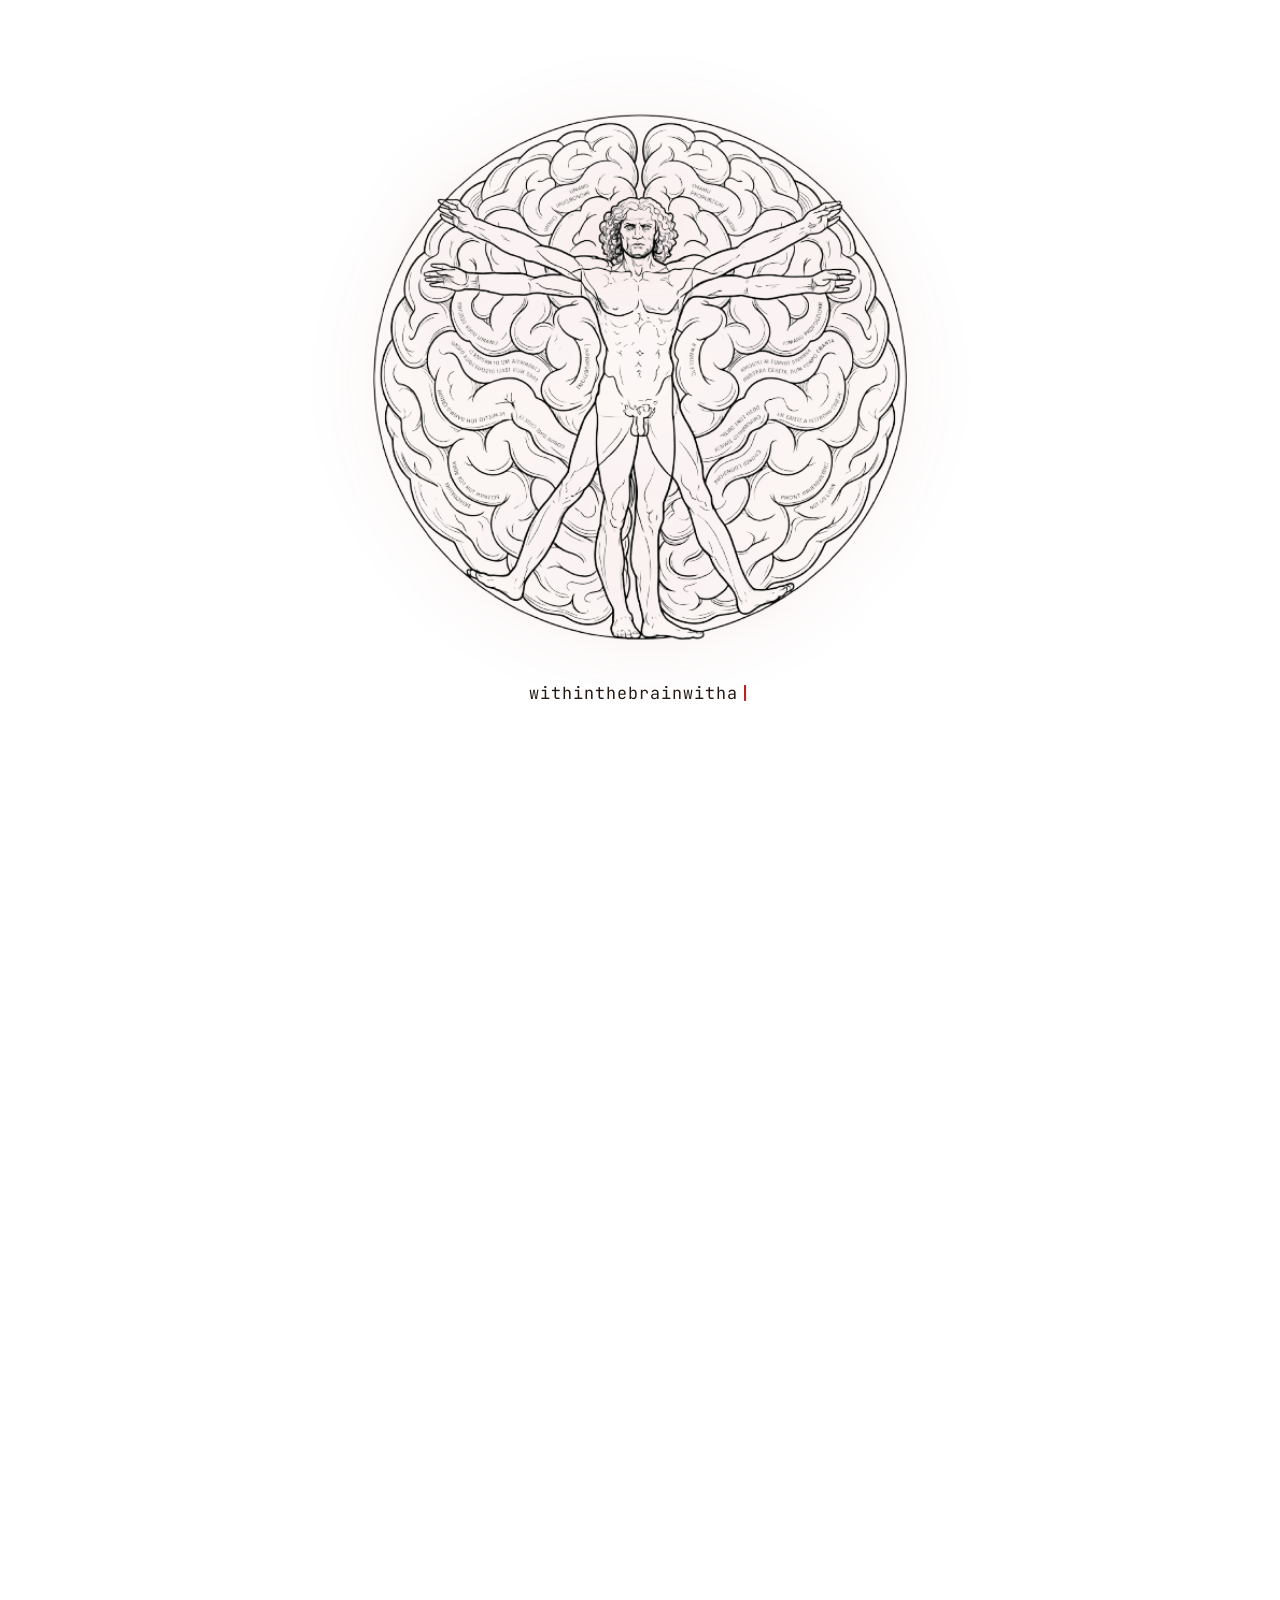
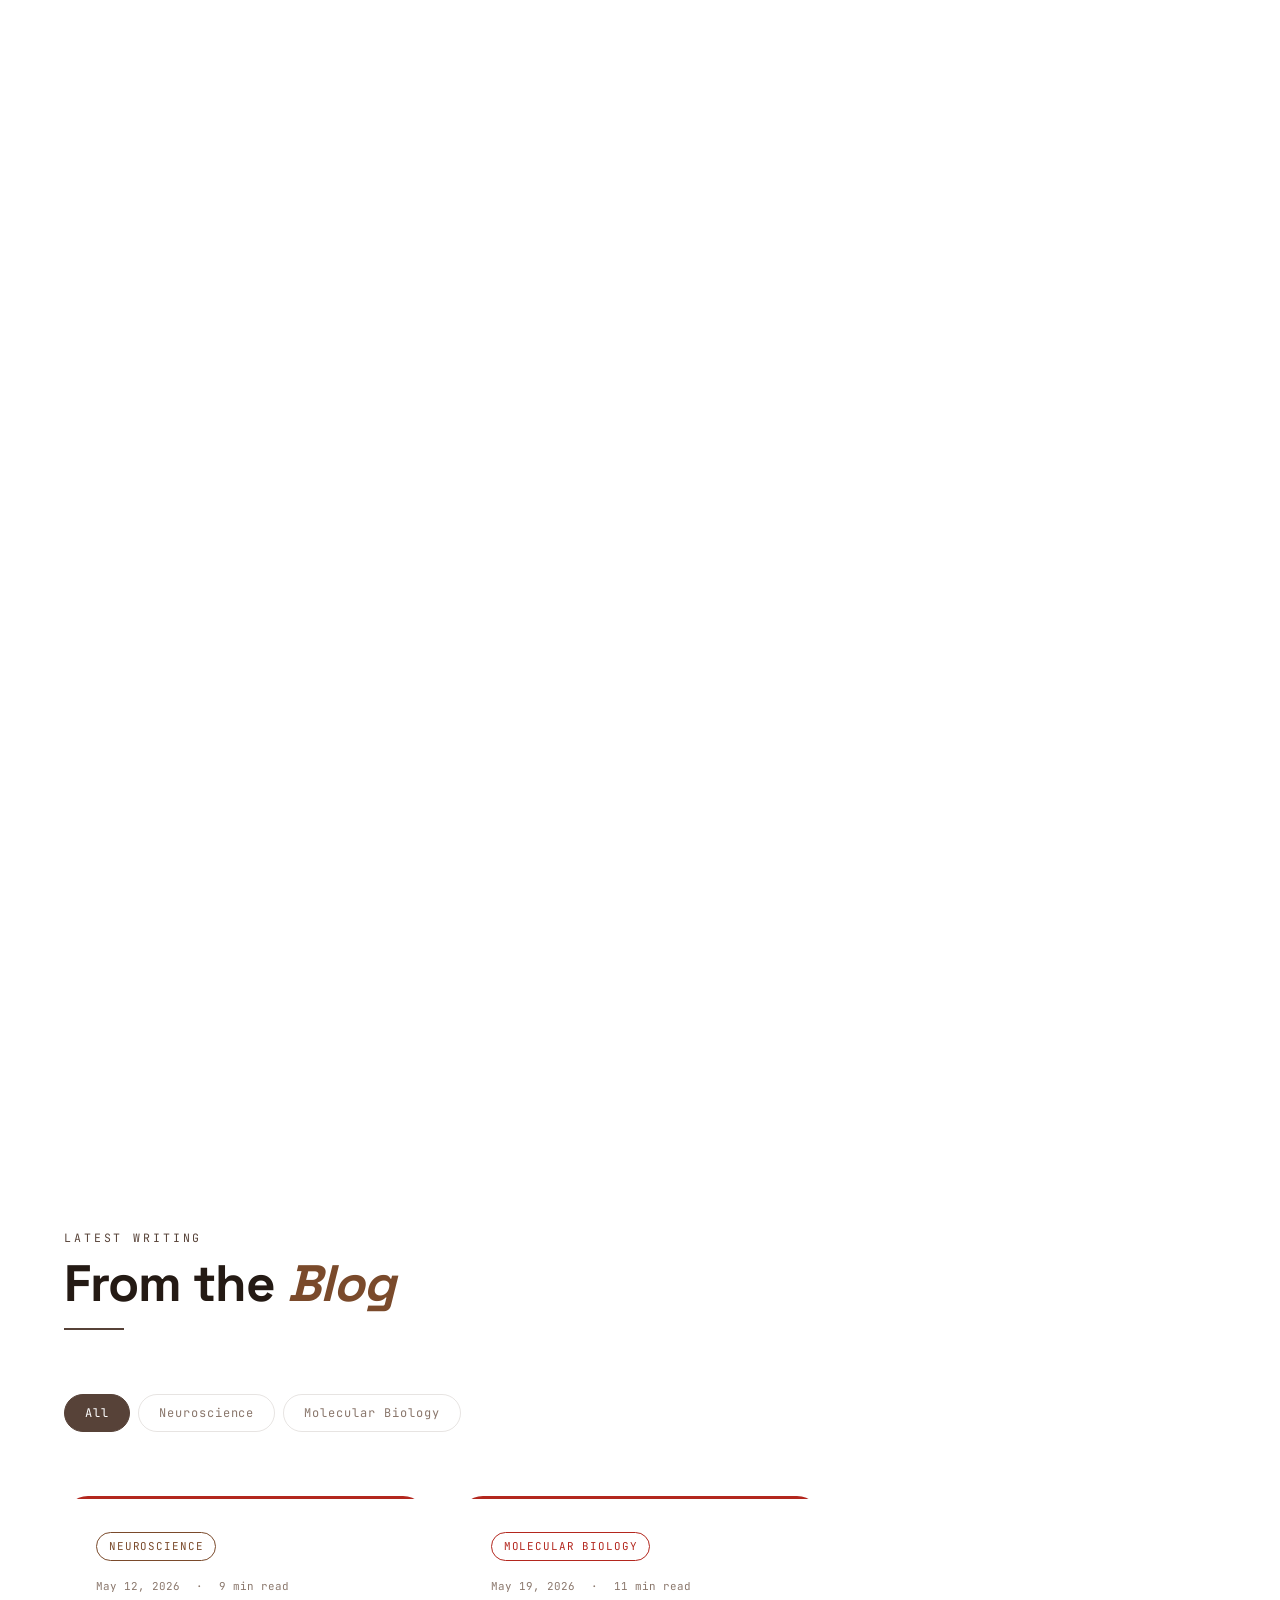
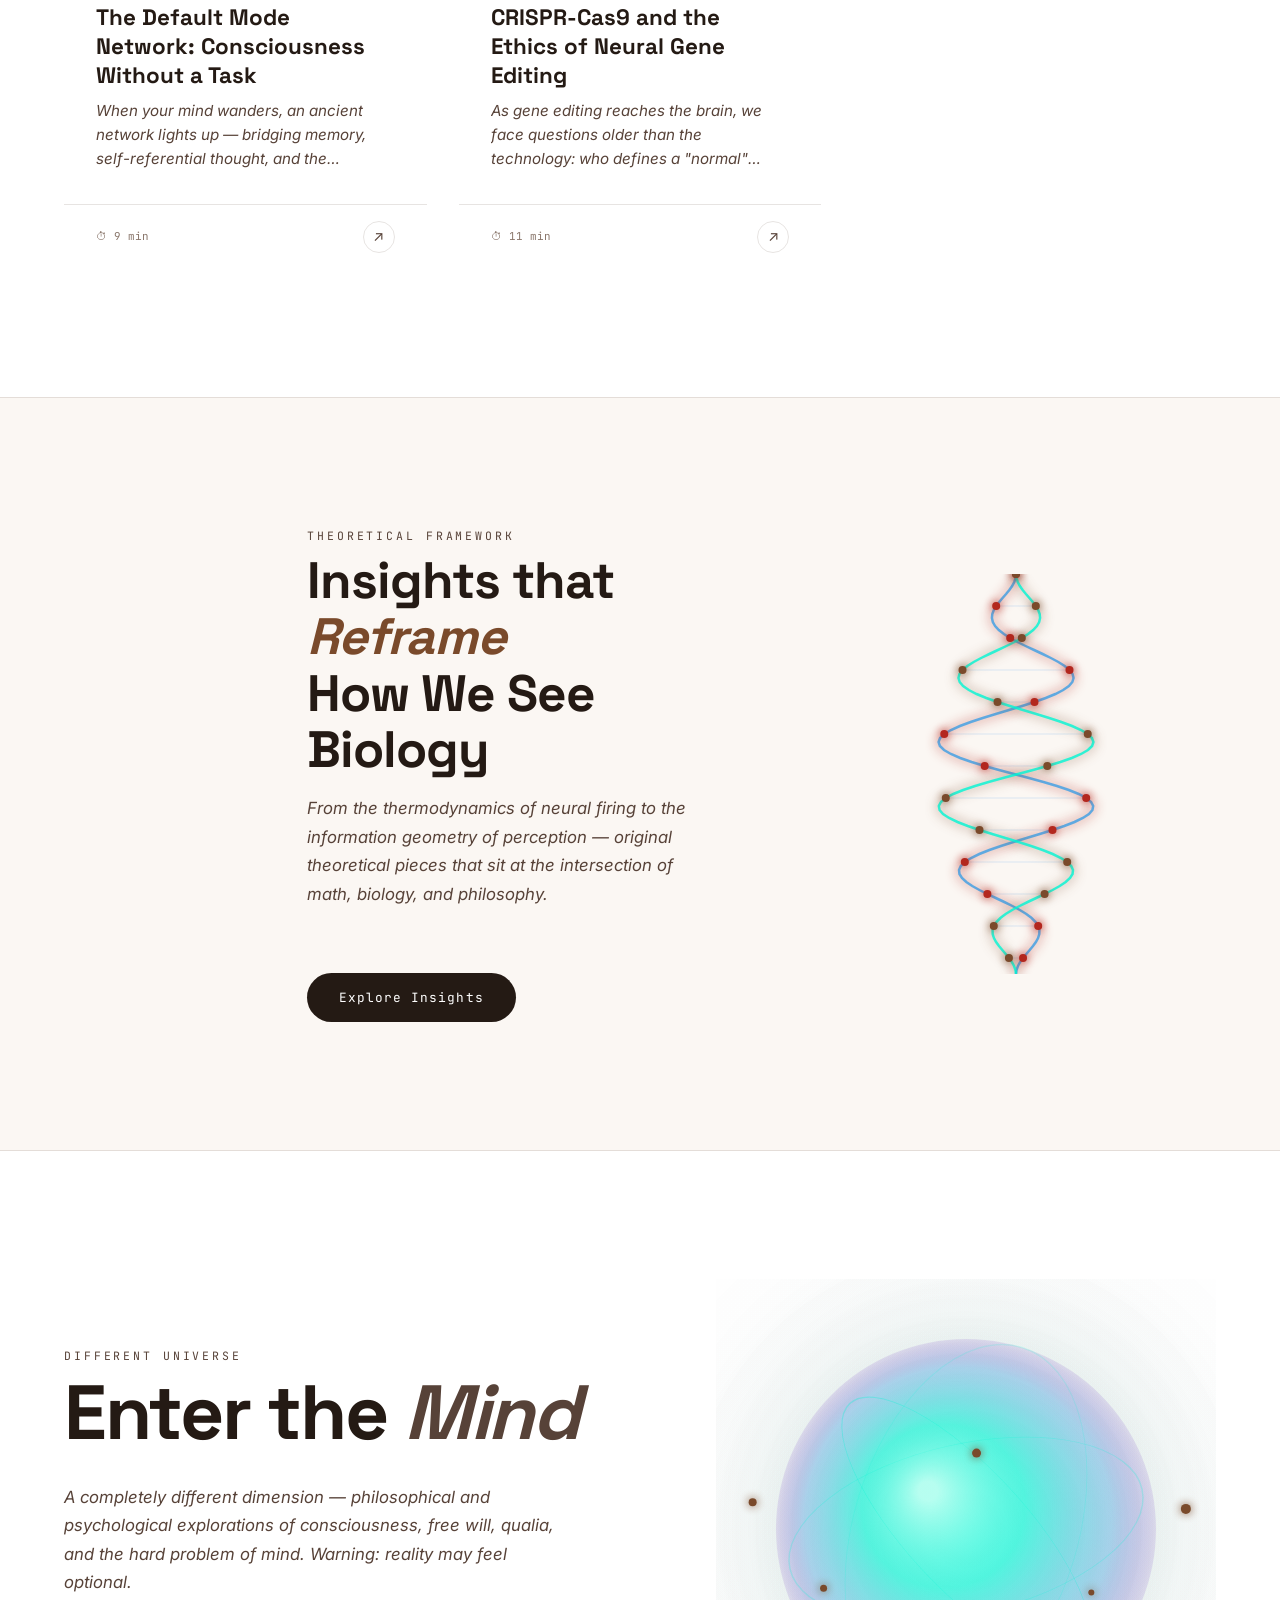
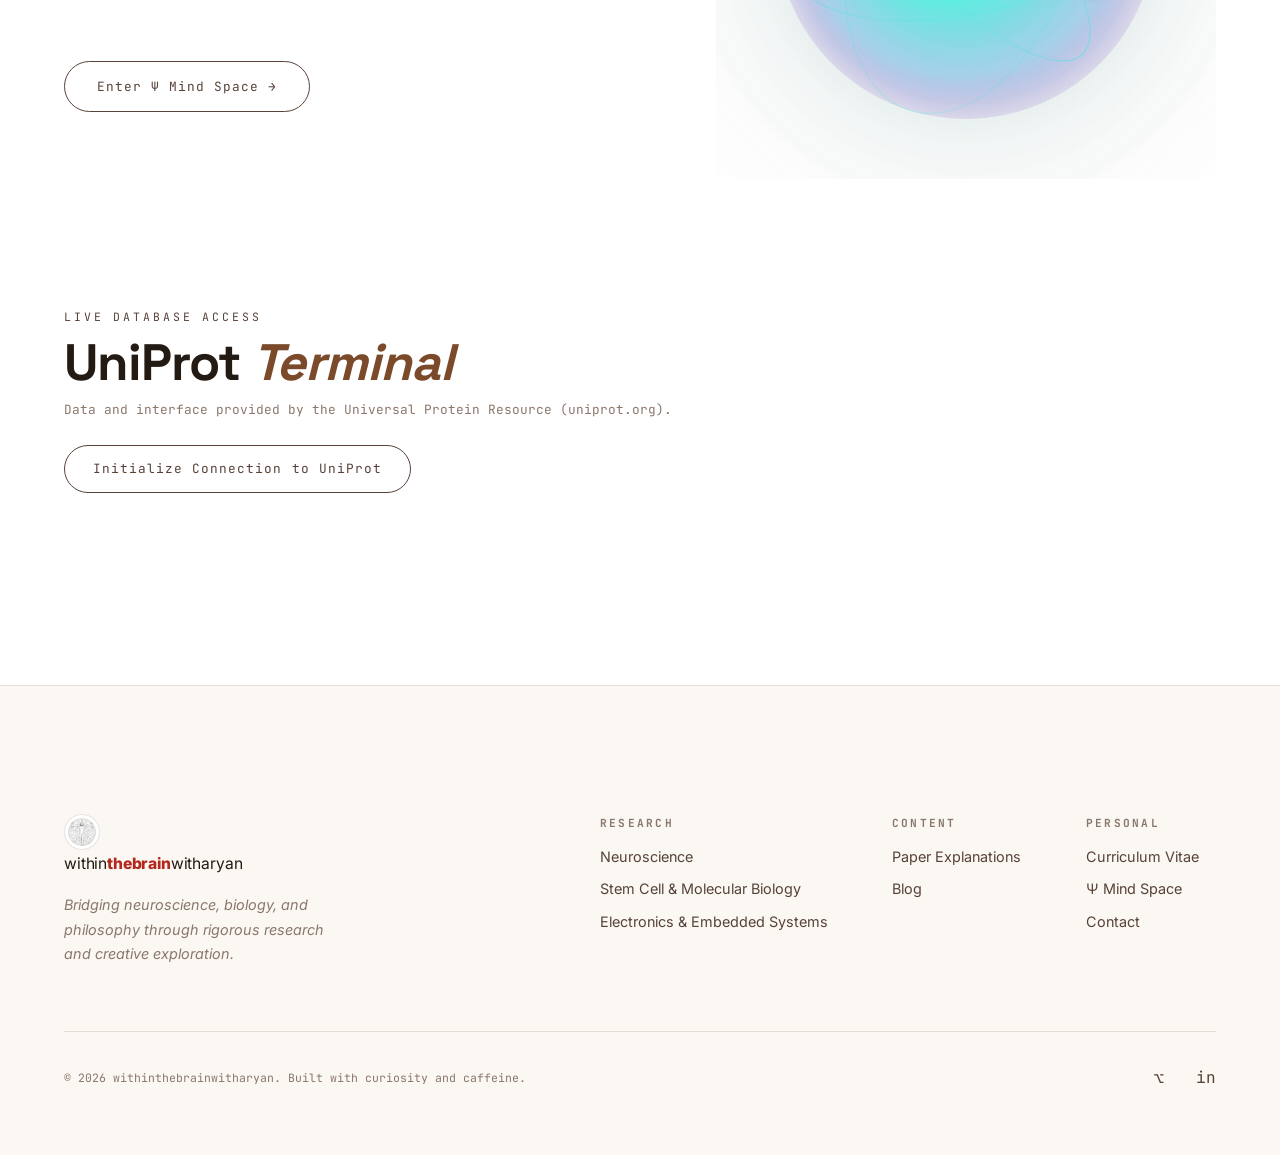
<file: index.html>
<!DOCTYPE html>
<html lang="en">
<head>
  <meta charset="UTF-8" />
  <meta name="viewport" content="width=device-width, initial-scale=1.0" />
  <title>withinthebrainwitharyan — Brain, Biology & Beyond</title>
  <link rel="icon" type="image/png" sizes="32x32" href="assets/favicon-32.png" />
  <link rel="icon" type="image/png" sizes="16x16" href="assets/favicon-16.png" />
  <link rel="apple-touch-icon" sizes="180x180" href="assets/favicon-180.png" />
  <meta name="description" content="A research-driven exploration of neuroscience, stem cell & molecular biology, electronics, and the philosophy of mind." />
  <link rel="preconnect" href="https://fonts.googleapis.com" />
  <link rel="preconnect" href="https://fonts.gstatic.com" crossorigin />
  <link href="https://fonts.googleapis.com/css2?family=Inter:wght@300;400;600;700&family=Space+Grotesk:wght@400;600;700&family=JetBrains+Mono:wght@300;400;500&display=swap" rel="stylesheet" />
  <link rel="stylesheet" href="css/main.css" />
  <link rel="stylesheet" href="css/animations.css" />
  <link rel="stylesheet" href="css/components.css" />
</head>
<body class="site-body" data-theme="dark">

  <!-- CUSTOM CURSOR -->
  <div class="cursor-dot" id="cursorDot"></div>
  <div class="cursor-ring" id="cursorRing"></div>

  <!-- LOADING SCREEN -->
  <div class="loader" id="loader">
    <div class="loader__inner">
      <img src="assets/logo.png" alt="withinthebrainwitharyan logo" class="loader__logo" />
      <p class="loader__typing"><span id="loaderTypingText"></span><span class="loader__cursor">|</span></p>
      <button class="loader__enter" id="loaderEnter" type="button">Enter My Website</button>
    </div>
  </div>

  <!-- NAV -->
  <nav class="nav" id="mainNav">
    <div class="nav__logo">
      <img src="assets/logo.png" alt="withinthebrainwitharyan logo" class="nav__logo-mark nav__logo-img" /><span class="nav__logo-text">within<em>thebrain</em>witharyan</span>
    </div>
    <button class="nav__toggle" id="navToggle" aria-label="Menu">
      <span></span><span></span><span></span>
    </button>
    <ul class="nav__links" id="navLinks">
      <li><a href="index.html"        class="nav__link active"  data-label="01">Blog</a></li>
      <li><a href="research.html"     class="nav__link"         data-label="02">Research</a></li>
      <li><a href="papers.html"       class="nav__link"         data-label="03">Papers</a></li>
      <li><a href="neuroscience.html" class="nav__link"         data-label="04">Neuro</a></li>
      <li><a href="cv.html"           class="nav__link"         data-label="05">CV</a></li>
      <li><a href="philosophy.html"   class="nav__link nav__link--special" data-label="∞">Ψ Mind</a></li>
    </ul>
  </nav>

  <!-- HERO -->
  <div class="hero-track" id="heroTrack">
    <section class="hero" id="hero">
      <div class="hero__canvas" id="heroCanvas"></div>
      <div class="hero__content">
        <p class="hero__eyebrow reveal-up">Neuroscience · Stem Cell Biology · Electronics</p>
        <h1 class="hero__title reveal-up" data-typewriter="true">
          <span class="hero__title-line">Mapping the</span>
          <span class="hero__title-line hero__title-line--accent">Architecture</span>
          <span class="hero__title-line">of Thought</span>
        </h1>
        <p class="hero__sub reveal-up">
          Deep explorations in neuroscience, stem cell & molecular biology, and the electronics that make it
          measurable — distilled into research articles, paper breakdowns, and theoretical insights.
        </p>
        <div class="hero__cta reveal-up">
          <a href="#blog" class="btn btn--primary">Explore Blog</a>
          <a href="research.html" class="btn btn--ghost">View Research</a>
        </div>
      </div>
      <div class="hero__scroll-indicator">
        <span>Scroll</span>
        <div class="hero__scroll-line"></div>
      </div>
    </section>
  </div>

  <!-- SEQUENCE PREDICTION ENGINE removed from homepage (moved to Research page) -->

  <!-- FEATURED BLOG -->
  <section class="section blog-section" id="blog">
    <div class="section__header">
      <p class="section__label">Latest Writing</p>
      <h2 class="section__title">From the <em>Blog</em></h2>
      <div class="section__line"></div>
    </div>

    <!-- FILTER TABS -->
    <div class="filter-tabs" id="blogFilter">
      <button class="filter-tab active" data-filter="all">All</button>
      <button class="filter-tab" data-filter="neuroscience">Neuroscience</button>
      <button class="filter-tab" data-filter="biology">Molecular Biology</button>
    </div>

    <div class="blog-grid" id="blogGrid">
      <!-- Cards injected by JS from BLOG_DATA -->
    </div>
  </section>

  <!-- THEORETICAL INSIGHTS TEASER -->
  <section class="section insight-teaser">
    <div class="insight-teaser__bg"></div>
    <div class="insight-teaser__content">
      <p class="section__label">Theoretical Framework</p>
      <h2 class="section__title">Insights that <em>Reframe</em><br>How We See Biology</h2>
      <p class="insight-teaser__desc">
        From the thermodynamics of neural firing to the information geometry of perception —
        original theoretical pieces that sit at the intersection of math, biology, and philosophy.
      </p>
      <a href="neuroscience.html" class="btn btn--primary">Explore Insights</a>
    </div>
    <div class="insight-teaser__visual">
      <canvas id="insightCanvas" class="insight-teaser__canvas"></canvas>
    </div>
  </section>

  <!-- PHILOSOPHY GATEWAY -->
  <section class="section philo-gateway">
    <div class="philo-gateway__inner">
      <div class="philo-gateway__text">
        <p class="section__label">Different Universe</p>
        <h2 class="philo-gateway__title">Enter the <em>Mind</em></h2>
        <p class="philo-gateway__desc">
          A completely different dimension — philosophical and psychological explorations of
          consciousness, free will, qualia, and the hard problem of mind.
          Warning: reality may feel optional.
        </p>
        <a href="philosophy.html" class="btn btn--neon">Enter Ψ Mind Space →</a>
      </div>
      <div class="philo-gateway__orb" id="philoOrb">
        <canvas id="orbCanvas"></canvas>
      </div>
    </div>
  </section>

  <!-- FOOTER -->
  <section class="section uniprot-gateway" style="padding-top: 0; padding-bottom: var(--space-2xl);">
    <div class="section__header">
      <p class="section__label">Live Database Access</p>
      <h2 class="section__title">UniProt <em>Terminal</em></h2>
      <p style="font-size: 0.8rem; color: var(--clr-text-3); font-family: var(--font-mono); margin-top: 0.5rem; margin-bottom: 1.5rem;">
        Data and interface provided by the Universal Protein Resource (uniprot.org).
      </p>
      <button id="loadUniprotBtn" class="btn btn--outline" style="border-color: var(--clr-text-2); color: var(--clr-text-2);">
        Initialize Connection to UniProt
      </button>
    </div>
    
    <div id="uniprotWrapper" style="display: none; width: 100%; height: 700px; border: 1px solid var(--clr-border); border-radius: var(--radius-md); overflow: hidden;">
      <iframe id="uniprotFrame" loading="lazy" style="width: 100%; height: 100%; border: none;"></iframe>
    </div>
  </section>

  <script>
    document.getElementById('loadUniprotBtn').addEventListener('click', function() {
      document.getElementById('uniprotWrapper').style.display = 'block';
      document.getElementById('uniprotFrame').src = 'https://www.uniprot.org/';
      this.style.display = 'none'; // Hide the button after clicking
    });
  </script>

  <footer class="footer">
    <div class="footer__top">
      <div class="footer__brand">
        <img src="assets/logo.png" alt="withinthebrainwitharyan logo" class="nav__logo-mark nav__logo-img" /><span class="nav__logo-text">within<em>thebrain</em>witharyan</span>
        <p>Bridging neuroscience, biology, and philosophy through rigorous research and creative exploration.</p>
      </div>
      <div class="footer__links">
        <div class="footer__col">
          <h4>Research</h4>
          <a href="research.html">Neuroscience</a>
          <a href="research.html">Stem Cell & Molecular Biology</a>
          <a href="research.html">Electronics & Embedded Systems</a>
        </div>
        <div class="footer__col">
          <h4>Content</h4>
          <a href="papers.html">Paper Explanations</a>
          <a href="index.html">Blog</a>
        </div>
        <div class="footer__col">
          <h4>Personal</h4>
          <a href="cv.html">Curriculum Vitae</a>
          <a href="philosophy.html">Ψ Mind Space</a>
          <a href="cv.html#contact">Contact</a>
        </div>
      </div>
    </div>
    <div class="footer__bottom">
      <p>© 2026 withinthebrainwitharyan. Built with curiosity and caffeine.</p>
      <div class="footer__socials">
        <a href="https://github.com/AryanPROFFESOR" target="_blank" rel="noopener" aria-label="GitHub">⌥</a>
        <a href="https://linkedin.com/in/aryan-09176b1b6" target="_blank" rel="noopener" aria-label="LinkedIn">in</a>
      </div>
    </div>
  </footer>

  <script src="https://3Dmol.csb.pitt.edu/build/3Dmol-min.js"></script>
  <script src="js/main.js" type="module"></script>
  <script src="js/particles-margin.js"></script>
</body>
</html>
</file>
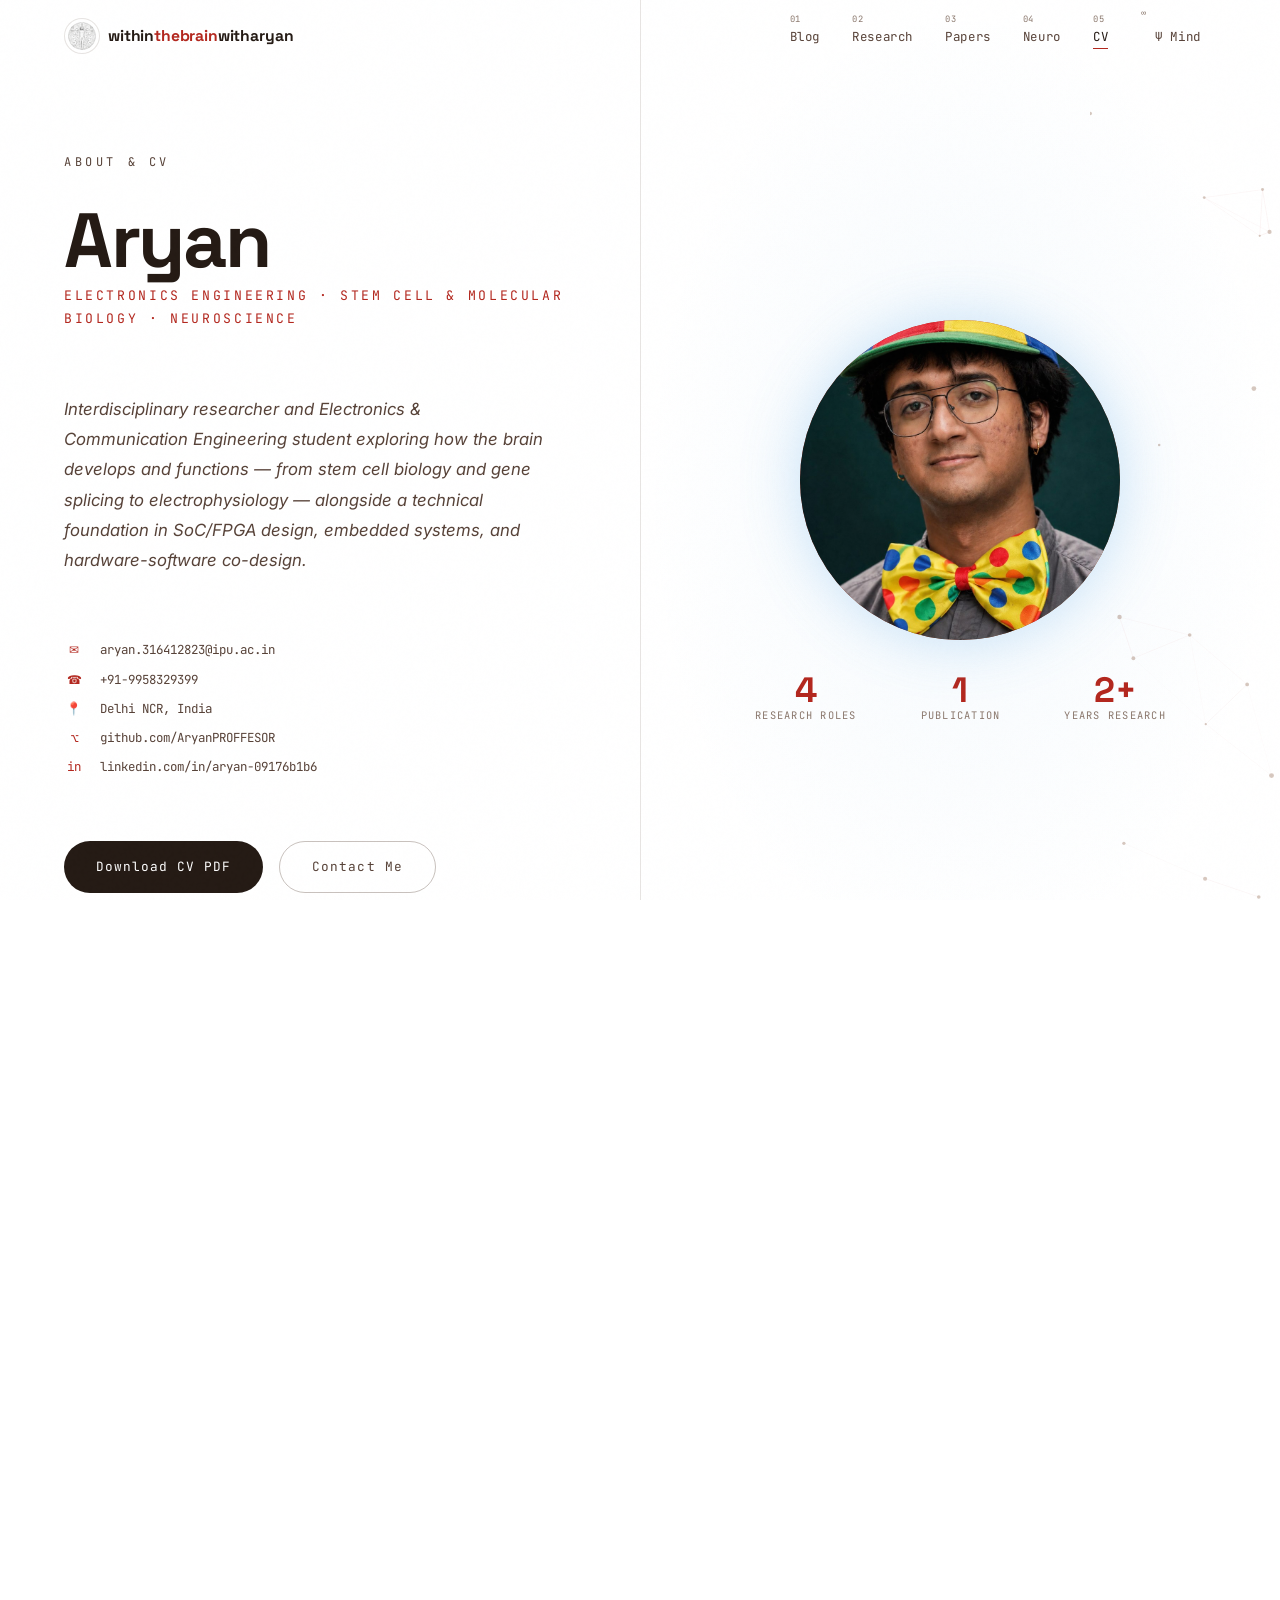
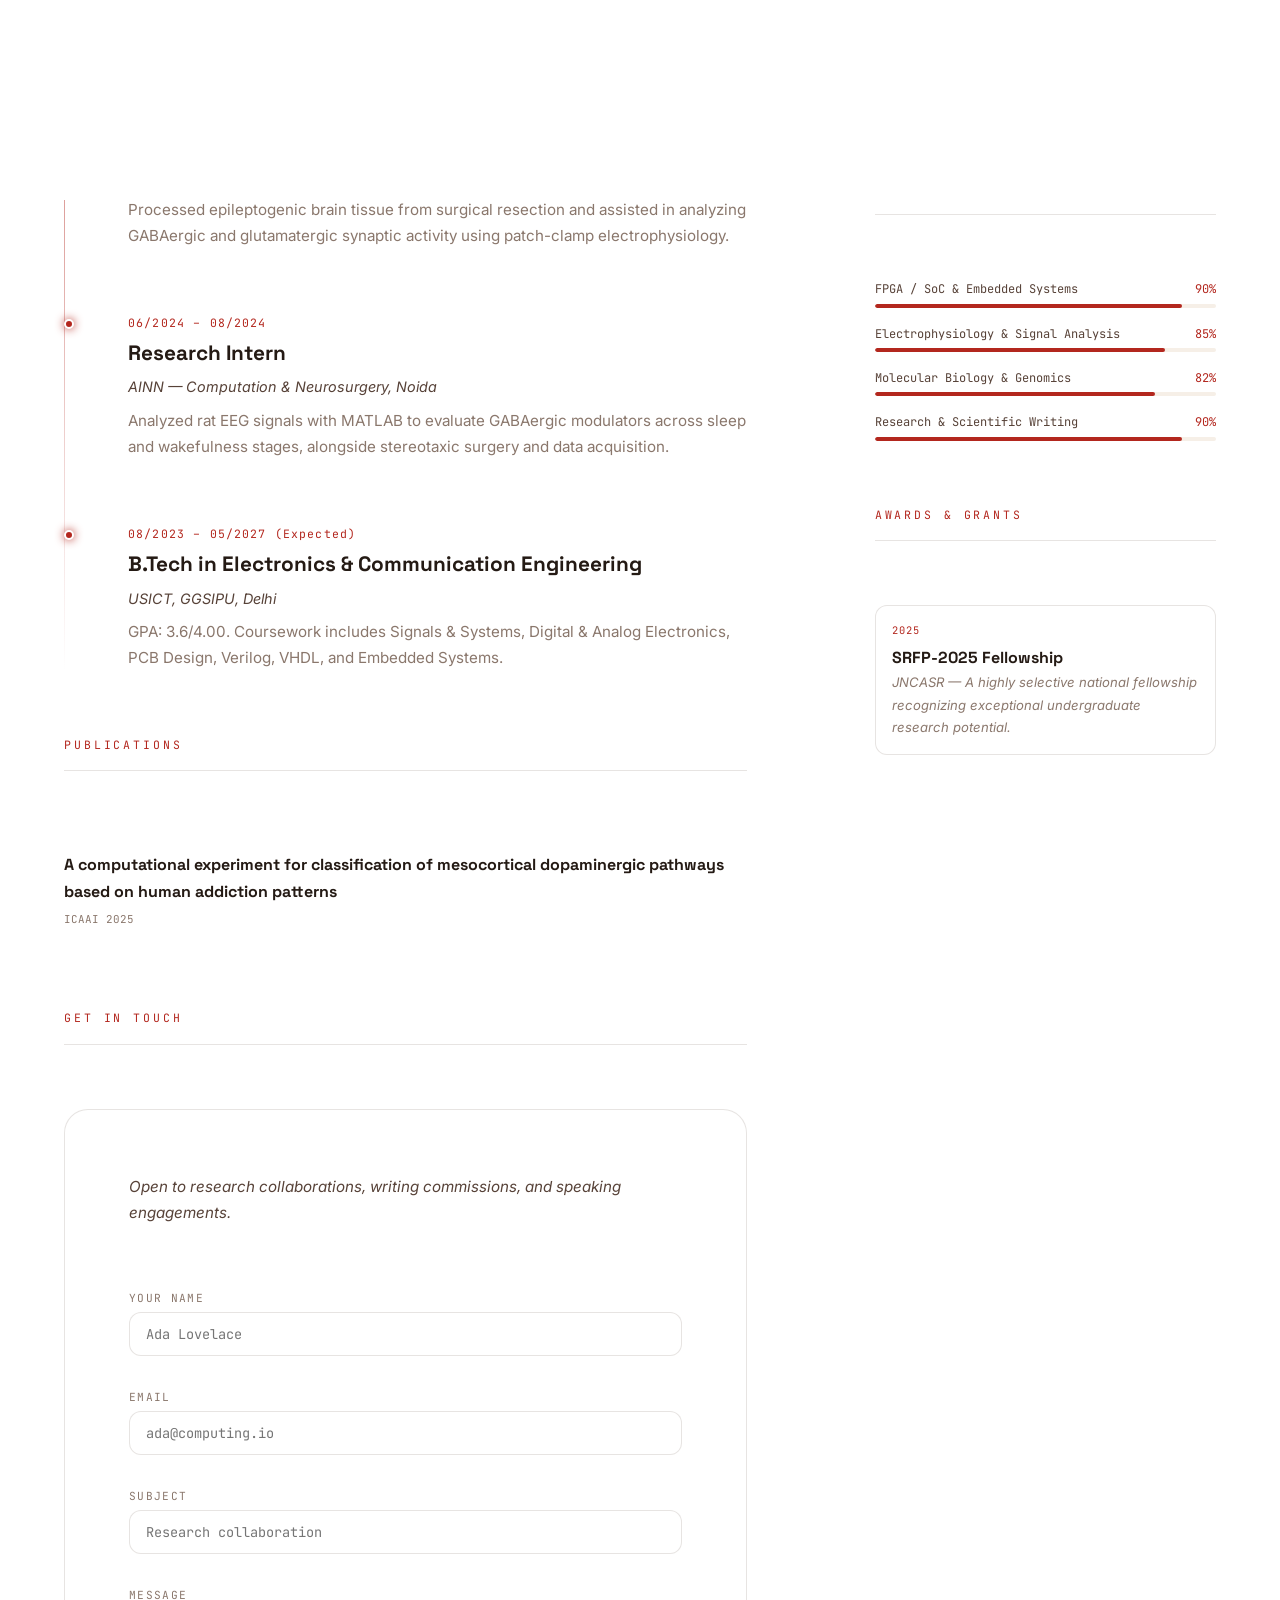
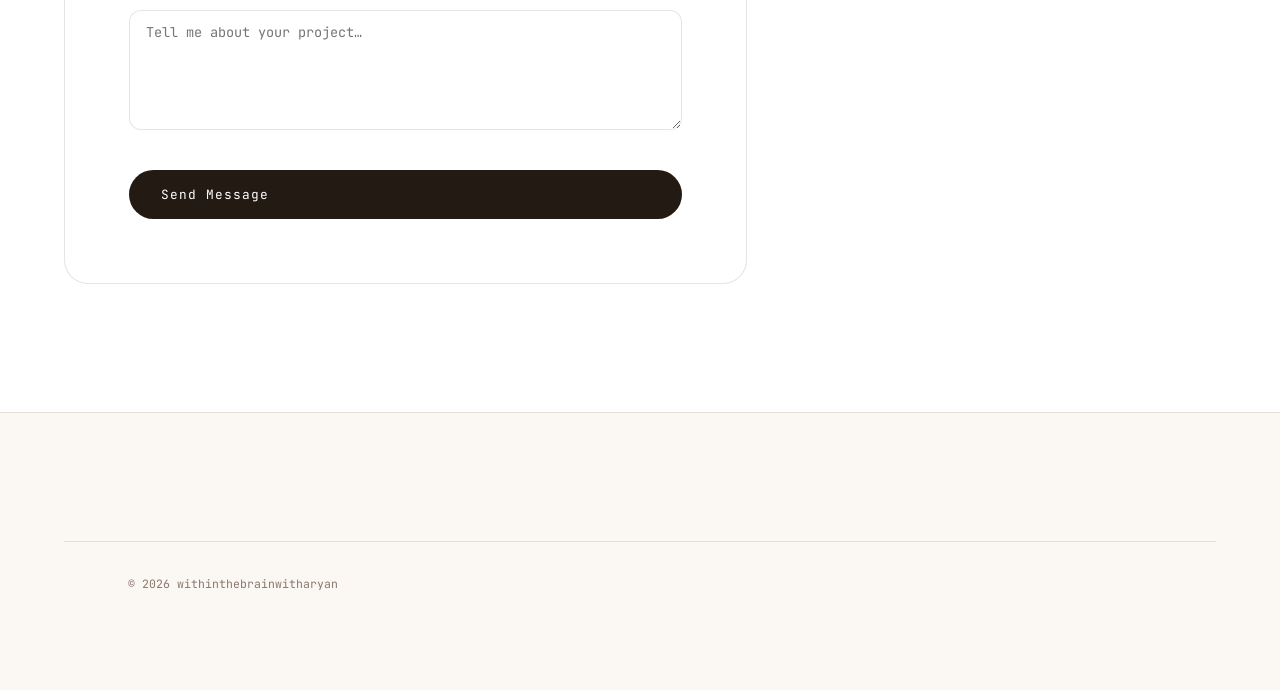
<file: cv.html>
<!DOCTYPE html>
<html lang="en">
<head>
  <meta charset="UTF-8" />
  <meta name="viewport" content="width=device-width, initial-scale=1.0" />
  <title>CV & Personal — withinthebrainwitharyan</title>
  <link rel="icon" type="image/png" sizes="32x32" href="assets/favicon-32.png" />
  <link rel="icon" type="image/png" sizes="16x16" href="assets/favicon-16.png" />
  <link rel="apple-touch-icon" sizes="180x180" href="assets/favicon-180.png" />
  <link rel="preconnect" href="https://fonts.googleapis.com" />
  <link href="https://fonts.googleapis.com/css2?family=Inter:wght@300;400;600;700&family=Space+Grotesk:wght@400;600;700&family=JetBrains+Mono:wght@300;400;500&display=swap" rel="stylesheet" />
  <link rel="stylesheet" href="css/main.css" />
  <link rel="stylesheet" href="css/animations.css" />
  <link rel="stylesheet" href="css/components.css" />
  <style>
    /* ── CV PAGE ──────────────────────────────────────────── */
    .cv-hero {
      min-height: 100vh;
      display: grid;
      grid-template-columns: 1fr 1fr;
      position: relative;
      overflow: hidden;
    }
    .cv-hero__left {
      padding: calc(var(--nav-h) + 5rem) var(--space-xl) 5rem;
      background: var(--clr-bg);
      display: flex; flex-direction: column; justify-content: center;
      position: relative; z-index: 2;
    }
    .cv-hero__right {
      background: var(--clr-surface);
      border-left: 1px solid var(--clr-border);
      display: flex; align-items: center; justify-content: center;
      padding: calc(var(--nav-h) + 3rem) var(--space-xl) 3rem;
      position: relative;
    }
    .cv-hero__right::before {
      content: '';
      position: absolute; inset: 0;
      background: radial-gradient(ellipse at 50% 50%, rgba(79,163,227,0.06), transparent 70%);
    }
    .cv-name {
      font-family: var(--font-display);
      font-size: clamp(3.5rem, 6vw, 6.5rem);
      font-weight: 800;
      line-height: 0.95;
      letter-spacing: -0.03em;
      margin-bottom: var(--space-sm);
    }
    .cv-name em { font-style: italic; color: var(--clr-accent-2); }
    .cv-title {
      font-family: var(--font-mono);
      font-size: 0.82rem;
      letter-spacing: 0.2em;
      color: var(--clr-accent);
      text-transform: uppercase;
      margin-bottom: var(--space-xl);
    }
    .cv-bio {
      font-size: 1.05rem;
      color: var(--clr-text-2);
      font-style: italic;
      line-height: 1.8;
      max-width: 480px;
      margin-bottom: var(--space-xl);
    }
    .cv-contact { display: flex; flex-direction: column; gap: var(--space-sm); margin-bottom: var(--space-xl); }
    .cv-contact__item {
      display: flex; align-items: center; gap: var(--space-md);
      font-family: var(--font-mono); font-size: 0.78rem; color: var(--clr-text-2);
    }
    .cv-contact__icon { color: var(--clr-accent); width: 20px; text-align: center; }
    .cv-actions { display: flex; gap: var(--space-md); flex-wrap: wrap; }
    /* Profile visual */
    .cv-profile { text-align: center; position: relative; z-index: 2; }
    .cv-avatar {
      width: 320px; height: 320px;
      border-radius: 50%;
      background: linear-gradient(135deg, var(--clr-accent), var(--clr-accent-2));
      margin: 0 auto var(--space-lg);
      display: flex; align-items: center; justify-content: center;
      overflow: hidden;
      box-shadow: 0 0 60px rgba(79,163,227,0.3);
      animation: glow-pulse 3s ease-in-out infinite;
      position: relative;
    }
    .cv-avatar img { width: 100%; height: 100%; object-fit: cover; display: block; }
    .cv-avatar::after {
      content: '';
      position: absolute; inset: -6px;
      border-radius: 50%;
      border: 1px solid rgba(79,163,227,0.3);
      animation: consciousness-wave 4s ease-in-out infinite;
    }
    .cv-avatar-ring {
      position: absolute; inset: -16px;
      border-radius: 50%;
      border: 1px solid rgba(79,163,227,0.1);
    }
    .cv-stats { display: flex; gap: var(--space-xl); justify-content: center; }
    .cv-stat { text-align: center; }
    .cv-stat__num { font-family: var(--font-display); font-size: 2.2rem; font-weight: 800; color: var(--clr-accent); }
    .cv-stat__label { font-family: var(--font-mono); font-size: 0.65rem; letter-spacing: .12em; color: var(--clr-text-3); text-transform: uppercase; }
    /* CV Main */
    .cv-main {
      max-width: var(--max-width); margin: 0 auto;
      padding: var(--space-2xl) var(--space-xl);
      display: grid; grid-template-columns: 2fr 1fr;
      gap: var(--space-2xl); align-items: start;
    }
    .cv-section-title {
      font-family: var(--font-mono);
      font-size: 0.72rem; letter-spacing: .25em;
      color: var(--clr-accent); text-transform: uppercase;
      margin-bottom: var(--space-xl);
      padding-bottom: var(--space-md);
      border-bottom: 1px solid var(--clr-border);
    }
    /* Sidebar */
    .cv-sidebar { position: sticky; top: calc(var(--nav-h) + 2rem); }
    .cv-sidebar-section { margin-bottom: var(--space-xl); }
    .skill-group { margin-bottom: var(--space-lg); }
    .skill-group__label {
      font-family: var(--font-mono); font-size: 0.7rem;
      letter-spacing: .12em; color: var(--clr-text-3);
      text-transform: uppercase; margin-bottom: var(--space-sm);
    }
    .skill-tags { display: flex; flex-wrap: wrap; gap: var(--space-xs); }
    /* Publications */
    .pub-item {
      padding: var(--space-md) 0;
      border-bottom: 1px solid var(--clr-border);
    }
    .pub-item:last-child { border-bottom: none; }
    .pub-item__title { font-family: var(--font-display); font-size: 1rem; font-weight: 700; margin-bottom: 4px; }
    .pub-item__meta { font-family: var(--font-mono); font-size: 0.68rem; color: var(--clr-text-3); }
    /* Contact form */
    .contact-section {
      background: var(--clr-surface);
      border: 1px solid var(--clr-border);
      border-radius: var(--radius-lg);
      padding: var(--space-xl);
    }
    .contact-field { margin-bottom: var(--space-lg); }
    .contact-label {
      display: block; font-family: var(--font-mono);
      font-size: 0.7rem; letter-spacing: .12em;
      color: var(--clr-text-3); text-transform: uppercase;
      margin-bottom: var(--space-xs);
    }
    .contact-input {
      width: 100%; padding: 12px 16px;
      background: var(--clr-bg);
      border: 1px solid var(--clr-border);
      border-radius: var(--radius-md);
      color: var(--clr-text);
      font-family: var(--font-mono); font-size: 0.85rem;
      outline: none;
      transition: border-color var(--dur-fast), box-shadow var(--dur-fast);
    }
    .contact-input:focus { border-color: var(--clr-accent); box-shadow: 0 0 0 3px rgba(79,163,227,.1); }
    .contact-textarea { min-height: 120px; resize: vertical; }
    @media (max-width: 1024px) {
      .cv-hero { grid-template-columns: 1fr; }
      .cv-hero__right { display: none; }
      .cv-main { grid-template-columns: 1fr; }
      .cv-sidebar { position: static; }
    }
  </style>
</head>
<body class="site-body" data-theme="dark">
  <div class="cursor-dot" id="cursorDot"></div>
  <div class="cursor-ring" id="cursorRing"></div>

  <nav class="nav" id="mainNav">
    <div class="nav__logo"><img src="assets/logo.png" alt="withinthebrainwitharyan logo" class="nav__logo-mark nav__logo-img" /><span class="nav__logo-text">within<em>thebrain</em>witharyan</span></div>
    <button class="nav__toggle" id="navToggle"><span></span><span></span><span></span></button>
    <ul class="nav__links" id="navLinks">
      <li><a href="index.html"        class="nav__link"        data-label="01">Blog</a></li>
      <li><a href="research.html"     class="nav__link"        data-label="02">Research</a></li>
      <li><a href="papers.html"       class="nav__link"        data-label="03">Papers</a></li>
      <li><a href="neuroscience.html" class="nav__link"        data-label="04">Neuro</a></li>
      <li><a href="cv.html"           class="nav__link active" data-label="05">CV</a></li>
      <li><a href="philosophy.html"   class="nav__link nav__link--special" data-label="∞">Ψ Mind</a></li>
    </ul>
  </nav>

  <!-- HERO -->
  <div class="cv-hero">
    <div class="cv-hero__left">
      <p class="hero__eyebrow reveal-up">About & CV</p>
      <h1 class="cv-name reveal-up">Aryan<br></h1>
      <p class="cv-title reveal-up">Electronics Engineering · Stem Cell & Molecular Biology · Neuroscience</p>
      <p class="cv-bio reveal-up">
        Interdisciplinary researcher and Electronics & Communication Engineering student exploring how the brain develops and functions — from stem cell biology and gene splicing to electrophysiology — alongside a technical foundation in SoC/FPGA design, embedded systems, and hardware-software co-design.
      </p>
      <div class="cv-contact reveal-up">
        <div class="cv-contact__item"><span class="cv-contact__icon">✉</span> aryan.316412823@ipu.ac.in</div>
        <div class="cv-contact__item"><span class="cv-contact__icon">☎</span> +91-9958329399</div>
        <div class="cv-contact__item"><span class="cv-contact__icon">📍</span> Delhi NCR, India</div>
        <div class="cv-contact__item"><span class="cv-contact__icon">⌥</span> <a href="https://github.com/AryanPROFFESOR" target="_blank" rel="noopener" style="color:inherit">github.com/AryanPROFFESOR</a></div>
        <div class="cv-contact__item"><span class="cv-contact__icon">in</span> <a href="https://linkedin.com/in/aryan-09176b1b6" target="_blank" rel="noopener" style="color:inherit">linkedin.com/in/aryan-09176b1b6</a></div>
      </div>
      <div class="cv-actions reveal-up">
        <a href="Aryan_CV.pdf" target="_blank" class="btn btn--primary">Download CV PDF</a>
        <a href="#contact" class="btn btn--ghost">Contact Me</a>
      </div>
    </div>
    <div class="cv-hero__right">
      <div class="cv-profile">
        <div class="cv-avatar">
          <img src="assets/aryan-photo.jpg" alt="Aryan" />
          <div class="cv-avatar-ring"></div>
        </div>
        <div class="cv-stats">
          <div class="cv-stat"><div class="cv-stat__num">4</div><div class="cv-stat__label">Research Roles</div></div>
          <div class="cv-stat"><div class="cv-stat__num">1</div><div class="cv-stat__label">Publication</div></div>
          <div class="cv-stat"><div class="cv-stat__num">2+</div><div class="cv-stat__label">Years Research</div></div>
        </div>
      </div>
    </div>
  </div>

  <!-- CV MAIN -->
  <div class="cv-main">
    <!-- LEFT: Timeline + Publications -->
    <div>
      <!-- Education & Experience -->
      <p class="cv-section-title">Education & Experience</p>
      <div class="timeline" id="cvTimeline"></div>

      <!-- Publications -->
      <p class="cv-section-title" style="margin-top:4rem">Publications</p>
      <div id="pubList">
        <div class="pub-item">
          <div class="pub-item__title">A computational experiment for classification of mesocortical dopaminergic pathways based on human addiction patterns</div>
          <div class="pub-item__meta">ICAAI 2025</div>
        </div>
      </div>

      <!-- Contact -->
      <p class="cv-section-title" style="margin-top:4rem" id="contact">Get In Touch</p>
      <div class="contact-section">
        <p style="font-size:.95rem;color:var(--clr-text-2);font-style:italic;margin-bottom:var(--space-xl)">
          Open to research collaborations, writing commissions, and speaking engagements.
        </p>
        <div class="contact-field">
          <label class="contact-label">Your Name</label>
          <input type="text" class="contact-input" placeholder="Ada Lovelace" />
        </div>
        <div class="contact-field">
          <label class="contact-label">Email</label>
          <input type="email" class="contact-input" placeholder="ada@computing.io" />
        </div>
        <div class="contact-field">
          <label class="contact-label">Subject</label>
          <input type="text" class="contact-input" placeholder="Research collaboration" />
        </div>
        <div class="contact-field">
          <label class="contact-label">Message</label>
          <textarea class="contact-input contact-textarea" placeholder="Tell me about your project…"></textarea>
        </div>
        <button class="btn btn--primary" style="width:100%">Send Message</button>
      </div>
    </div>

    <!-- RIGHT SIDEBAR -->
    <aside class="cv-sidebar">
      <div class="cv-sidebar-section">
        <p class="cv-section-title">Technical Skills</p>
        <div class="skill-group">
          <div class="skill-group__label">Programming & Hardware</div>
          <div class="skill-tags">
            <span class="tag tag--neuro">C / C++</span>
            <span class="tag tag--neuro">Python</span>
            <span class="tag tag--neuro">R</span>
            <span class="tag tag--neuro">MATLAB / Simulink</span>
            <span class="tag tag--neuro">VHDL / Verilog</span>
            <span class="tag tag--neuro">SystemVerilog</span>
          </div>
        </div>
        <div class="skill-group">
          <div class="skill-group__label">Tools & Systems</div>
          <div class="skill-tags">
            <span class="tag tag--bio">AMD Vivado / Vitis</span>
            <span class="tag tag--bio">KiCad</span>
            <span class="tag tag--bio">Cadence</span>
            <span class="tag tag--bio">FreeRTOS</span>
            <span class="tag tag--bio">ROS2</span>
            <span class="tag tag--bio">Git</span>
          </div>
        </div>
        <div class="skill-group">
          <div class="skill-group__label">Neuroscience & Wet-Lab</div>
          <div class="skill-tags">
            <span class="tag tag--cv">Patch-clamp</span>
            <span class="tag tag--cv">Stereotaxic surgery</span>
            <span class="tag tag--cv">PCR / RNA extraction</span>
            <span class="tag tag--cv">Gene cloning</span>
            <span class="tag tag--cv">Western blot</span>
          </div>
        </div>
        <div class="skill-group">
          <div class="skill-group__label">AI, Data & Bioinformatics</div>
          <div class="skill-tags">
            <span class="tag tag--theory">PyTorch</span>
            <span class="tag tag--theory">OpenCV</span>
            <span class="tag tag--theory">NGS pipelines</span>
            <span class="tag tag--theory">scRNA-seq</span>
            <span class="tag tag--theory">PyMOL</span>
          </div>
        </div>
      </div>

      <!-- Proficiency bars -->
      <div class="cv-sidebar-section">
        <p class="cv-section-title">Proficiency</p>
        <div class="skill-bar"><div class="skill-bar__header"><span>FPGA / SoC & Embedded Systems</span><span class="skill-bar__pct">90%</span></div><div class="progress"><div class="progress__fill" style="width:90%"></div></div></div>
        <div class="skill-bar" style="margin-top:var(--space-md)"><div class="skill-bar__header"><span>Electrophysiology & Signal Analysis</span><span class="skill-bar__pct">85%</span></div><div class="progress"><div class="progress__fill" style="width:85%"></div></div></div>
        <div class="skill-bar" style="margin-top:var(--space-md)"><div class="skill-bar__header"><span>Molecular Biology & Genomics</span><span class="skill-bar__pct">82%</span></div><div class="progress"><div class="progress__fill" style="width:82%"></div></div></div>
        <div class="skill-bar" style="margin-top:var(--space-md)"><div class="skill-bar__header"><span>Research & Scientific Writing</span><span class="skill-bar__pct">90%</span></div><div class="progress"><div class="progress__fill" style="width:90%"></div></div></div>
      </div>

      <!-- Awards -->
      <div class="cv-sidebar-section">
        <p class="cv-section-title">Awards & Grants</p>
        <div style="display:flex;flex-direction:column;gap:var(--space-md)">
          <div style="padding:var(--space-md);background:var(--clr-surface);border:1px solid var(--clr-border);border-radius:var(--radius-md)">
            <div style="font-family:var(--font-mono);font-size:.65rem;color:var(--clr-accent);letter-spacing:.1em;margin-bottom:4px">2025</div>
            <div style="font-family:var(--font-display);font-size:1rem;font-weight:700">SRFP-2025 Fellowship</div>
            <div style="font-size:.82rem;color:var(--clr-text-3);font-style:italic">JNCASR — A highly selective national fellowship recognizing exceptional undergraduate research potential.</div>
          </div>
        </div>
      </div>
    </aside>
  </div>

  <footer class="footer">
    <div class="footer__bottom" style="border-top:1px solid var(--clr-border);padding:var(--space-lg) var(--space-xl)">
      <p>© 2026 withinthebrainwitharyan</p>
    </div>
  </footer>

  <script src="js/shared.js" type="module"></script>
  <script type="module">
    const TIMELINE_DATA = [
      { date:'05/2026 – Present', title:'Intern, SCCS (Satellite & Cellular Communication Systems)', org:'Bharat Electronics Limited (BEL), Ghaziabad', desc:'Developing custom VHDL logic on the Zynq-7020 (ZedBoard), integrating Programmable Logic with bare-metal C via AMBA AXI, and building a real-time audio spectrogram pipeline over I2S/UART. Assisting with integration and tuning of defense-grade Satcom-On-The-Move (SOTM) terminals.' },
      { date:'06/2025 – 09/2025', title:'Research Fellow (SRFP)', org:'Molecular Biology & Genetics Unit, JNCASR', desc:'Investigated minigene splicing assays for Orofacial Digital Syndrome and its possible link to epilepsy — cloning genes into plasmids, preparing RNA samples, and running computational docking and RNA-seq differential expression analysis.' },
      { date:'01/2025 – 02/2025', title:'Research Intern', org:'Department of Biophysics, AIIMS Delhi', desc:'Processed epileptogenic brain tissue from surgical resection and assisted in analyzing GABAergic and glutamatergic synaptic activity using patch-clamp electrophysiology.' },
      { date:'06/2024 – 08/2024', title:'Research Intern', org:'AINN — Computation & Neurosurgery, Noida', desc:'Analyzed rat EEG signals with MATLAB to evaluate GABAergic modulators across sleep and wakefulness stages, alongside stereotaxic surgery and data acquisition.' },
      { date:'08/2023 – 05/2027 (Expected)', title:'B.Tech in Electronics & Communication Engineering', org:'USICT, GGSIPU, Delhi', desc:'GPA: 3.6/4.00. Coursework includes Signals & Systems, Digital & Analog Electronics, PCB Design, Verilog, VHDL, and Embedded Systems.' },
    ];

    const timeline = document.getElementById('cvTimeline');
    if (timeline) {
      timeline.innerHTML = TIMELINE_DATA.map(item => `
        <div class="timeline__item" data-reveal>
          <div class="timeline__date">${item.date}</div>
          <div class="timeline__title">${item.title}</div>
          <div class="timeline__org">${item.org}</div>
          <div class="timeline__desc">${item.desc}</div>
        </div>
      `).join('');
    }
    window.observeReveals?.(timeline);
  </script>
  <script src="js/particles-margin.js"></script>
</body>
</html>
</file>
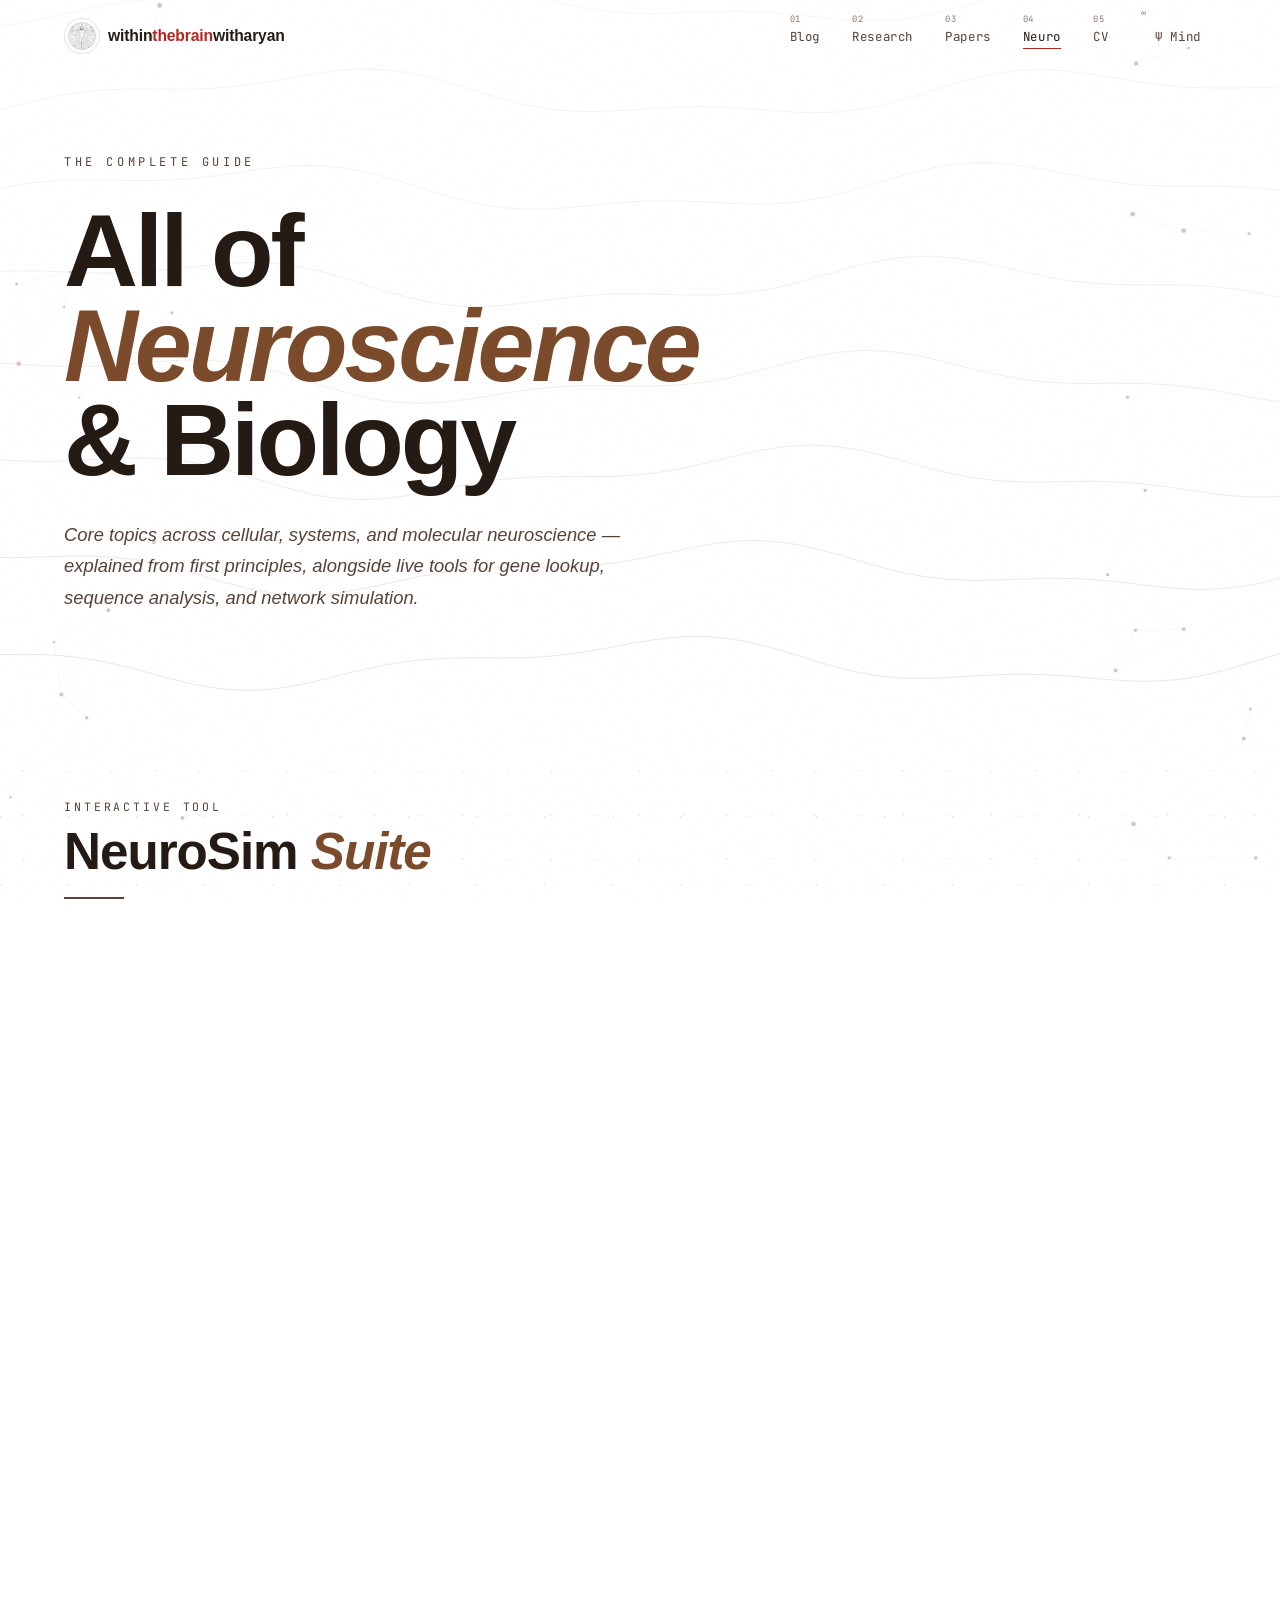
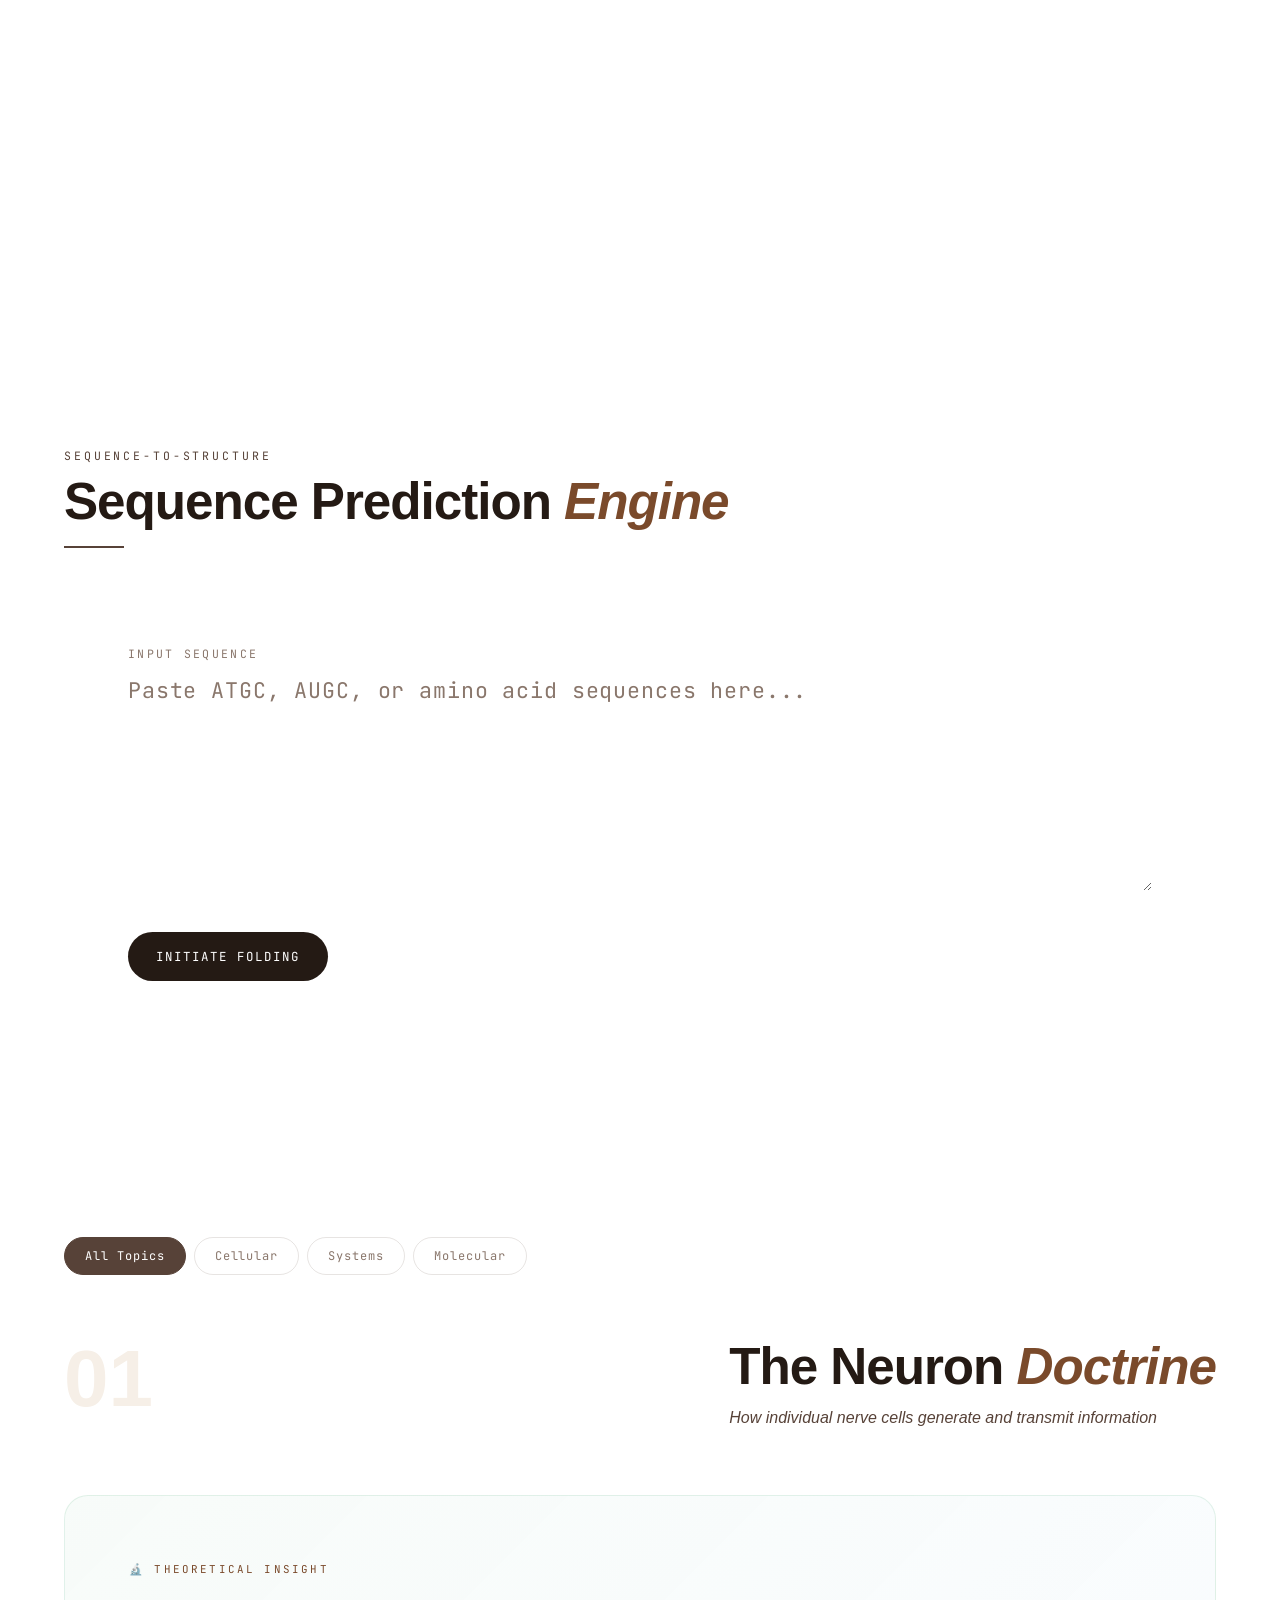
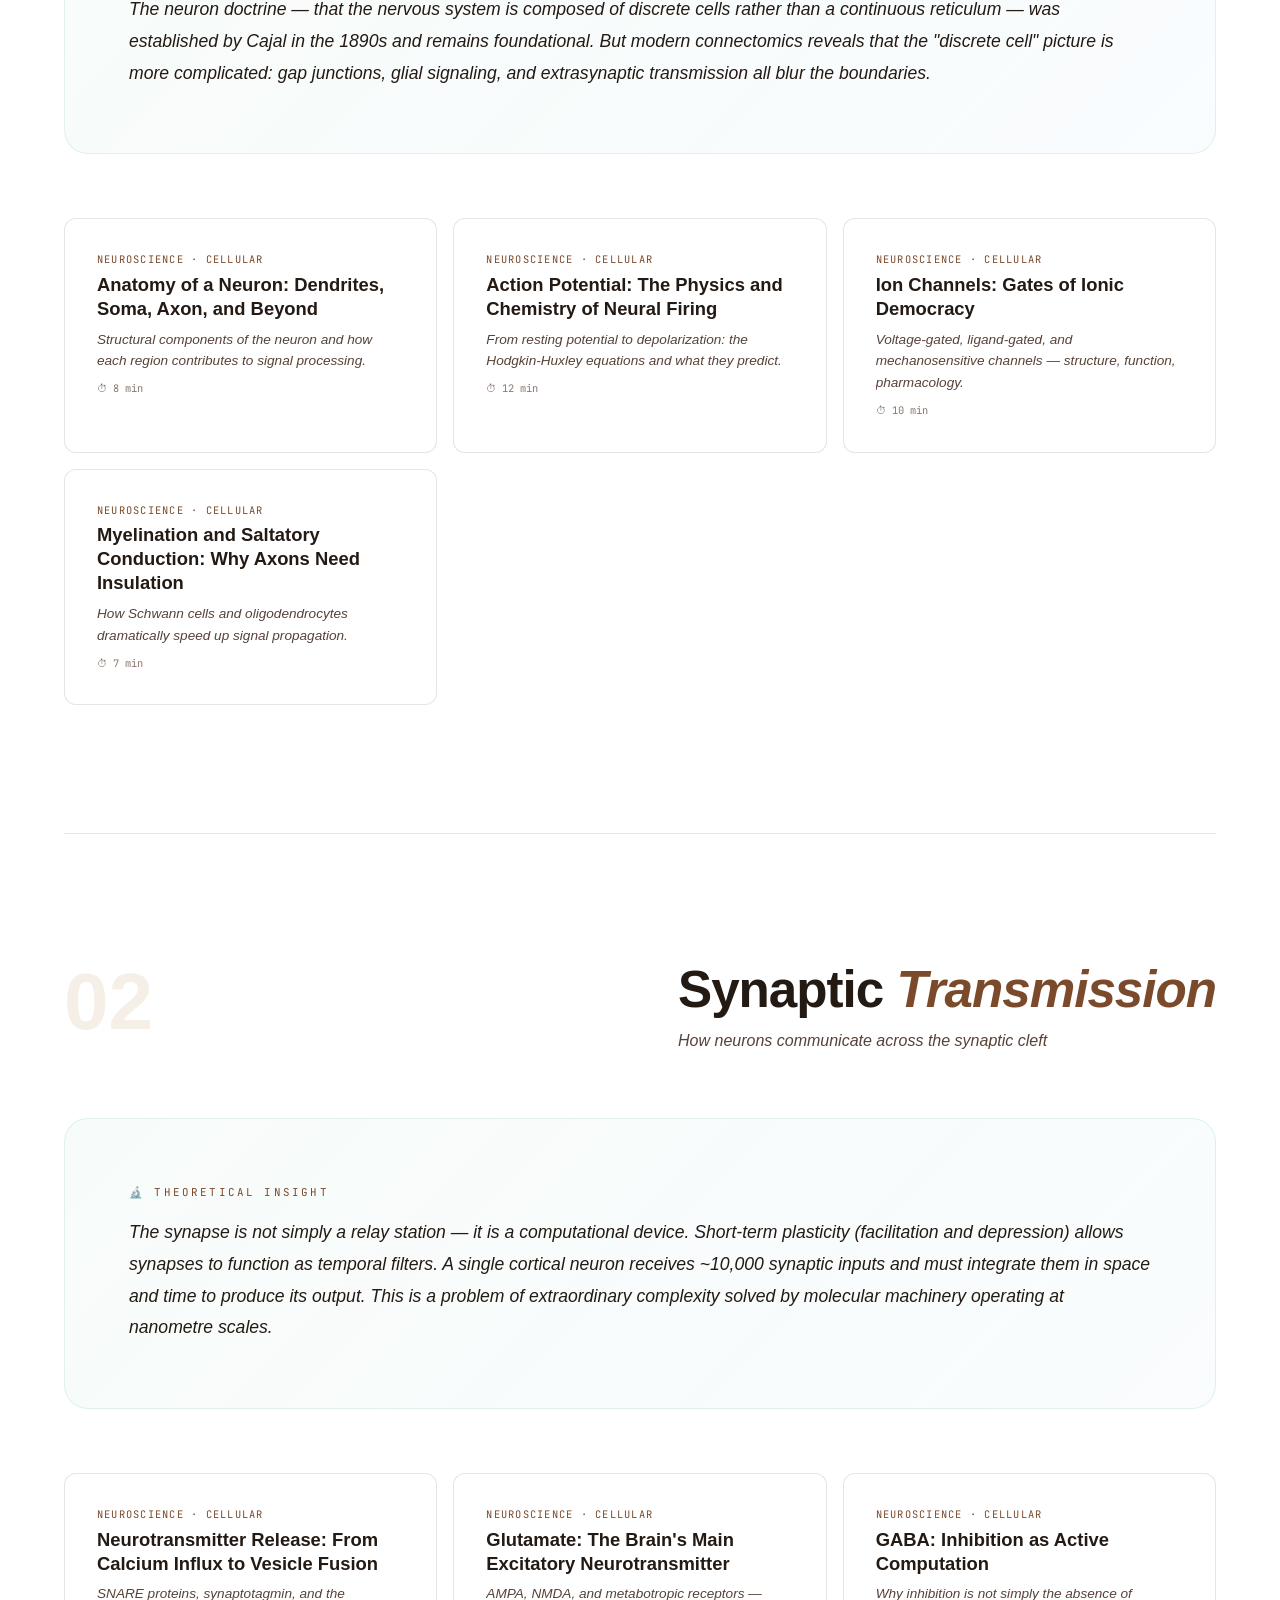
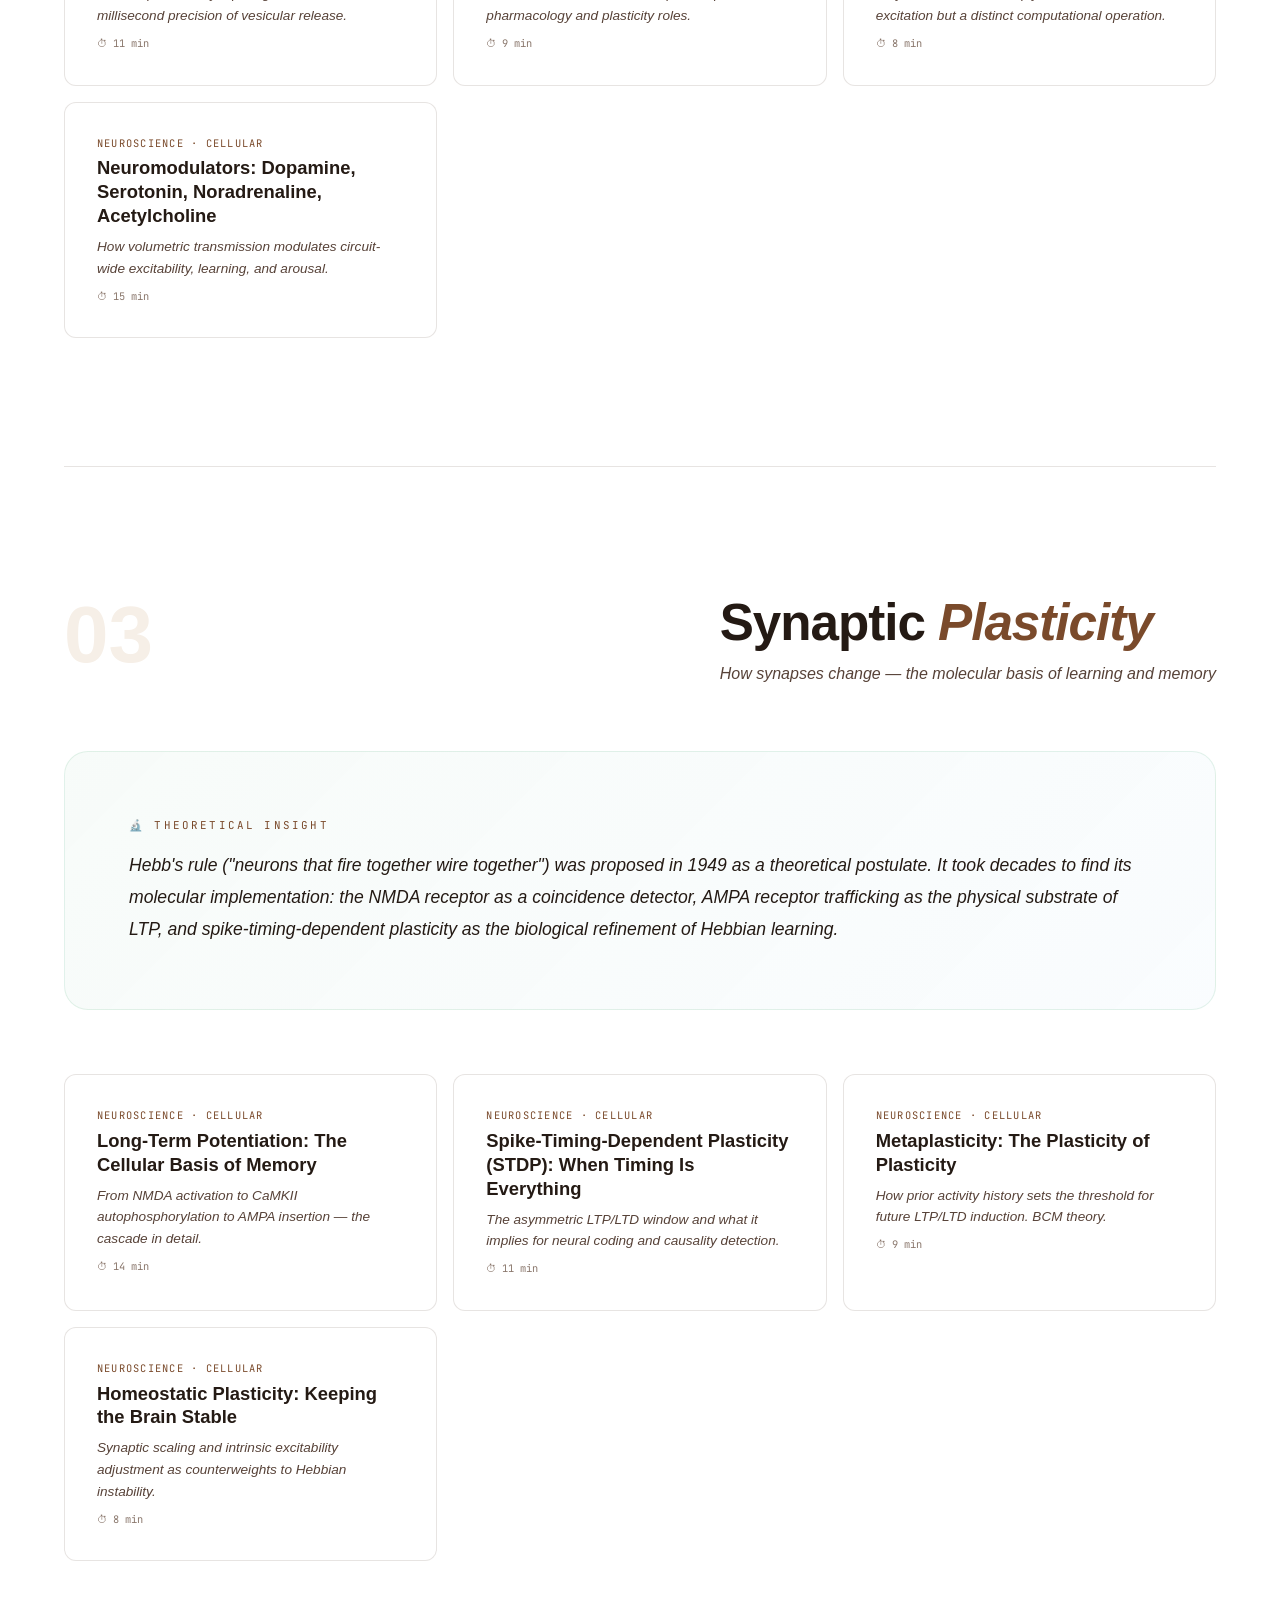
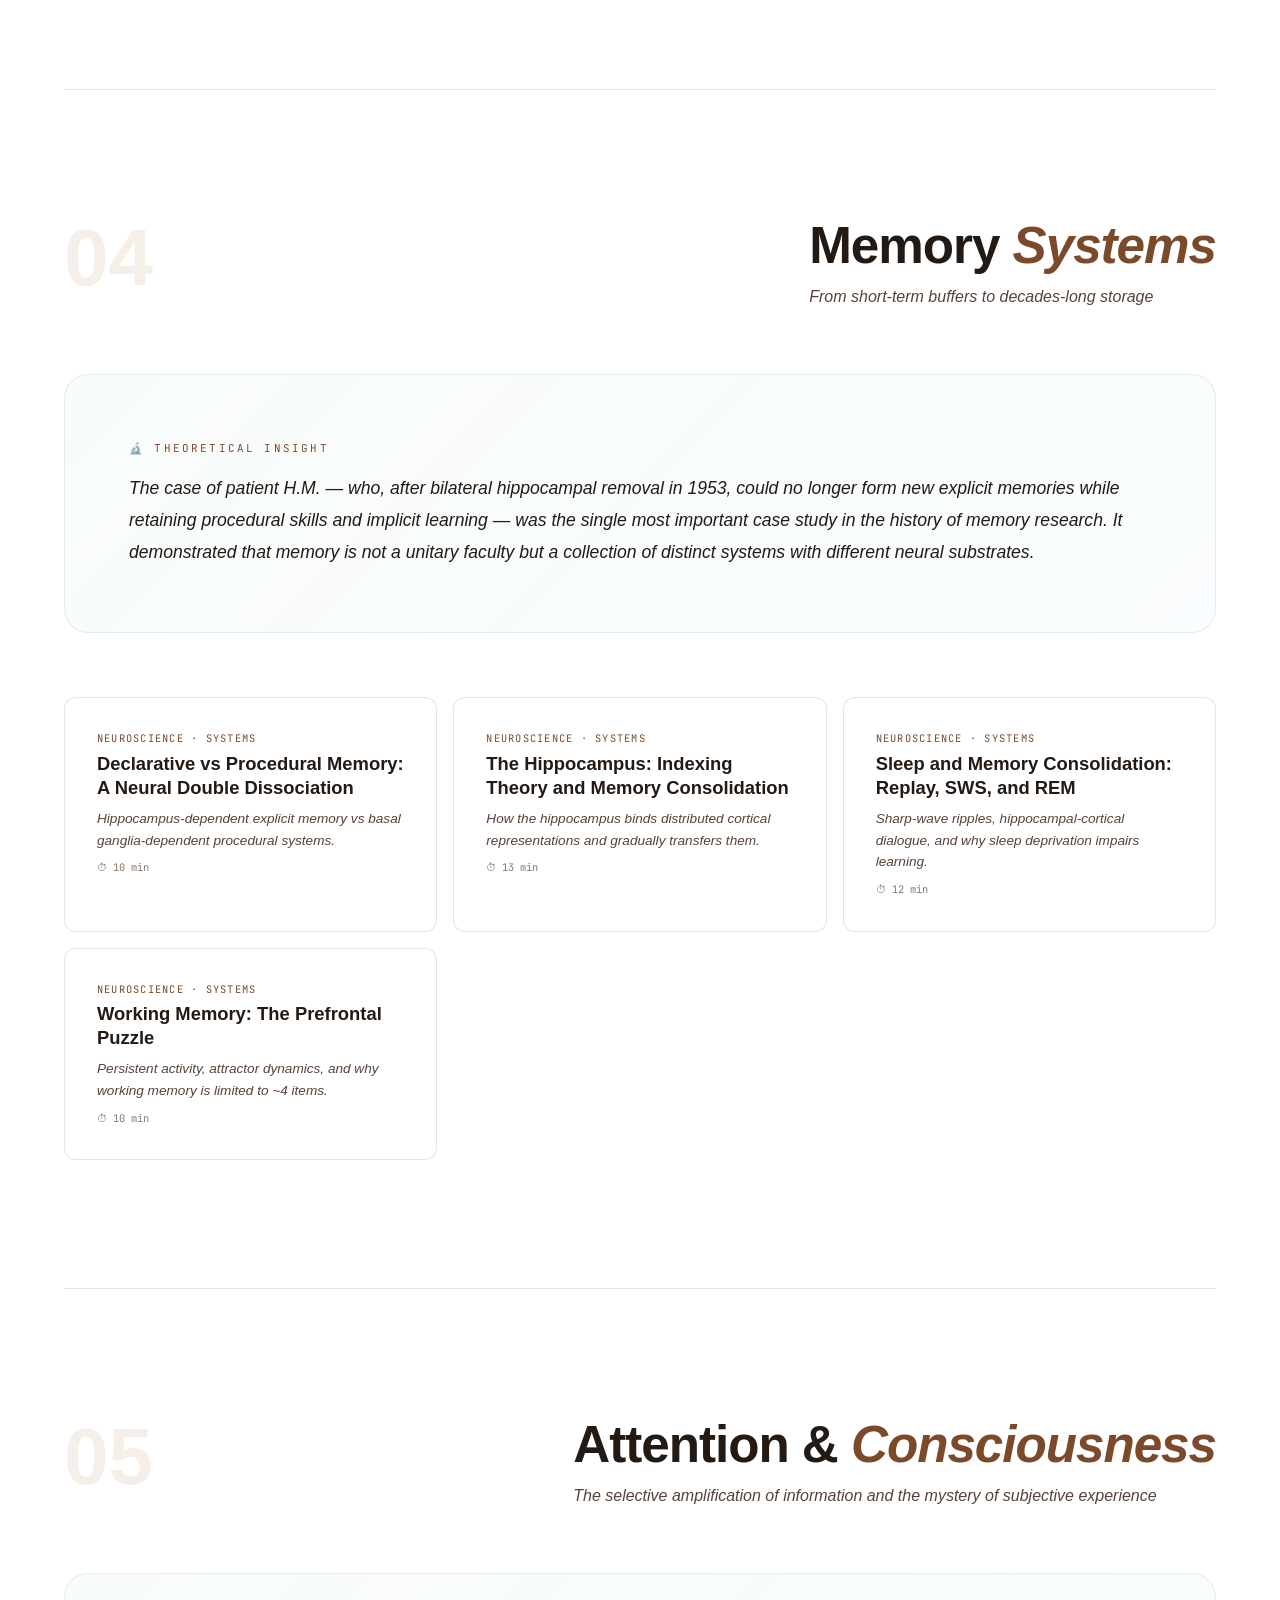
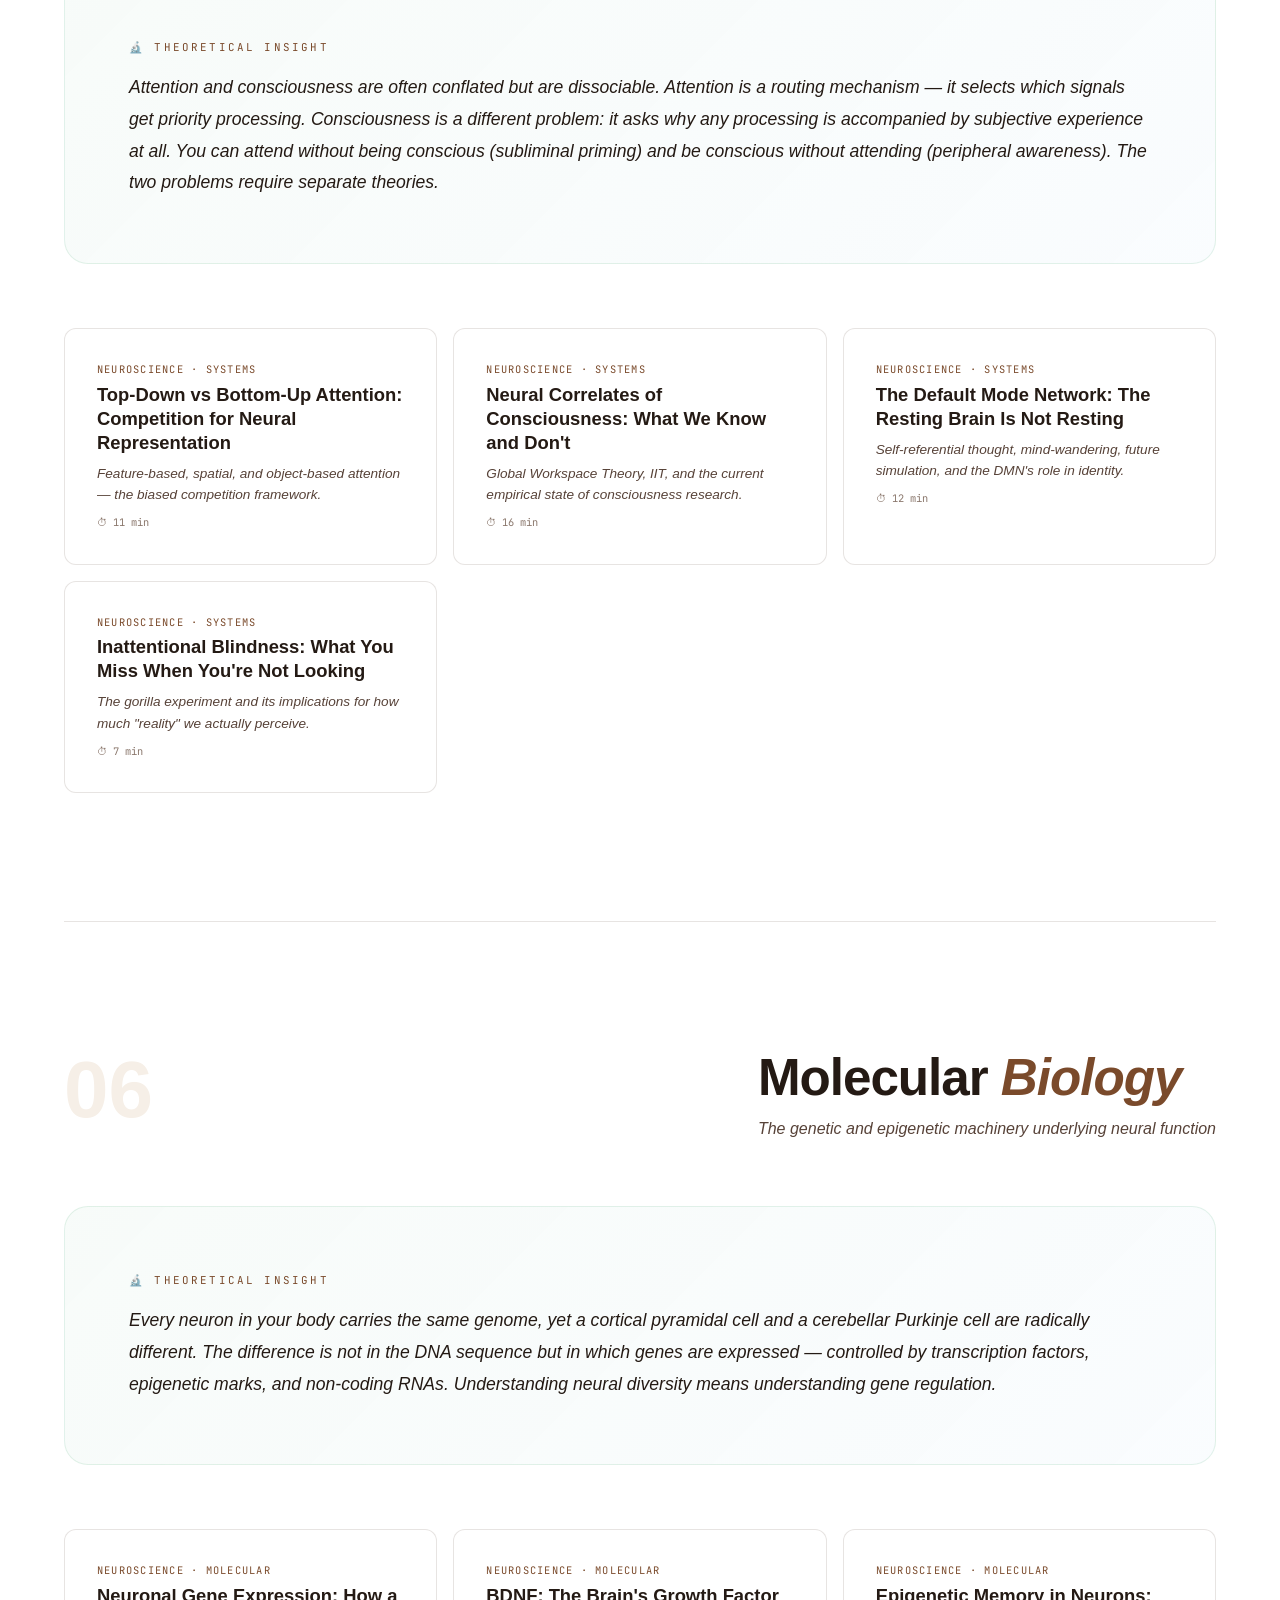
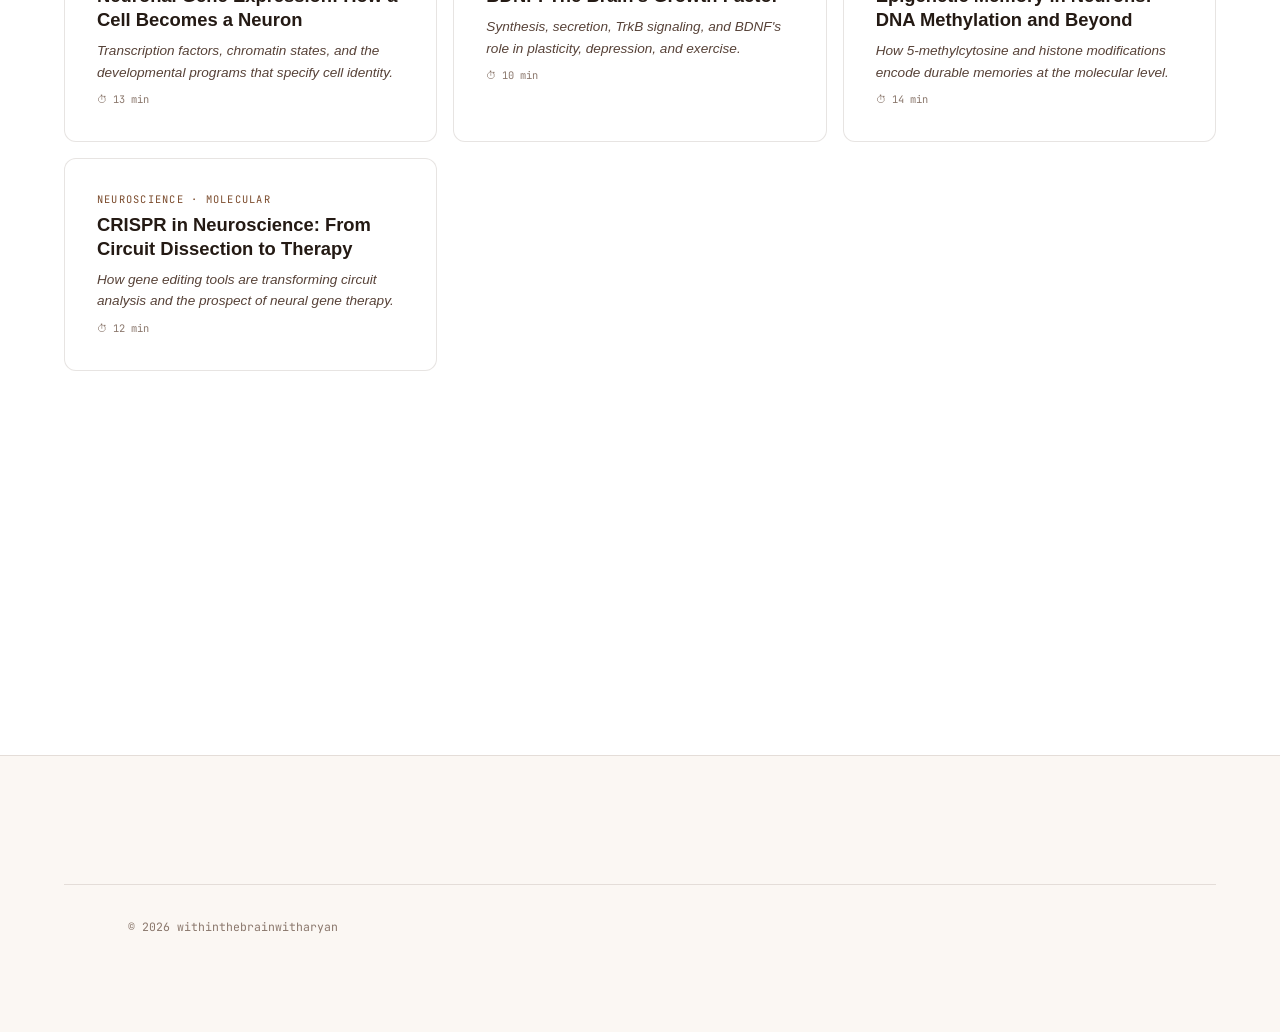
<file: neuroscience.html>
<!DOCTYPE html>
<html lang="en">
<head>
  <meta charset="UTF-8" />
  <meta name="viewport" content="width=device-width, initial-scale=1.0" />
  <title>Neuroscience — withinthebrainwitharyan</title>
  <link rel="icon" type="image/png" sizes="32x32" href="assets/favicon-32.png" />
  <link rel="icon" type="image/png" sizes="16x16" href="assets/favicon-16.png" />
  <link rel="apple-touch-icon" sizes="180x180" href="assets/favicon-180.png" />
  <link rel="preconnect" href="https://fonts.googleapis.com" />
  <link href="https://fonts.googleapis.com/css2?family=Cormorant+Garamond:ital,wght@0,300;0,400;0,600;0,700;1,300;1,400&family=JetBrains+Mono:wght@300;400;500&family=Syne:wght@400;600;700;800&display=swap" rel="stylesheet" />
  <link rel="stylesheet" href="css/main.css" />
  <link rel="stylesheet" href="css/animations.css" />
  <link rel="stylesheet" href="css/components.css" />
  <link rel="stylesheet" href="css/research.css" />
  <style>
    /* ── NEURO PAGE ─────────────────────────────────────── */
    .neuro-hero {
      min-height: 80vh; display: flex; align-items: center;
      padding: calc(var(--nav-h) + 5rem) var(--space-xl) 5rem;
      background: var(--clr-bg); position: relative; overflow: hidden;
    }
    .neuro-hero__canvas { position: absolute; inset: 0; width:100%; height:100%; pointer-events:none; }
    .neuro-hero__content { position: relative; z-index: 2; max-width: 750px; }
    .neuro-hero__title {
      font-family: var(--font-display);
      font-size: clamp(3.5rem, 8vw, 8rem);
      font-weight: 800; line-height: .92; letter-spacing: -.03em;
      margin-bottom: var(--space-lg);
    }
    .neuro-hero__title em { font-style: italic; color: #7A4A2B; }
    /* Topic sections */
    .neuro-topic-nav {
      max-width: var(--max-width); margin: 0 auto;
      padding: var(--space-xl); display: flex; gap: var(--space-sm); flex-wrap: wrap;
    }
    .neuro-main { max-width: var(--max-width); margin: 0 auto; padding: 0 var(--space-xl) var(--space-2xl); }
    /* Topic block */
    .neuro-topic-block {
      margin-bottom: var(--space-2xl);
      padding-bottom: var(--space-2xl);
      border-bottom: 1px solid var(--clr-border);
    }
    .neuro-topic-block:last-child { border-bottom: none; }
    .neuro-topic-header {
      display: flex; align-items: flex-start; justify-content: space-between;
      margin-bottom: var(--space-xl); gap: var(--space-lg);
    }
    .neuro-topic-num {
      font-family: var(--font-display); font-size: 5rem; font-weight: 800;
      color: var(--clr-surface-2); line-height: 1; flex-shrink: 0;
    }
    .neuro-topic-title {
      font-family: var(--font-display); font-size: clamp(2rem, 4vw, 3.5rem);
      font-weight: 800; letter-spacing: -.02em; line-height: 1.1;
      margin-bottom: var(--space-sm);
    }
    .neuro-topic-title em { color: #7A4A2B; font-style: italic; }
    .neuro-topic-subtitle { font-size: 1rem; color: var(--clr-text-2); font-style: italic; }
    /* Article cards */
    .neuro-articles {
      display: grid; grid-template-columns: repeat(auto-fill, minmax(300px, 1fr));
      gap: var(--space-md);
    }
    .neuro-article-card {
      background: var(--clr-surface); border: 1px solid var(--clr-border);
      border-radius: var(--radius-md); padding: var(--space-lg);
      transition: all var(--dur-med) var(--ease-out); cursor: pointer;
      position: relative; overflow: hidden;
    }
    .neuro-article-card::before {
      content: ''; position: absolute; left: 0; top: 0; bottom: 0; width: 3px;
      background: #7A4A2B; transform: scaleY(0); transform-origin: top;
      transition: transform var(--dur-med) var(--ease-out);
    }
    .neuro-article-card:hover { border-color: rgba(127,194,155,.4); transform: translateX(4px); }
    .neuro-article-card:hover::before { transform: scaleY(1); }
    .neuro-article-card__topic {
      font-family: var(--font-mono); font-size: .65rem; letter-spacing: .12em;
      color: #7A4A2B; text-transform: uppercase; margin-bottom: var(--space-xs);
    }
    .neuro-article-card__title {
      font-family: var(--font-display); font-size: 1.15rem; font-weight: 700;
      line-height: 1.3; margin-bottom: var(--space-sm);
    }
    .neuro-article-card__excerpt {
      font-size: .85rem; color: var(--clr-text-2); font-style: italic;
      line-height: 1.6; display: -webkit-box; -webkit-line-clamp: 3;
      -webkit-box-orient: vertical; overflow: hidden;
    }
    .neuro-article-card__meta {
      font-family: var(--font-mono); font-size: .65rem; color: var(--clr-text-3);
      margin-top: var(--space-sm);
    }
    /* Key insight panel */
    .neuro-insight-panel {
      background: linear-gradient(135deg, rgba(127,194,155,.06), rgba(79,163,227,.03));
      border: 1px solid rgba(127,194,155,.2);
      border-radius: var(--radius-lg); padding: var(--space-xl);
      margin-bottom: var(--space-xl);
    }
    .neuro-insight-panel__label {
      font-family: var(--font-mono); font-size: .68rem; letter-spacing: .2em;
      color: #7A4A2B; text-transform: uppercase; margin-bottom: var(--space-md);
    }
    .neuro-insight-panel__text {
      font-size: 1.1rem; color: var(--clr-text); font-style: italic;
      line-height: 1.8;
    }
    @media (max-width: 768px) {
      .neuro-topic-header { flex-direction: column; }
      .neuro-topic-num { font-size: 3rem; }
    }
  </style>
</head>
<body class="site-body" data-theme="dark">
  <div class="cursor-dot" id="cursorDot"></div>
  <div class="cursor-ring" id="cursorRing"></div>

  <nav class="nav" id="mainNav">
    <div class="nav__logo"><img src="assets/logo.png" alt="withinthebrainwitharyan logo" class="nav__logo-mark nav__logo-img" /><span class="nav__logo-text">within<em>thebrain</em>witharyan</span></div>
    <button class="nav__toggle" id="navToggle"><span></span><span></span><span></span></button>
    <ul class="nav__links" id="navLinks">
      <li><a href="index.html"        class="nav__link"        data-label="01">Blog</a></li>
      <li><a href="research.html"     class="nav__link"        data-label="02">Research</a></li>
      <li><a href="papers.html"       class="nav__link"        data-label="03">Papers</a></li>
      <li><a href="neuroscience.html" class="nav__link active" data-label="04">Neuro</a></li>
      <li><a href="cv.html"           class="nav__link"        data-label="05">CV</a></li>
      <li><a href="philosophy.html"   class="nav__link nav__link--special" data-label="∞">Ψ Mind</a></li>
    </ul>
  </nav>

  <section class="neuro-hero">
    <canvas class="neuro-hero__canvas" id="neuroHeroCanvas"></canvas>
    <div class="neuro-hero__content">
      <p class="hero__eyebrow reveal-up">The Complete Guide</p>
      <h1 class="neuro-hero__title reveal-up">
        All of <em>Neuroscience</em><br>& Biology
      </h1>
      <p class="hero__sub reveal-up">
        Core topics across cellular, systems, and molecular neuroscience — explained from first principles, alongside live tools for gene lookup, sequence analysis, and network simulation.
      </p>
    </div>
  </section>

  <!-- TOOLS: NEUROSIM SUITE / GENE EXPLORER / SEQUENCE ENGINE -->
  <section class="section" style="padding-top:2.5rem">
    <div class="section__header" data-reveal>
      <p class="section__label">Interactive Tool</p>
      <h2 class="section__title">NeuroSim <em>Suite</em></h2>
      <div class="section__line"></div>
    </div>
    <div class="callout callout--insight" data-reveal>
      <div class="callout__icon">◼</div>
      <div class="callout__body">
        <div class="callout__title">Open the simulator</div>
        <div class="callout__text">Launch the neuroscience simulation suite for neuron models, epilepsy dynamics, and network systems with the monochrome UI.</div>
      </div>
      <a class="hero__button" href="neuro_sim_suite.html" style="margin-left:auto">Open NeuroSim Suite</a>
    </div>
  </section>

  <!-- GENE DATABASE EXPLORER -->
  <section class="section gene-explorer-section" style="margin-top:1rem">
    <div class="section__header">
      <p class="section__label">Gene Database Explorer</p>
      <h2 class="section__title">Gene <em>Explorer</em></h2>
      <div class="section__line"></div>
    </div>
    <div style="margin-top:1rem;display:flex;flex-direction:column;gap:1rem;max-width:840px">
      <div style="display:flex;gap:.75rem;align-items:center">
        <input id="geneInput" placeholder="Enter Gene Symbol (e.g., SCNM1, BRCA1)" style="flex:1;padding:.75rem 1rem;background:transparent;border:1px solid var(--clr-border);color:var(--clr-text);font-family:JetBrains\ Mono,monospace" />
        <button id="uniprotQuery" class="btn" style="background:var(--clr-text);color:var(--clr-bg);padding:.7rem 1rem;border-radius:6px">QUERY UNIPROT</button>
      </div>
      <pre id="uniprotOutput" style="background:transparent;border:1px solid var(--clr-border);padding:1rem;border-radius:6px;min-height:6rem;font-family:JetBrains\ Mono,monospace;color:var(--clr-text)"></pre>
      <div style="font-size:.75rem;color:var(--clr-text-3)">Data retrieved dynamically from the UniProt Consortium REST API</div>
    </div>
  </section>

  <!-- SEQUENCE PREDICTION ENGINE -->
  <section class="section sequence-engine" id="sequenceEngine" style="margin-top:1rem">
    <div class="section__header sequence-engine__header" data-reveal>
      <p class="section__label">Sequence-to-Structure</p>
      <h2 class="section__title">Sequence Prediction <em>Engine</em></h2>
      <div class="section__line"></div>
    </div>
    <div class="sequence-engine__shell" data-reveal>
      <label class="sequence-engine__label" for="sequenceInput">Input sequence</label>
      <textarea
        id="sequenceInput"
        class="sequence-engine__input"
        spellcheck="false"
        placeholder="Paste ATGC, AUGC, or amino acid sequences here..."
      ></textarea>
      <div class="sequence-engine__actions">
        <button class="sequence-engine__button" id="foldButton" type="button">INITIATE FOLDING</button>
      </div>
      <pre class="sequence-engine__output" id="sequenceOutput" hidden></pre>
    </div>
  </section>

  <!-- Topic nav -->
  <div class="neuro-topic-nav">
    <button class="filter-tab active" data-topic="all">All Topics</button>
    <button class="filter-tab" data-topic="cellular">Cellular</button>
    <button class="filter-tab" data-topic="systems">Systems</button>
    <button class="filter-tab" data-topic="molecular">Molecular</button>
  </div>

  <div class="neuro-main" id="neuroMain">
    <!-- Injected by JS -->
  </div>

  <footer class="footer">
    <div class="footer__bottom" style="border-top:1px solid var(--clr-border);padding:var(--space-lg) var(--space-xl)">
      <p>© 2026 withinthebrainwitharyan</p>
    </div>
  </footer>

  <script src="js/shared.js" type="module"></script>
  <script type="module">
    // ── GENE DATABASE EXPLORER (UniProt) ─────────────────────
    const geneInputEl = document.getElementById('geneInput');
    const uniprotBtn = document.getElementById('uniprotQuery');
    const uniprotOutput = document.getElementById('uniprotOutput');

    async function queryUniProt(gene) {
      const out = uniprotOutput;
      if (!gene) {
        out.textContent = 'Please enter a gene symbol.';
        window.typewriterEffect?.(out);
        return;
      }
      const url = `https://rest.uniprot.org/uniprotkb/search?query=gene:${encodeURIComponent(gene)}&format=json`;
      try {
        const res = await fetch(url);
        if (!res.ok) throw new Error('Network response not ok');
        const data = await res.json();
        const first = data.results && data.results[0];
        if (!first) {
          out.textContent = '404: Gene sequence not found in current database';
          window.typewriterEffect?.(out);
          return;
        }
        const proteinName = first.proteinDescription?.recommendedName?.fullName?.value || 'N/A';
        const organism = first.organism?.scientificName || 'N/A';
        let func = 'N/A';
        if (Array.isArray(first.comments)) {
          const f = first.comments.find(c => c.commentType === 'FUNCTION');
          if (f && Array.isArray(f.texts) && f.texts[0]) func = f.texts[0].value || 'N/A';
        }
        const outText = [
          '> QUERY ACCEPTED.',
          `> PROTEIN: ${proteinName}`,
          `> ORGANISM: ${organism}`,
          `> FUNCTION: ${func}`
        ].join('\n');
        out.textContent = outText;
        window.typewriterEffect?.(out);
      } catch (err) {
        out.textContent = 'Error fetching data from UniProt';
        window.typewriterEffect?.(out);
        console.error('UniProt error', err);
      }
    }

    if (uniprotBtn) {
      uniprotBtn.addEventListener('click', () => {
        const gene = (geneInputEl?.value || '').trim();
        queryUniProt(gene);
      });
    }

    // ── SEQUENCE PREDICTION ENGINE ───────────────────────────
    const sequenceInput = document.getElementById('sequenceInput');
    const foldButton = document.getElementById('foldButton');
    const sequenceOutput = document.getElementById('sequenceOutput');

    function getSequenceReport(sequence) {
      const trimmed = sequence.trim();
      const length = trimmed.replace(/\s+/g, '').length;
      const family = length > 180 ? 'Zinc Finger' : 'Helical Binding Domain';
      const confidence = Math.min(98, 71 + Math.round(Math.min(length, 120) * 0.18));
      return [
        'Analyzing sequence...',
        'Detecting domains...',
        `Sequence length: ${length} residues`,
        `Predicted Family: ${family}`,
        `Confidence: ${confidence}%`,
        'Fold state: pending structure refinement',
      ].join('\n');
    }

    if (foldButton && sequenceOutput) {
      foldButton.addEventListener('click', () => {
        const report = getSequenceReport(sequenceInput?.value || '');
        sequenceOutput.hidden = false;
        sequenceOutput.textContent = report;
        window.typewriterEffect?.(sequenceOutput);
      });
    }

    const NEURO_TOPICS = [
      {
        num: '01', cat: 'cellular',
        title: 'The Neuron', em: 'Doctrine',
        subtitle: 'How individual nerve cells generate and transmit information',
        insight: 'The neuron doctrine — that the nervous system is composed of discrete cells rather than a continuous reticulum — was established by Cajal in the 1890s and remains foundational. But modern connectomics reveals that the "discrete cell" picture is more complicated: gap junctions, glial signaling, and extrasynaptic transmission all blur the boundaries.',
        articles: [
          { title: 'Anatomy of a Neuron: Dendrites, Soma, Axon, and Beyond', excerpt: 'Structural components of the neuron and how each region contributes to signal processing.', readTime: '8 min' },
          { title: 'Action Potential: The Physics and Chemistry of Neural Firing', excerpt: 'From resting potential to depolarization: the Hodgkin-Huxley equations and what they predict.', readTime: '12 min' },
          { title: 'Ion Channels: Gates of Ionic Democracy', excerpt: 'Voltage-gated, ligand-gated, and mechanosensitive channels — structure, function, pharmacology.', readTime: '10 min' },
          { title: 'Myelination and Saltatory Conduction: Why Axons Need Insulation', excerpt: 'How Schwann cells and oligodendrocytes dramatically speed up signal propagation.', readTime: '7 min' },
        ]
      },
      {
        num: '02', cat: 'cellular',
        title: 'Synaptic', em: 'Transmission',
        subtitle: 'How neurons communicate across the synaptic cleft',
        insight: 'The synapse is not simply a relay station — it is a computational device. Short-term plasticity (facilitation and depression) allows synapses to function as temporal filters. A single cortical neuron receives ~10,000 synaptic inputs and must integrate them in space and time to produce its output. This is a problem of extraordinary complexity solved by molecular machinery operating at nanometre scales.',
        articles: [
          { title: 'Neurotransmitter Release: From Calcium Influx to Vesicle Fusion', excerpt: 'SNARE proteins, synaptotagmin, and the millisecond precision of vesicular release.', readTime: '11 min' },
          { title: 'Glutamate: The Brain\'s Main Excitatory Neurotransmitter', excerpt: 'AMPA, NMDA, and metabotropic receptors — pharmacology and plasticity roles.', readTime: '9 min' },
          { title: 'GABA: Inhibition as Active Computation', excerpt: 'Why inhibition is not simply the absence of excitation but a distinct computational operation.', readTime: '8 min' },
          { title: 'Neuromodulators: Dopamine, Serotonin, Noradrenaline, Acetylcholine', excerpt: 'How volumetric transmission modulates circuit-wide excitability, learning, and arousal.', readTime: '15 min' },
        ]
      },
      {
        num: '03', cat: 'cellular',
        title: 'Synaptic', em: 'Plasticity',
        subtitle: 'How synapses change — the molecular basis of learning and memory',
        insight: 'Hebb\'s rule ("neurons that fire together wire together") was proposed in 1949 as a theoretical postulate. It took decades to find its molecular implementation: the NMDA receptor as a coincidence detector, AMPA receptor trafficking as the physical substrate of LTP, and spike-timing-dependent plasticity as the biological refinement of Hebbian learning.',
        articles: [
          { title: 'Long-Term Potentiation: The Cellular Basis of Memory', excerpt: 'From NMDA activation to CaMKII autophosphorylation to AMPA insertion — the cascade in detail.', readTime: '14 min' },
          { title: 'Spike-Timing-Dependent Plasticity (STDP): When Timing Is Everything', excerpt: 'The asymmetric LTP/LTD window and what it implies for neural coding and causality detection.', readTime: '11 min' },
          { title: 'Metaplasticity: The Plasticity of Plasticity', excerpt: 'How prior activity history sets the threshold for future LTP/LTD induction. BCM theory.', readTime: '9 min' },
          { title: 'Homeostatic Plasticity: Keeping the Brain Stable', excerpt: 'Synaptic scaling and intrinsic excitability adjustment as counterweights to Hebbian instability.', readTime: '8 min' },
        ]
      },
      {
        num: '04', cat: 'systems',
        title: 'Memory', em: 'Systems',
        subtitle: 'From short-term buffers to decades-long storage',
        insight: 'The case of patient H.M. — who, after bilateral hippocampal removal in 1953, could no longer form new explicit memories while retaining procedural skills and implicit learning — was the single most important case study in the history of memory research. It demonstrated that memory is not a unitary faculty but a collection of distinct systems with different neural substrates.',
        articles: [
          { title: 'Declarative vs Procedural Memory: A Neural Double Dissociation', excerpt: 'Hippocampus-dependent explicit memory vs basal ganglia-dependent procedural systems.', readTime: '10 min' },
          { title: 'The Hippocampus: Indexing Theory and Memory Consolidation', excerpt: 'How the hippocampus binds distributed cortical representations and gradually transfers them.', readTime: '13 min' },
          { title: 'Sleep and Memory Consolidation: Replay, SWS, and REM', excerpt: 'Sharp-wave ripples, hippocampal-cortical dialogue, and why sleep deprivation impairs learning.', readTime: '12 min' },
          { title: 'Working Memory: The Prefrontal Puzzle', excerpt: 'Persistent activity, attractor dynamics, and why working memory is limited to ~4 items.', readTime: '10 min' },
        ]
      },
      {
        num: '05', cat: 'systems',
        title: 'Attention &', em: 'Consciousness',
        subtitle: 'The selective amplification of information and the mystery of subjective experience',
        insight: 'Attention and consciousness are often conflated but are dissociable. Attention is a routing mechanism — it selects which signals get priority processing. Consciousness is a different problem: it asks why any processing is accompanied by subjective experience at all. You can attend without being conscious (subliminal priming) and be conscious without attending (peripheral awareness). The two problems require separate theories.',
        articles: [
          { title: 'Top-Down vs Bottom-Up Attention: Competition for Neural Representation', excerpt: 'Feature-based, spatial, and object-based attention — the biased competition framework.', readTime: '11 min' },
          { title: 'Neural Correlates of Consciousness: What We Know and Don\'t', excerpt: 'Global Workspace Theory, IIT, and the current empirical state of consciousness research.', readTime: '16 min' },
          { title: 'The Default Mode Network: The Resting Brain Is Not Resting', excerpt: 'Self-referential thought, mind-wandering, future simulation, and the DMN\'s role in identity.', readTime: '12 min' },
          { title: 'Inattentional Blindness: What You Miss When You\'re Not Looking', excerpt: 'The gorilla experiment and its implications for how much "reality" we actually perceive.', readTime: '7 min' },
        ]
      },
      {
        num: '06', cat: 'molecular',
        title: 'Molecular', em: 'Biology',
        subtitle: 'The genetic and epigenetic machinery underlying neural function',
        insight: 'Every neuron in your body carries the same genome, yet a cortical pyramidal cell and a cerebellar Purkinje cell are radically different. The difference is not in the DNA sequence but in which genes are expressed — controlled by transcription factors, epigenetic marks, and non-coding RNAs. Understanding neural diversity means understanding gene regulation.',
        articles: [
          { title: 'Neuronal Gene Expression: How a Cell Becomes a Neuron', excerpt: 'Transcription factors, chromatin states, and the developmental programs that specify cell identity.', readTime: '13 min' },
          { title: 'BDNF: The Brain\'s Growth Factor', excerpt: 'Synthesis, secretion, TrkB signaling, and BDNF\'s role in plasticity, depression, and exercise.', readTime: '10 min' },
          { title: 'Epigenetic Memory in Neurons: DNA Methylation and Beyond', excerpt: 'How 5-methylcytosine and histone modifications encode durable memories at the molecular level.', readTime: '14 min' },
          { title: 'CRISPR in Neuroscience: From Circuit Dissection to Therapy', excerpt: 'How gene editing tools are transforming circuit analysis and the prospect of neural gene therapy.', readTime: '12 min' },
        ]
      },
    ];

    const neuroMain = document.getElementById('neuroMain');
    if (neuroMain) {
      neuroMain.innerHTML = NEURO_TOPICS.map(topic => `
        <div class="neuro-topic-block" data-topic="${topic.cat}" data-reveal>
          <div class="neuro-topic-header">
            <div class="neuro-topic-num">${topic.num}</div>
            <div>
              <h2 class="neuro-topic-title">${topic.title} <em>${topic.em}</em></h2>
              <p class="neuro-topic-subtitle">${topic.subtitle}</p>
            </div>
          </div>
          <div class="neuro-insight-panel">
            <div class="neuro-insight-panel__label">🔬 Theoretical Insight</div>
            <p class="neuro-insight-panel__text">${topic.insight}</p>
          </div>
          <div class="neuro-articles">
            ${topic.articles.map(a => `
              <div class="neuro-article-card">
                <div class="neuro-article-card__topic">Neuroscience · ${topic.cat}</div>
                <h3 class="neuro-article-card__title">${a.title}</h3>
                <p class="neuro-article-card__excerpt">${a.excerpt}</p>
                <div class="neuro-article-card__meta">⏱ ${a.readTime}</div>
              </div>
            `).join('')}
          </div>
        </div>
      `).join('');
    }
    window.observeReveals?.(neuroMain);

    // Filter
    document.querySelectorAll('[data-topic]').forEach(btn => {
      btn.addEventListener('click', function() {
        document.querySelectorAll('[data-topic]').forEach(b => b.classList.remove('active'));
        this.classList.add('active');
        const t = this.dataset.topic;
        document.querySelectorAll('.neuro-topic-block').forEach(block => {
          block.style.display = t === 'all' || block.dataset.topic === t ? '' : 'none';
        });
      });
    });

    // Hero canvas
    const c = document.getElementById('neuroHeroCanvas');
    if (c) {
      const ctx = c.getContext('2d');
      let t = 0;
      function resize() { c.width = c.offsetWidth; c.height = c.offsetHeight; }
      function draw() {
        const W = c.width, H = c.height;
        ctx.clearRect(0,0,W,H);
        // Animated EEG-like waves
        for (let row = 0; row < 8; row++) {
          ctx.beginPath();
          const y0 = (row / 8) * H;
          for (let x = 0; x <= W; x += 2) {
            const y = y0 + Math.sin(x * 0.008 + t + row * 0.6) * 20
                       + Math.sin(x * 0.02 + t * 1.4 + row) * 8;
            x === 0 ? ctx.moveTo(x, y) : ctx.lineTo(x, y);
          }
          ctx.strokeStyle = `rgba(122,74,43,${0.05 + row * 0.012})`;
          ctx.lineWidth = 1;
          ctx.stroke();
        }
        t += 0.012;
        requestAnimationFrame(draw);
      }
      window.addEventListener('resize', resize);
      resize(); draw();
    }
  </script>
  <script src="js/particles-margin.js"></script>
</body>
</html>
</file>
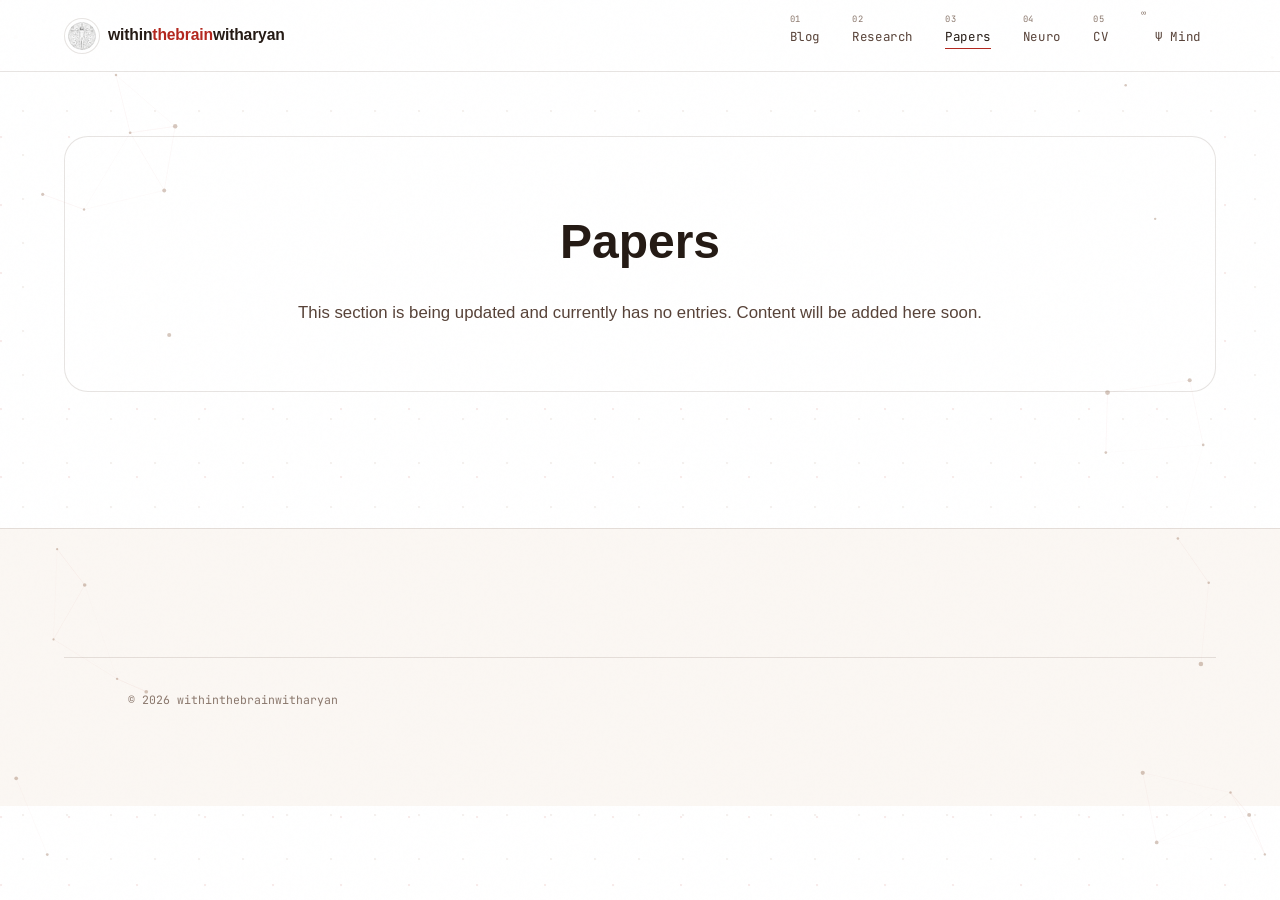
<file: papers.html>
<!DOCTYPE html>
<html lang="en">
<head>
  <meta charset="UTF-8" />
  <meta name="viewport" content="width=device-width, initial-scale=1.0" />
  <title>Paper Explanations — withinthebrainwitharyan</title>
  <link rel="icon" type="image/png" sizes="32x32" href="assets/favicon-32.png" />
  <link rel="icon" type="image/png" sizes="16x16" href="assets/favicon-16.png" />
  <link rel="apple-touch-icon" sizes="180x180" href="assets/favicon-180.png" />
  <link rel="preconnect" href="https://fonts.googleapis.com" />
  <link href="https://fonts.googleapis.com/css2?family=Cormorant+Garamond:ital,wght@0,300;0,400;0,600;0,700;1,300;1,400&family=JetBrains+Mono:wght@300;400;500&family=Syne:wght@400;600;700;800&display=swap" rel="stylesheet" />
  <link rel="stylesheet" href="css/main.css" />
  <link rel="stylesheet" href="css/animations.css" />
  <link rel="stylesheet" href="css/components.css" />
  <style>
    /* ── PAPERS PAGE STYLES ──────────────────────────────── */
    .papers-hero {
      padding: calc(var(--nav-h) + 4rem) var(--space-xl) 4rem;
      background: var(--clr-bg);
      border-bottom: 1px solid var(--clr-border);
      position: relative;
      overflow: hidden;
    }
    .papers-hero::before {
      content: '';
      position: absolute; top: 0; right: 0;
      width: 50%; height: 100%;
      background: radial-gradient(ellipse at 80% 50%, rgba(79,163,227,0.06), transparent 70%);
      pointer-events: none;
    }
    .papers-hero__inner {
      max-width: var(--max-width); margin: 0 auto;
      display: flex; align-items: flex-end; justify-content: space-between;
      flex-wrap: wrap; gap: var(--space-xl);
    }
    .papers-hero__title {
      font-family: var(--font-display);
      font-size: clamp(3rem, 7vw, 7rem);
      font-weight: 800;
      line-height: 0.95;
      letter-spacing: -0.03em;
    }
    .papers-hero__title em { font-style: italic; color: var(--clr-accent-2); }
    .papers-hero__meta {
      display: flex; flex-direction: column; gap: var(--space-md);
      align-items: flex-end;
    }
    .papers-hero__count {
      font-family: var(--font-display);
      font-size: 5rem;
      font-weight: 800;
      color: var(--clr-accent);
      line-height: 1;
    }
    .papers-hero__count-label {
      font-family: var(--font-mono);
      font-size: 0.7rem;
      letter-spacing: 0.2em;
      color: var(--clr-text-3);
      text-transform: uppercase;
    }

    /* FILTERS */
    .papers-controls {
      max-width: var(--max-width); margin: 0 auto;
      padding: var(--space-xl) var(--space-xl) 0;
      display: flex; gap: var(--space-md); align-items: center;
      flex-wrap: wrap;
    }
    .papers-controls__search { flex: 1; min-width: 200px; }

    /* PAPERS LIST */
    .papers-main {
      max-width: var(--max-width); margin: 0 auto;
      padding: var(--space-xl);
      <script src="js/shared.js" type="module"></script>
    }
    .paper-item__tldr-label {
      font-family: var(--font-mono);
      font-size: 0.65rem;
      letter-spacing: 0.2em;
      color: var(--clr-accent-2);
      text-transform: uppercase;
      margin-bottom: var(--space-xs);
    }
    .paper-item__tldr-text {
      font-size: 1rem;
      font-style: italic;
      color: var(--clr-text);
      line-height: 1.7;
    }
    .paper-item__explanation {
      font-size: 0.95rem;
      color: var(--clr-text-2);
      line-height: 1.85;
      margin-bottom: var(--space-lg);
    }
    .paper-item__key-findings { display: flex; flex-direction: column; gap: var(--space-sm); }
    .paper-item__finding {
      display: flex; gap: var(--space-md);
      background: var(--clr-bg);
      border: 1px solid var(--clr-border);
      border-radius: var(--radius-md);
      padding: var(--space-md);
      font-size: 0.88rem;
      color: var(--clr-text-2);
    }
    .paper-item__finding-icon { flex-shrink: 0; font-size: 1rem; }

    /* SIDEBAR */
    .papers-sidebar { position: sticky; top: calc(var(--nav-h) + 2rem); }
    .sidebar-card {
      background: var(--clr-surface);
      border: 1px solid var(--clr-border);
      border-radius: var(--radius-lg);
      padding: var(--space-lg);
      margin-bottom: var(--space-md);
    }
    .sidebar-card__title {
      font-family: var(--font-mono);
      font-size: 0.7rem;
      letter-spacing: 0.2em;
      color: var(--clr-text-3);
      text-transform: uppercase;
      margin-bottom: var(--space-md);
    }
    .reading-list { display: flex; flex-direction: column; gap: var(--space-sm); }
    .reading-list__item {
      padding: var(--space-sm) var(--space-md);
      border-radius: var(--radius-sm);
      font-size: 0.85rem;
      color: var(--clr-text-2);
      cursor: pointer;
      transition: all var(--dur-fast);
      border: 1px solid transparent;
    }
    .reading-list__item:hover { border-color: var(--clr-border); color: var(--clr-accent); }
    .reading-list__item.active { background: rgba(79,163,227,0.08); border-color: var(--clr-border-hover); color: var(--clr-accent); }
    .field-cloud { display: flex; flex-wrap: wrap; gap: var(--space-xs); }
    .difficulty-row { display: flex; justify-content: space-between; align-items: center; font-size: 0.85rem; color: var(--clr-text-2); margin-bottom: var(--space-xs); }
    .difficulty-row span:last-child { font-family: var(--font-mono); font-size: 0.72rem; color: var(--clr-accent); }

    @media (max-width: 1024px) {
      .papers-main { grid-template-columns: 1fr; }
      .papers-sidebar { position: static; }
    }
    @media (max-width: 768px) {
      .papers-main, .papers-controls { padding: var(--space-lg); }
    }
  </style>
</head>
<body class="site-body" data-theme="dark">
  <div class="cursor-dot" id="cursorDot"></div>
  <div class="cursor-ring" id="cursorRing"></div>

  <nav class="nav scrolled" id="mainNav">
    <div class="nav__logo">
      <img src="assets/logo.png" alt="withinthebrainwitharyan logo" class="nav__logo-mark nav__logo-img" /><span class="nav__logo-text">within<em>thebrain</em>witharyan</span>
    </div>
    <button class="nav__toggle" id="navToggle"><span></span><span></span><span></span></button>
    <ul class="nav__links" id="navLinks">
      <li><a href="index.html"        class="nav__link"        data-label="01">Blog</a></li>
      <li><a href="research.html"     class="nav__link"        data-label="02">Research</a></li>
      <li><a href="papers.html"       class="nav__link active" data-label="03">Papers</a></li>
      <li><a href="neuroscience.html" class="nav__link"        data-label="04">Neuro</a></li>
      <li><a href="cv.html"           class="nav__link"        data-label="05">CV</a></li>
      <li><a href="philosophy.html"   class="nav__link nav__link--special" data-label="∞">Ψ Mind</a></li>
    </ul>
  </nav>

  <main style="padding: calc(var(--nav-h) + 4rem) var(--space-xl); max-width:var(--max-width); margin:0 auto;">
    <section style="background:var(--clr-surface); border:1px solid var(--clr-border); border-radius:var(--radius-lg); padding:4rem; text-align:center;">
      <h1 style="font-family:var(--font-display); font-size:3rem; margin-bottom:1rem;">Papers</h1>
      <p style="font-size:1.05rem; color:var(--clr-text-2);">This section is being updated and currently has no entries. Content will be added here soon.</p>
    </section>
  </main>

  <footer class="footer">
    <div class="footer__bottom" style="border-top:1px solid var(--clr-border);padding:var(--space-lg) var(--space-xl)">
      <p>© 2026 withinthebrainwitharyan</p>
    </div>
  </footer>

  <script src="js/shared.js" type="module"></script>
  <script src="js/particles-margin.js"></script>
</body>
</html>
</file>
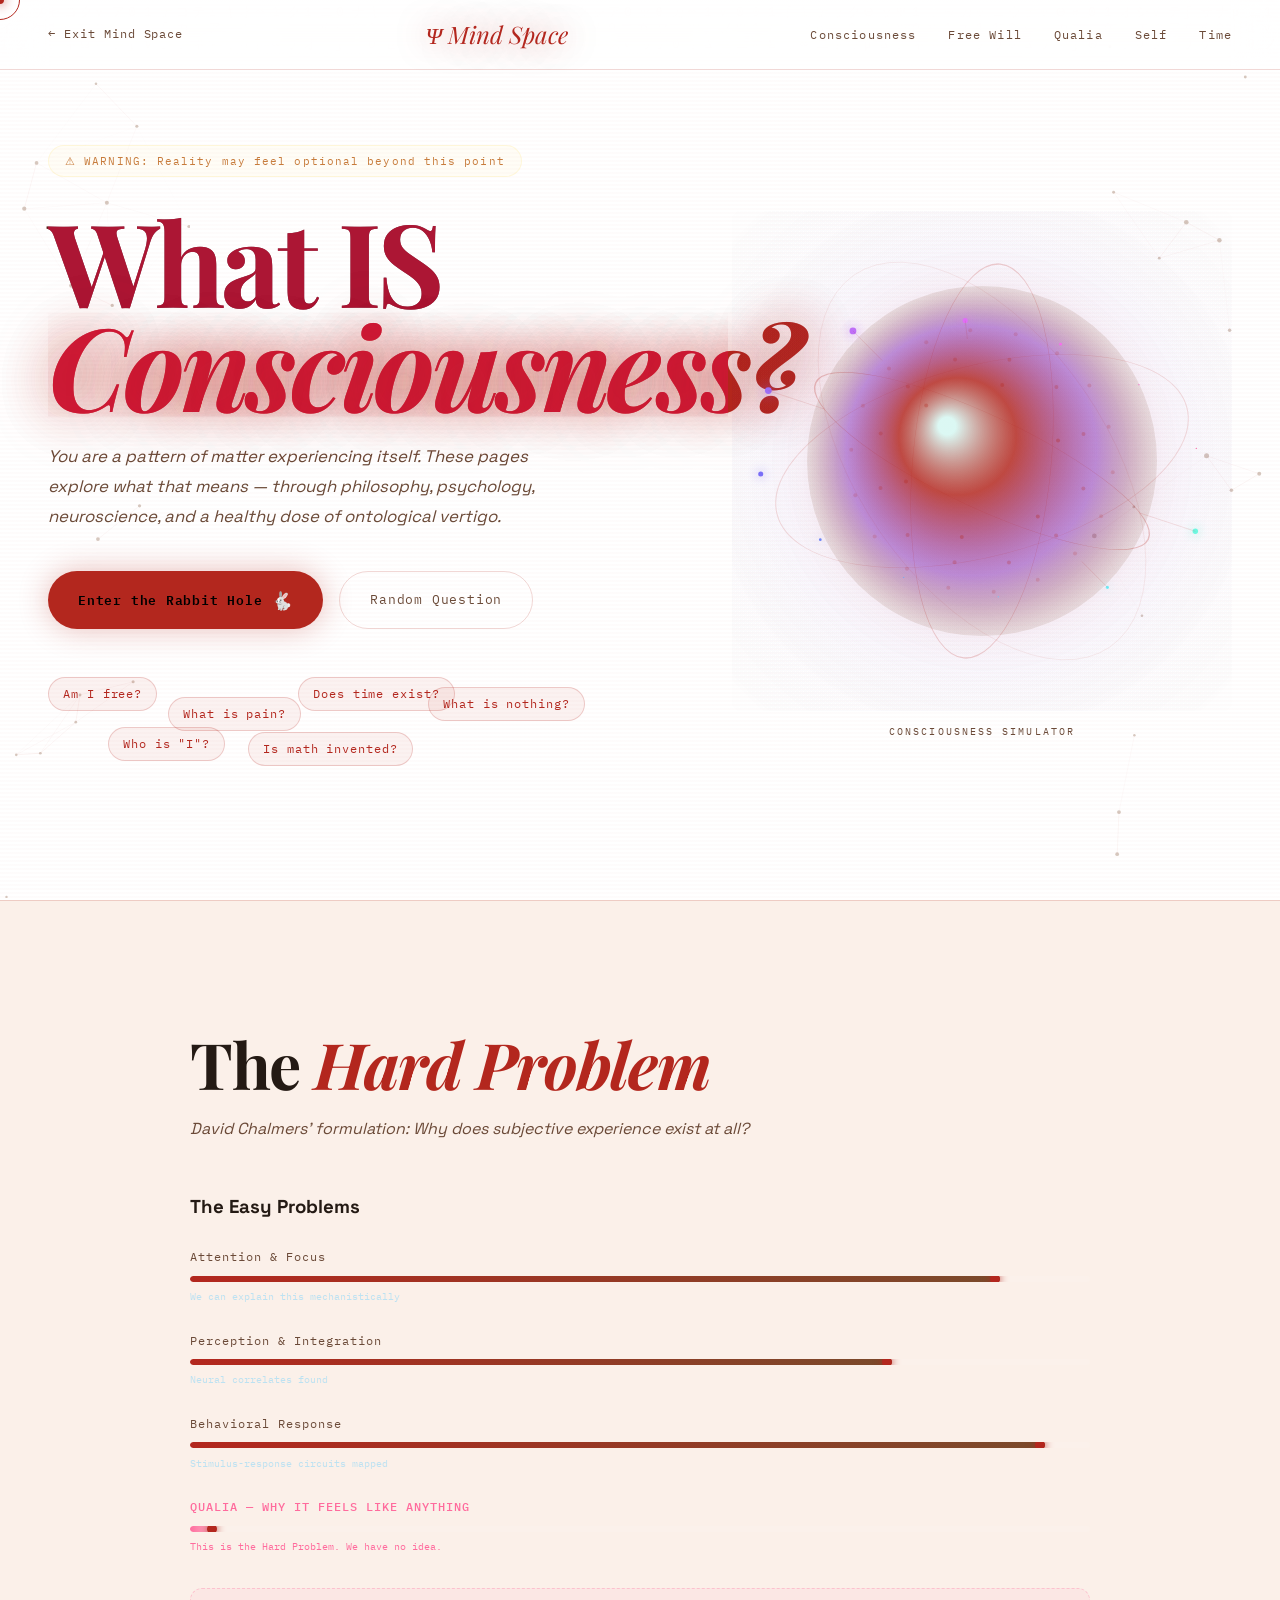
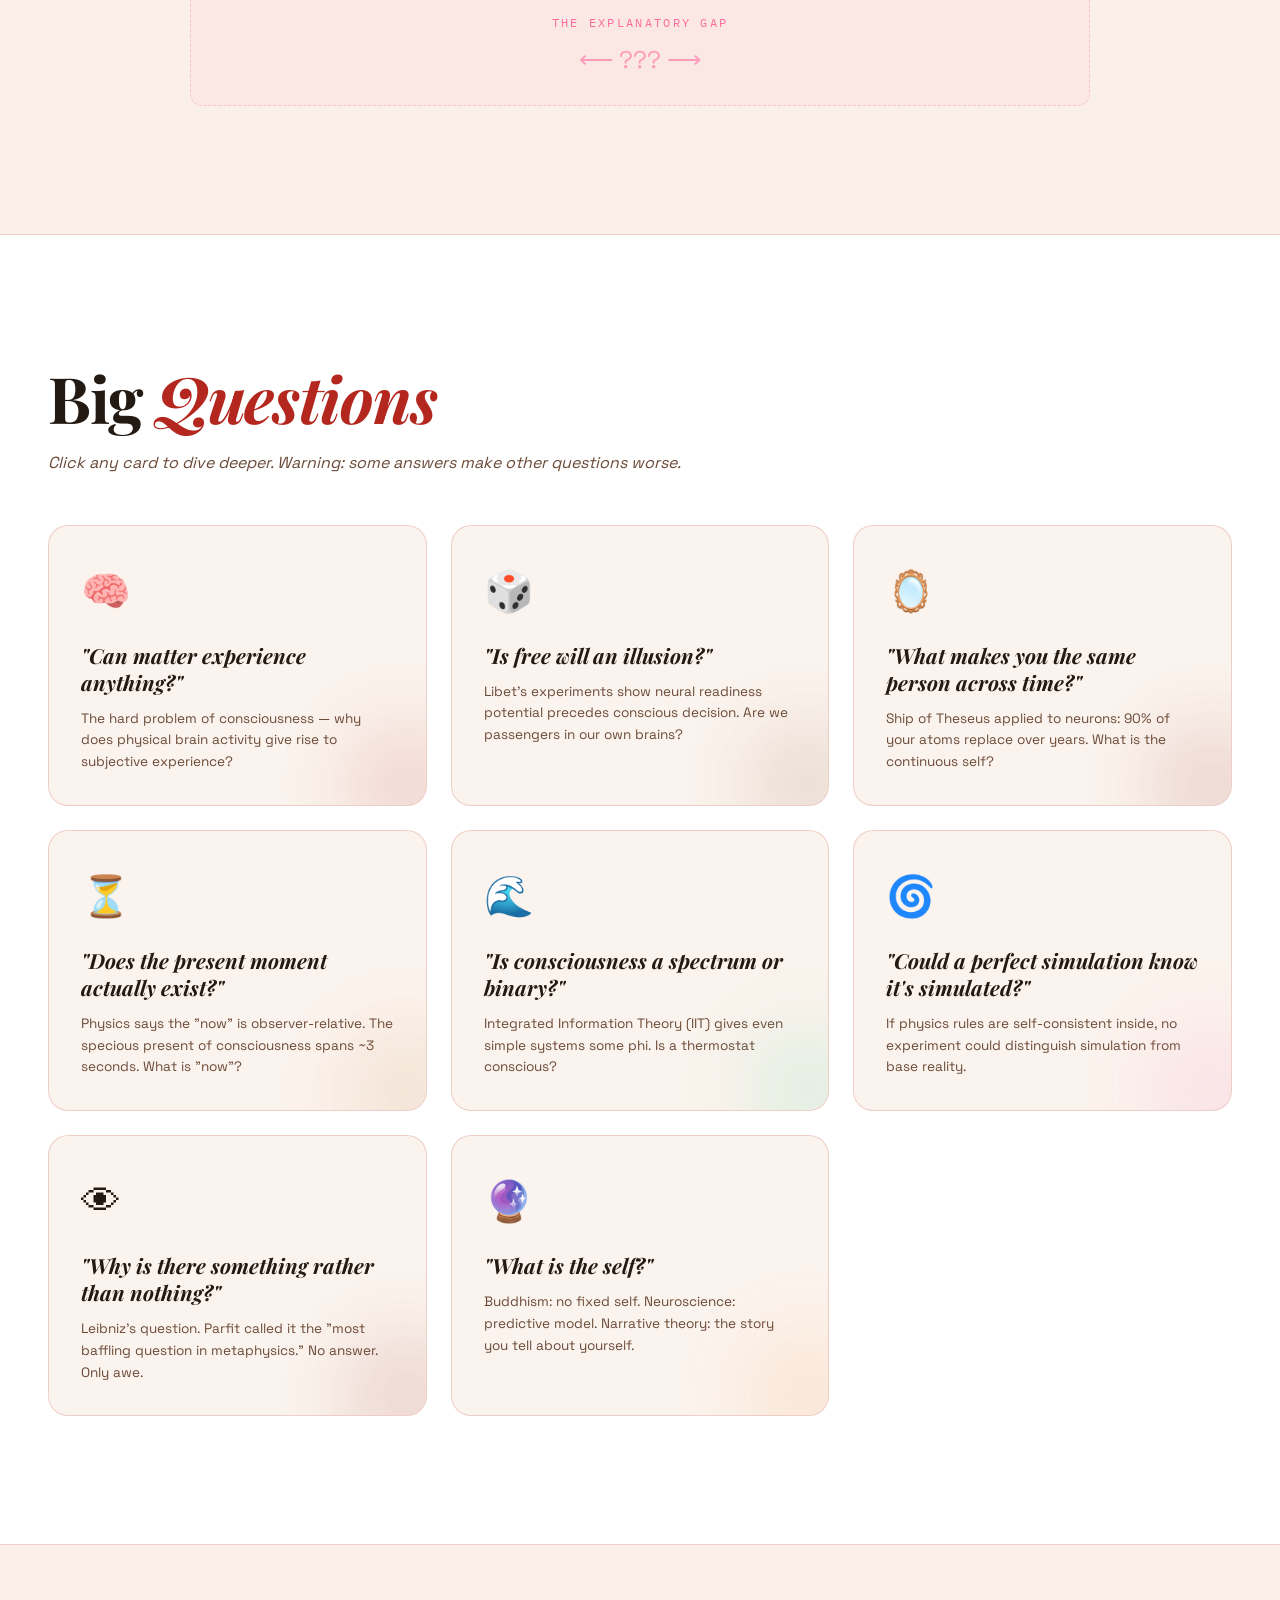
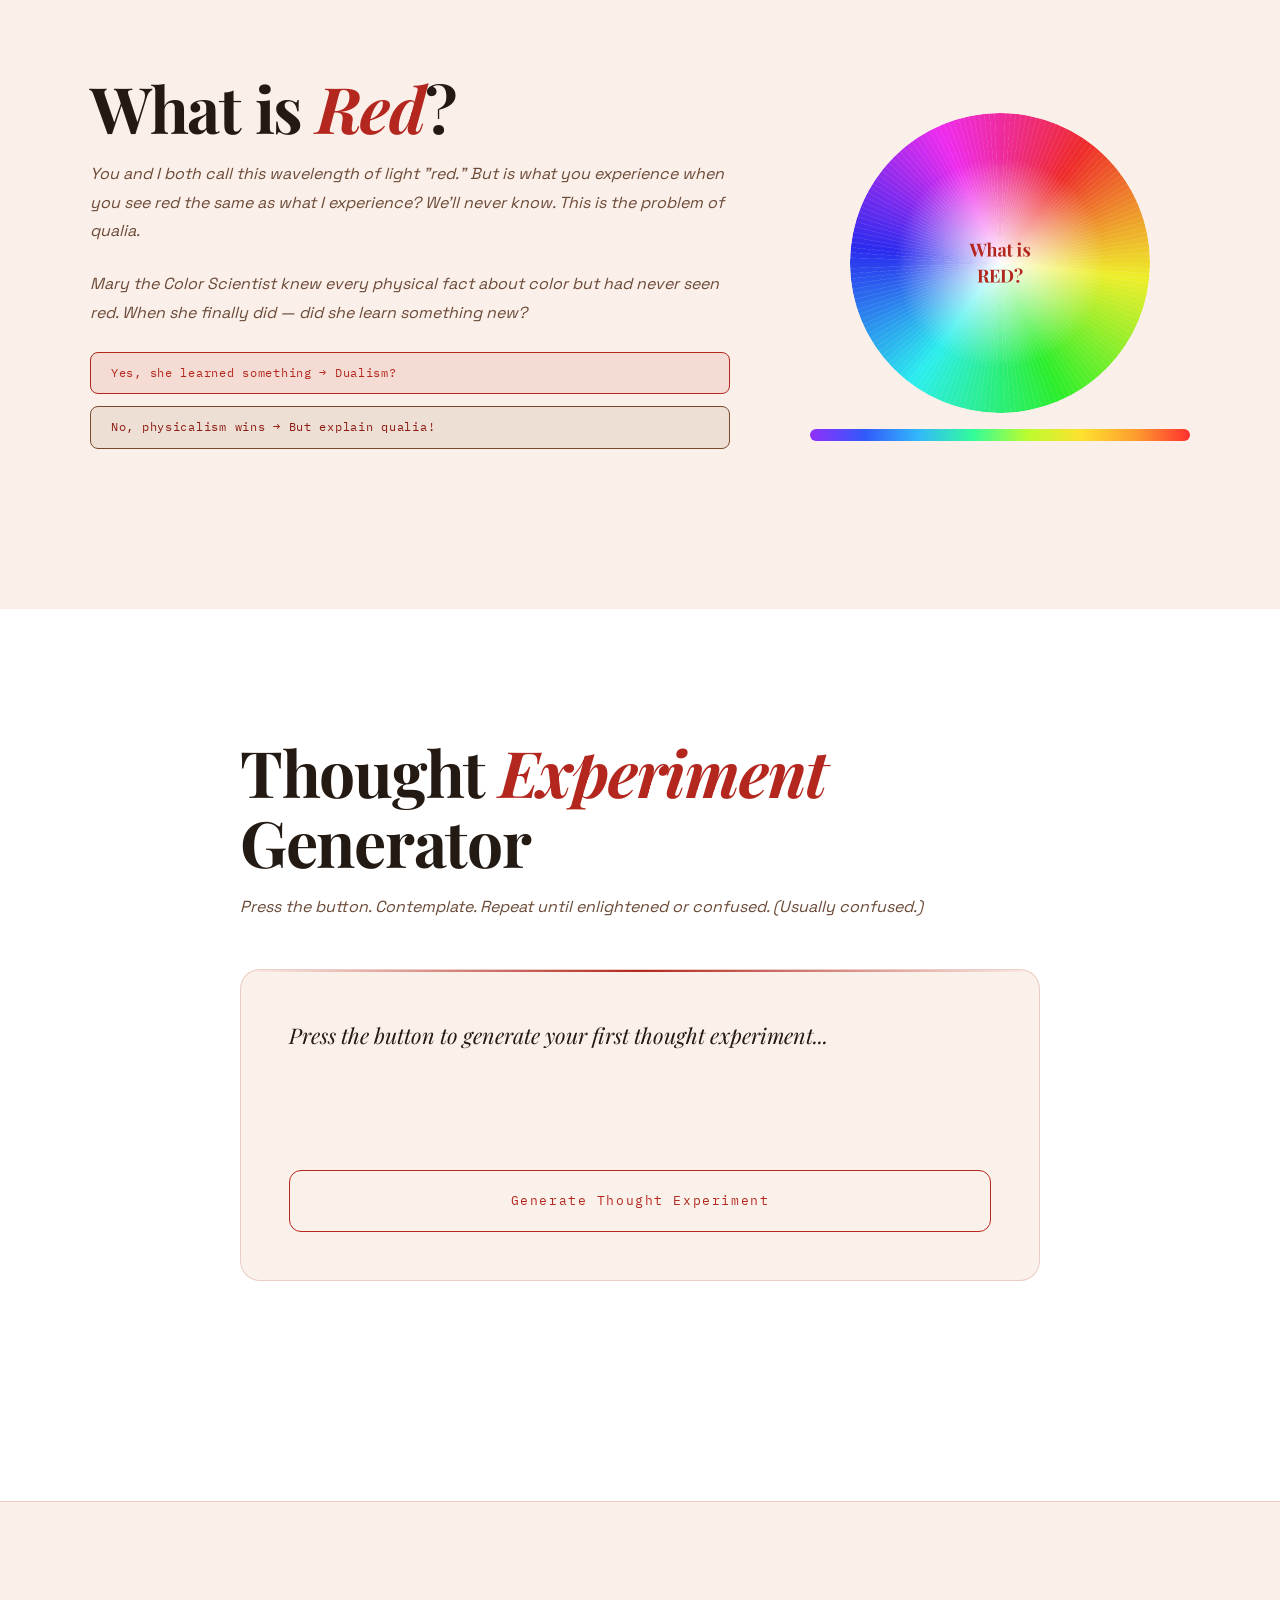
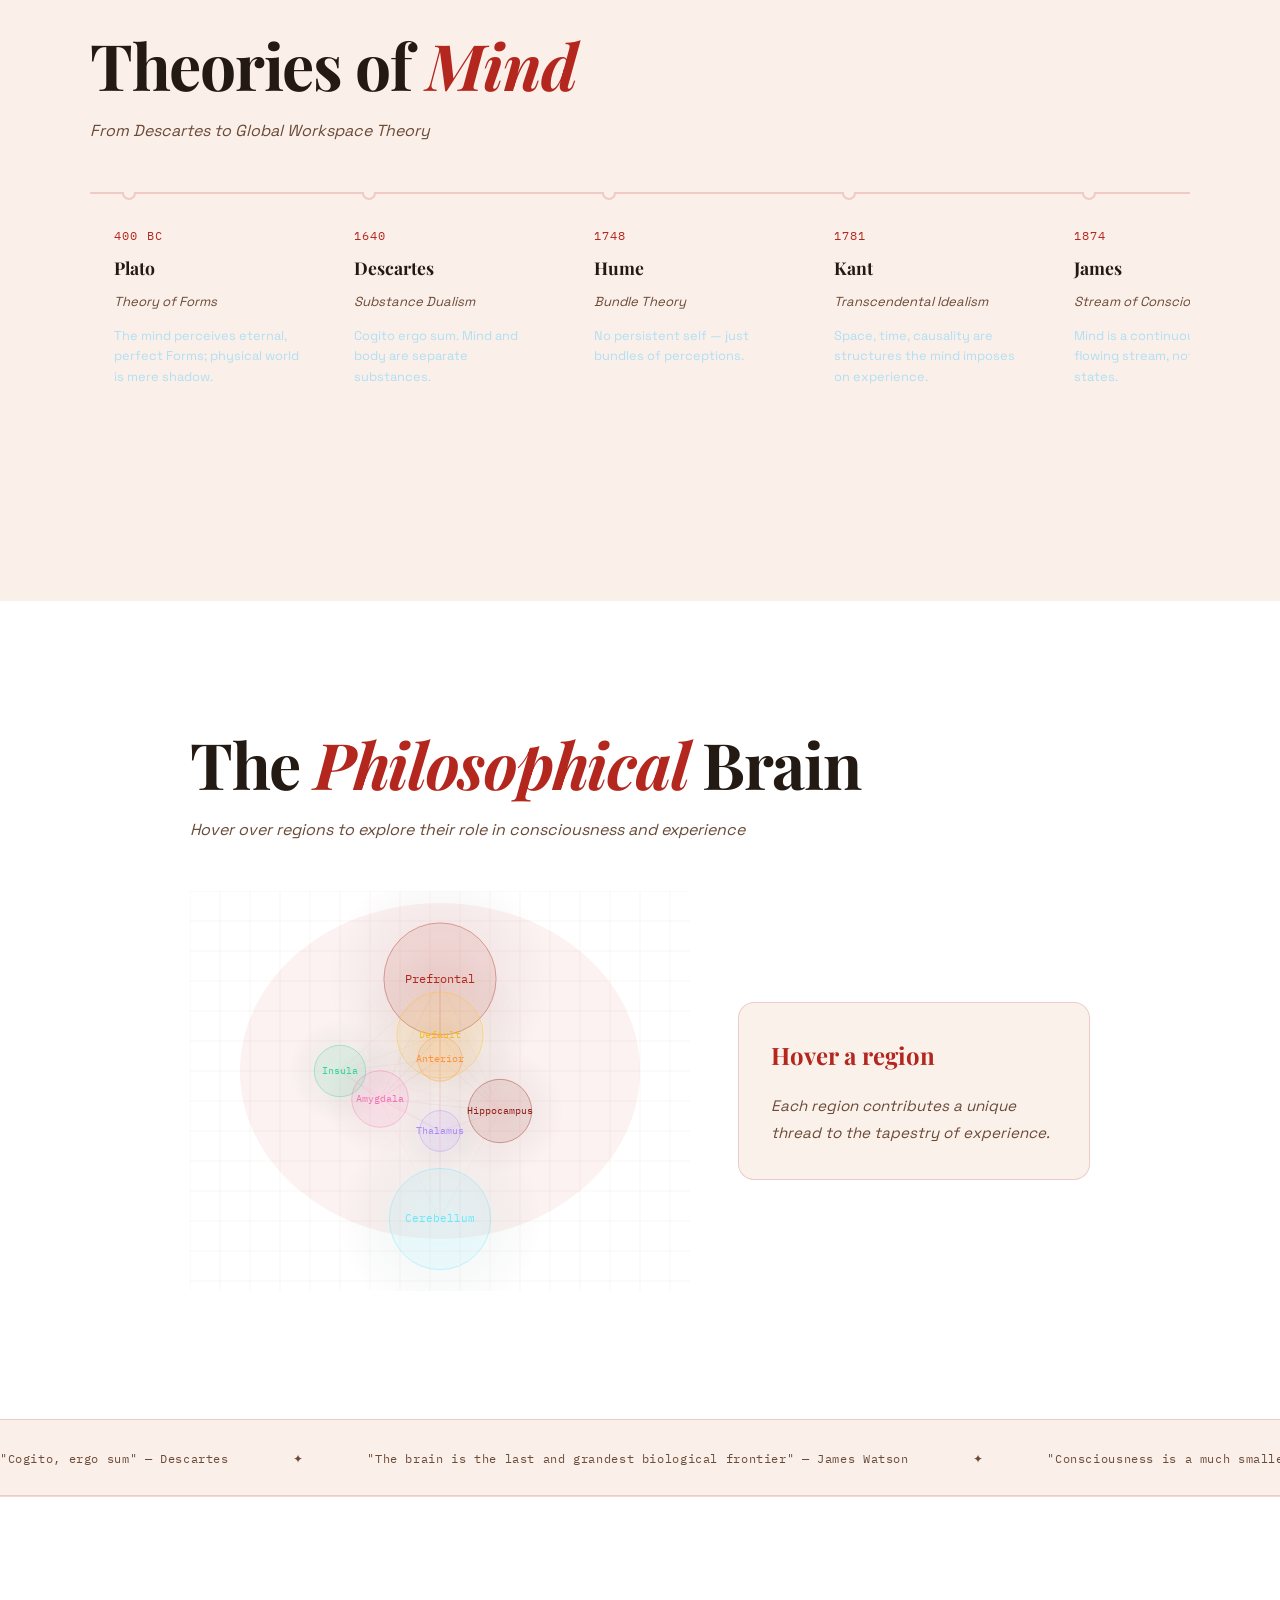
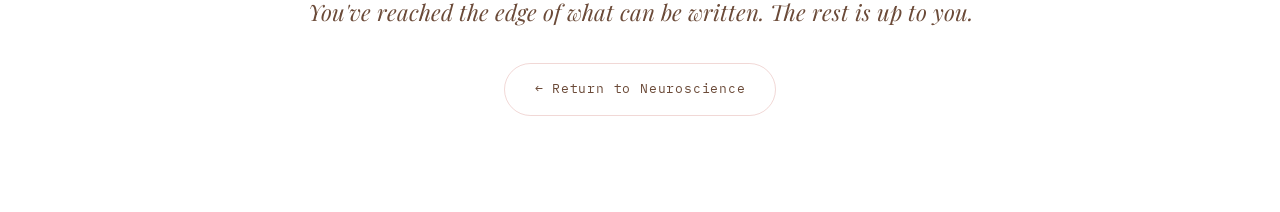
<file: philosophy.html>
<!DOCTYPE html>
<html lang="en">
<head>
  <meta charset="UTF-8" />
  <meta name="viewport" content="width=device-width, initial-scale=1.0" />
  <title>Ψ Mind Space — Philosophy & Psychology of Consciousness</title>
  <link rel="preconnect" href="https://fonts.googleapis.com" />
  <link href="https://fonts.googleapis.com/css2?family=Space+Grotesk:wght@300;400;500;700&family=Playfair+Display:ital,wght@0,700;1,400;1,700&family=IBM+Plex+Mono:wght@300;400&display=swap" rel="stylesheet" />
  <link rel="stylesheet" href="css/philosophy.css" />
</head>
<body class="philo-body">

  <!-- MATRIX RAIN BG -->
  <canvas id="matrixCanvas" class="matrix-canvas"></canvas>

  <!-- GLITCH OVERLAY -->
  <div class="glitch-overlay" id="glitchOverlay"></div>

  <!-- CUSTOM CURSOR -->
  <div class="philo-cursor" id="philoCursor">
    <div class="philo-cursor__inner"></div>
    <div class="philo-cursor__ring"></div>
    <div class="philo-cursor__text" id="cursorText">THINK</div>
  </div>

  <!-- NAV -->
  <nav class="philo-nav">
    <a href="index.html" class="philo-nav__back">← Exit Mind Space</a>
    <div class="philo-nav__logo">Ψ Mind Space</div>
    <div class="philo-nav__links">
      <a href="#consciousness" class="philo-nav__link">Consciousness</a>
      <a href="#free-will"     class="philo-nav__link">Free Will</a>
      <a href="#qualia"        class="philo-nav__link">Qualia</a>
      <a href="#self"          class="philo-nav__link">Self</a>
      <a href="#time"          class="philo-nav__link">Time</a>
    </div>
  </nav>

  <!-- HERO -->
  <section class="philo-hero">
    <div class="philo-hero__inner">
      <div class="philo-hero__tag">⚠ WARNING: Reality may feel optional beyond this point</div>
      <h1 class="philo-hero__title">
        <span class="philo-title-line" data-glitch="What IS">What IS</span>
        <span class="philo-title-line philo-title-line--italic" data-glitch="Consciousness?">Consciousness?</span>
      </h1>
      <p class="philo-hero__sub">
        You are a pattern of matter experiencing itself. These pages explore what that means —
        through philosophy, psychology, neuroscience, and a healthy dose of ontological vertigo.
      </p>
      <div class="philo-hero__cta">
        <button class="philo-btn philo-btn--primary" id="enterBtn">
          <span>Enter the Rabbit Hole</span>
          <span class="philo-btn__icon">🐇</span>
        </button>
        <button class="philo-btn philo-btn--ghost" id="randomBtn">Random Question</button>
      </div>

      <!-- Floating questions -->
      <div class="floating-questions" id="floatingQ">
        <div class="fq fq--1">Am I free?</div>
        <div class="fq fq--2">What is pain?</div>
        <div class="fq fq--3">Does time exist?</div>
        <div class="fq fq--4">Who is "I"?</div>
        <div class="fq fq--5">Is math invented?</div>
        <div class="fq fq--6">What is nothing?</div>
      </div>
    </div>

    <!-- Big orb -->
    <div class="philo-hero__visual">
      <canvas id="philoMainCanvas"></canvas>
      <div class="philo-hero__label">Consciousness Simulator</div>
    </div>
  </section>

  <!-- CONSCIOUSNESS METER -->
  <section class="consciousness-meter" id="consciousness">
    <div class="cm__inner">
      <h2 class="philo-section-title">The <em>Hard Problem</em></h2>
      <p class="philo-section-sub">David Chalmers' formulation: Why does subjective experience exist at all?</p>
      <div class="cm__visual">
        <div class="cm__brain-side">
          <h3>The Easy Problems</h3>
          <div class="cm__item">
            <div class="cm__item-label">Attention & Focus</div>
            <div class="progress"><div class="progress__fill" style="width:90%"></div></div>
            <div class="cm__item-note">We can explain this mechanistically</div>
          </div>
          <div class="cm__item">
            <div class="cm__item-label">Perception & Integration</div>
            <div class="progress"><div class="progress__fill" style="width:78%"></div></div>
            <div class="cm__item-note">Neural correlates found</div>
          </div>
          <div class="cm__item">
            <div class="cm__item-label">Behavioral Response</div>
            <div class="progress"><div class="progress__fill" style="width:95%"></div></div>
            <div class="cm__item-note">Stimulus-response circuits mapped</div>
          </div>
          <div class="cm__item cm__item--hard">
            <div class="cm__item-label">QUALIA — WHY IT FEELS LIKE ANYTHING</div>
            <div class="progress"><div class="progress__fill" style="width:3%"></div></div>
            <div class="cm__item-note cm__item-note--red">This is the Hard Problem. We have no idea.</div>
          </div>
        </div>
        <div class="cm__gap">
          <div class="cm__gap-label">THE EXPLANATORY GAP</div>
          <div class="cm__gap-arrow">⟵ ??? ⟶</div>
        </div>
      </div>
    </div>
  </section>

  <!-- INTERACTIVE PHILOSOPHY CARDS -->
  <section class="philo-cards-section" id="free-will">
    <div class="philo-cards-section__header">
      <h2 class="philo-section-title">Big <em>Questions</em></h2>
      <p class="philo-section-sub">Click any card to dive deeper. Warning: some answers make other questions worse.</p>
    </div>
    <div class="philo-grid" id="philoGrid">
      <!-- Injected by JS -->
    </div>
  </section>

  <!-- QUALIA EXPERIENCE DEMO -->
  <section class="qualia-demo" id="qualia">
    <div class="qualia-demo__inner">
      <div class="qualia-demo__text">
        <h2 class="philo-section-title">What is <em>Red</em>?</h2>
        <p>You and I both call this wavelength of light "red." But is what you experience when you see red the same as what I experience? We'll never know. This is the problem of qualia.</p>
        <p>Mary the Color Scientist knew every physical fact about color but had never seen red. When she finally did — did she learn something new?</p>
        <div class="qualia-demo__buttons">
          <button class="philo-btn philo-btn--small philo-btn--yes" id="maryYes">Yes, she learned something → Dualism?</button>
          <button class="philo-btn philo-btn--small philo-btn--no" id="maryNo">No, physicalism wins → But explain qualia!</button>
        </div>
        <div class="qualia-response" id="qualiaResponse"></div>
      </div>
      <div class="qualia-demo__visual">
        <canvas id="qualiaCanvas"></canvas>
        <div class="qualia-demo__spectrum" id="qualiaSpectrum"></div>
      </div>
    </div>
  </section>

  <!-- THOUGHT EXPERIMENT GENERATOR -->
  <section class="thought-gen" id="self">
    <div class="thought-gen__inner">
      <h2 class="philo-section-title">Thought <em>Experiment</em> Generator</h2>
      <p class="philo-section-sub">Press the button. Contemplate. Repeat until enlightened or confused. (Usually confused.)</p>
      <div class="thought-gen__machine">
        <div class="thought-gen__display" id="thoughtDisplay">
          <div class="thought-gen__thought" id="currentThought">
            Press the button to generate your first thought experiment...
          </div>
          <div class="thought-gen__meta" id="thoughtMeta"></div>
        </div>
        <button class="thought-gen__btn" id="thoughtBtn">
          <span>Generate Thought Experiment</span>
          <div class="thought-gen__spinner" id="thoughtSpinner"></div>
        </button>
      </div>
      <div class="thought-gen__context" id="thoughtContext"></div>
    </div>
  </section>

  <!-- TIMELINE OF CONSCIOUSNESS THEORIES -->
  <section class="philo-timeline" id="time">
    <div class="philo-timeline__inner">
      <h2 class="philo-section-title">Theories of <em>Mind</em></h2>
      <p class="philo-section-sub">From Descartes to Global Workspace Theory</p>
      <div class="philo-timeline-track" id="philoTimeline">
        <!-- Injected by JS -->
      </div>
    </div>
  </section>

  <!-- INTERACTIVE BRAIN REGIONS -->
  <section class="brain-explorer">
    <div class="brain-explorer__inner">
      <h2 class="philo-section-title">The <em>Philosophical</em> Brain</h2>
      <p class="philo-section-sub">Hover over regions to explore their role in consciousness and experience</p>
      <div class="brain-explorer__canvas-wrap">
        <canvas id="brainCanvas"></canvas>
        <div class="brain-info" id="brainInfo">
          <div class="brain-info__name" id="brainName">Hover a region</div>
          <div class="brain-info__desc" id="brainDesc">Each region contributes a unique thread to the tapestry of experience.</div>
        </div>
      </div>
    </div>
  </section>

  <!-- PHILOSOPHICAL QUOTES MARQUEE -->
  <div class="quote-marquee">
    <div class="quote-marquee__track">
      <span>"Cogito, ergo sum" — Descartes</span>
      <span>✦</span>
      <span>"The brain is the last and grandest biological frontier" — James Watson</span>
      <span>✦</span>
      <span>"Consciousness is a much smaller part of our mental life than we are conscious of" — William James</span>
      <span>✦</span>
      <span>"The self is a narrative construction" — Daniel Dennett</span>
      <span>✦</span>
      <span>"What is it like to be a bat?" — Thomas Nagel</span>
      <span>✦</span>
      <span>"The map is not the territory" — Alfred Korzybski</span>
      <span>✦</span>
      <span>"Cogito, ergo sum" — Descartes</span>
      <span>✦</span>
      <span>"The brain is the last and grandest biological frontier" — James Watson</span>
      <span>✦</span>
    </div>
  </div>

  <!-- FOOTER -->
  <footer class="philo-footer">
    <div class="philo-footer__inner">
      <p class="philo-footer__note">You've reached the edge of what can be written. The rest is up to you.</p>
      <a href="index.html" class="philo-btn philo-btn--ghost">← Return to Neuroscience</a>
    </div>
  </footer>

  <script src="js/philosophy.js" type="module"></script>
  <script src="js/particles-margin.js"></script>
</body>
</html>
</file>
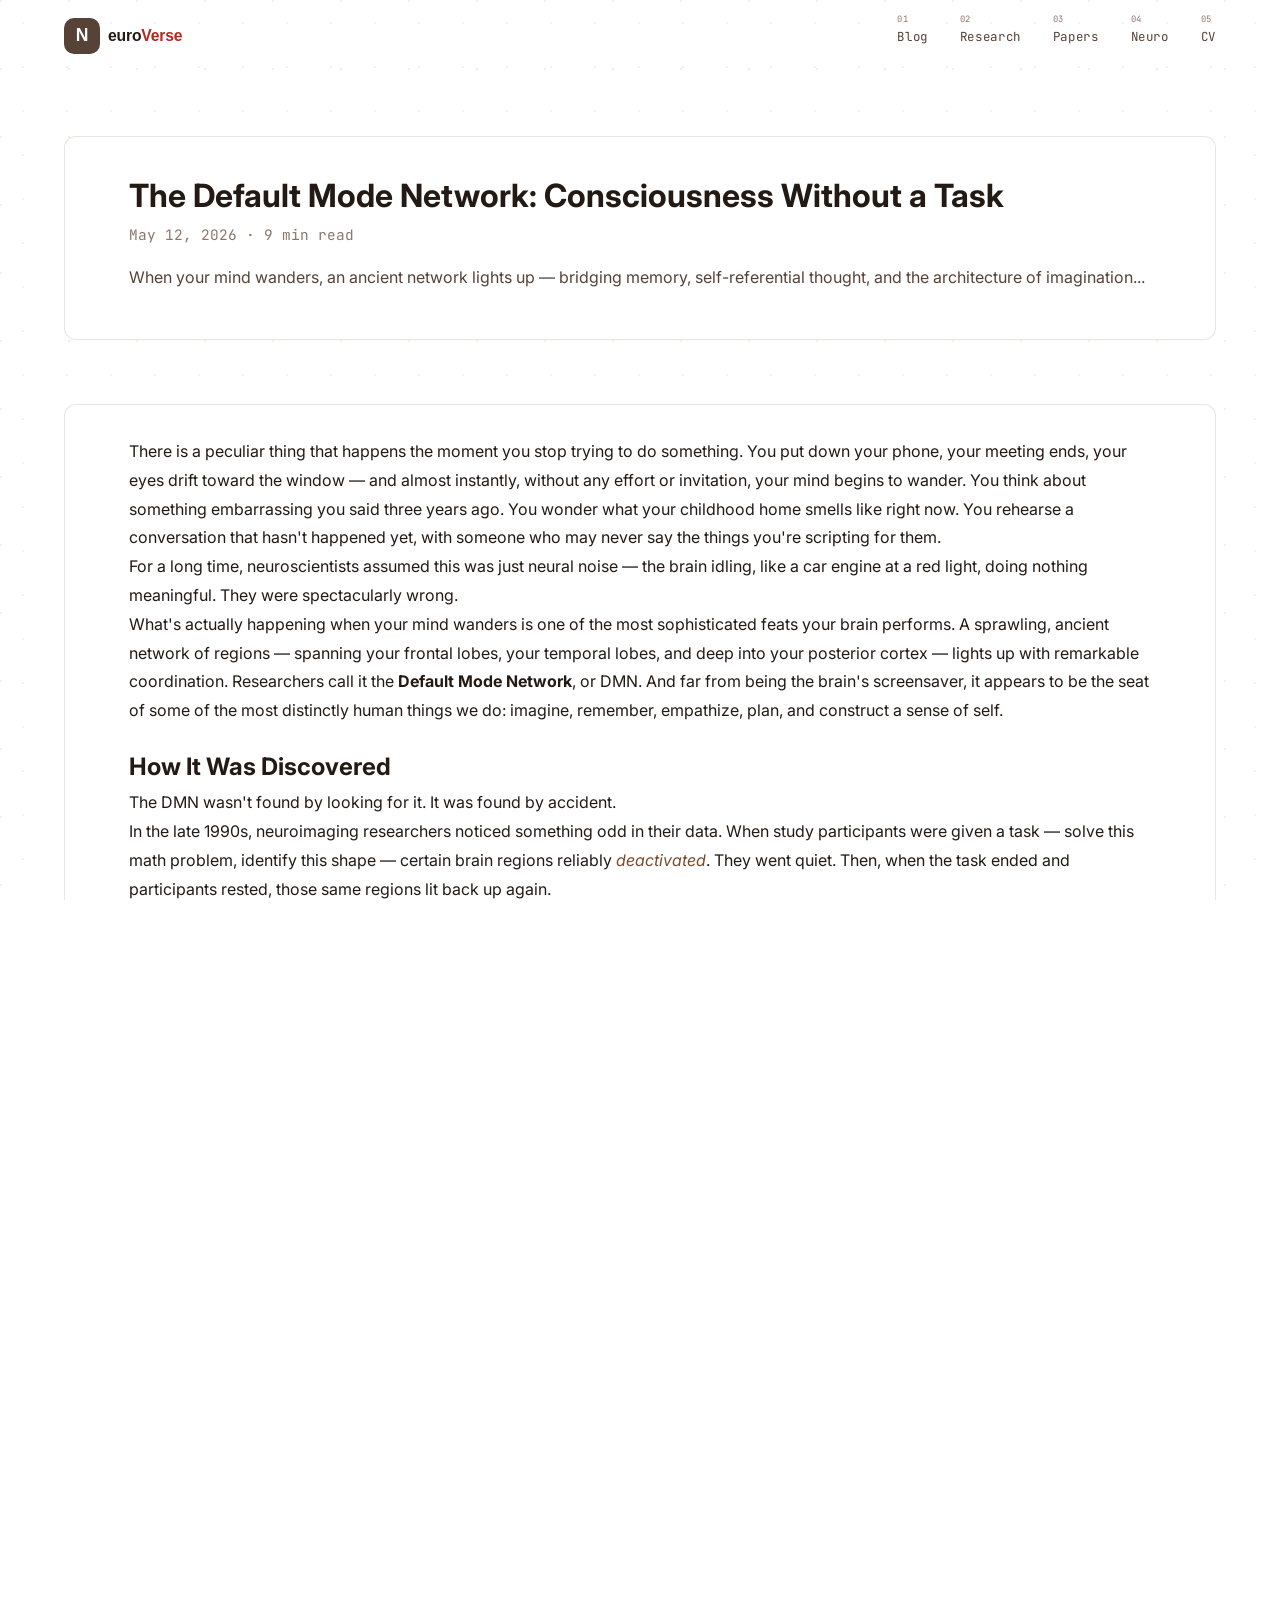
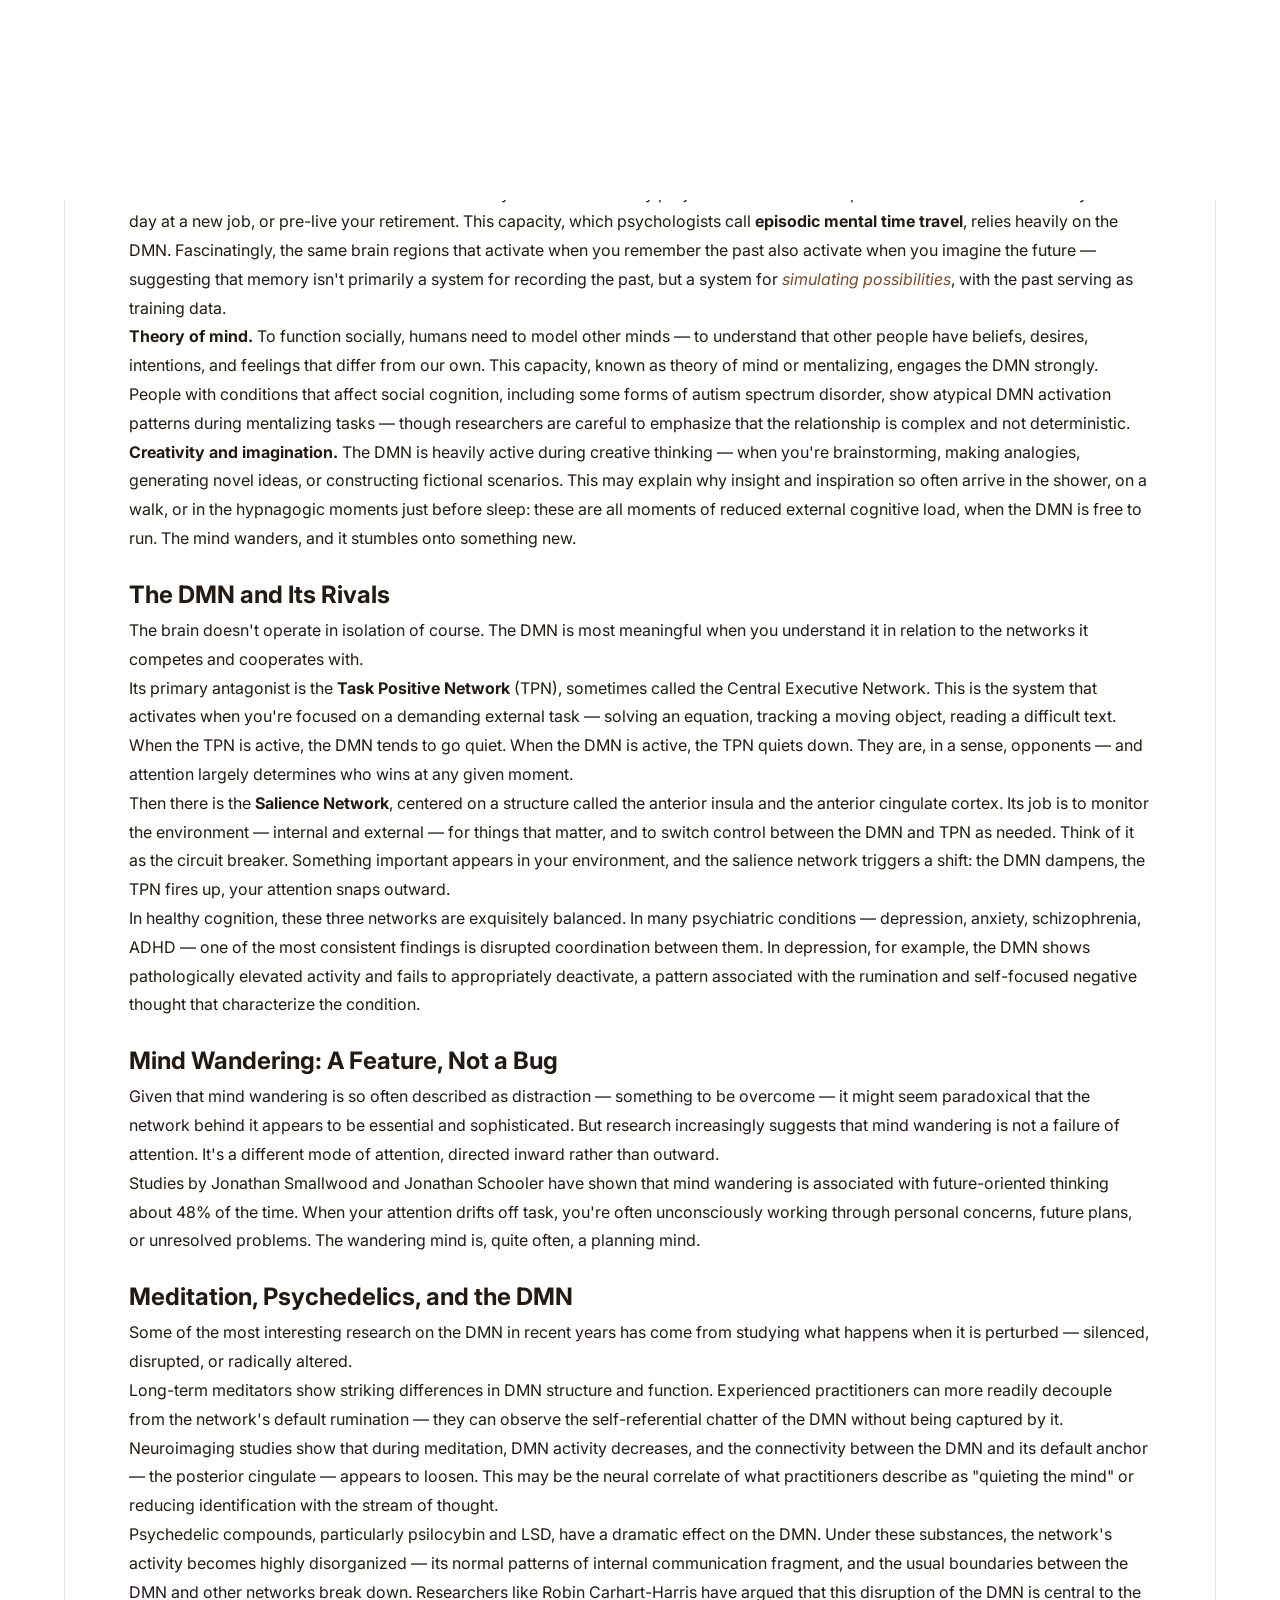
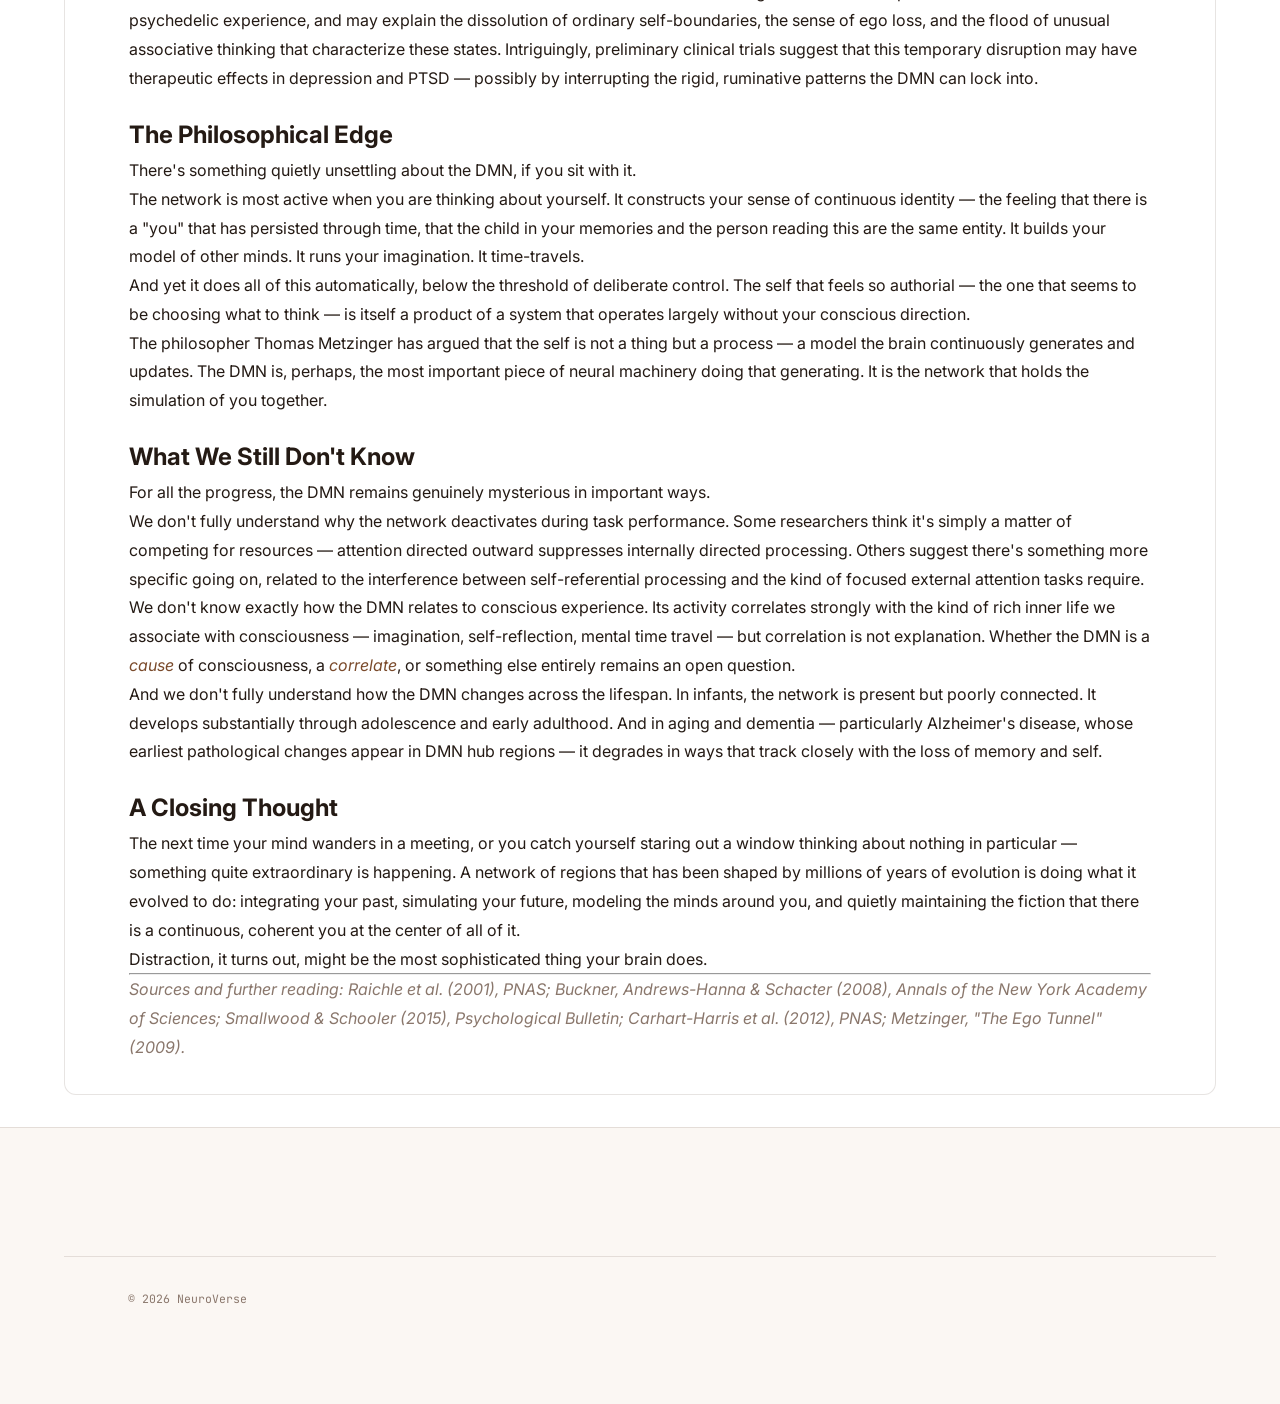
<file: posts/2026-05-12-default-mode-network.html>
<!DOCTYPE html>
<html lang="en">
<head>
  <meta charset="utf-8" />
  <meta name="viewport" content="width=device-width,initial-scale=1" />
  <title>The Default Mode Network — NeuroVerse</title>
  <link rel="preconnect" href="https://fonts.googleapis.com" />
  <link href="https://fonts.googleapis.com/css2?family=Inter:wght@300;400;600;700&family=JetBrains+Mono:wght@300;400;500&display=swap" rel="stylesheet" />
  <link rel="stylesheet" href="/css/main.css" />
  <link rel="stylesheet" href="/css/components.css" />
  <style>
    .post-hero { padding: calc(var(--nav-h) + 4rem) var(--space-xl) 2rem; max-width:var(--max-width); margin:0 auto; }
    .post-container { max-width:var(--max-width); margin:0 auto; padding:2rem var(--space-xl); background:var(--clr-surface); border:1px solid var(--clr-border); border-radius:var(--radius-md);} 
    .post-meta { color:var(--clr-text-3); font-family:var(--font-mono); font-size:0.9rem; margin-bottom:1rem; }
    .post-content { color:var(--clr-text); line-height:1.8; font-size:1rem; }
    .post-content h2 { margin-top:1.25rem; }
    .post-content em { color:var(--clr-accent-2); font-style:italic; }
  </style>
</head>
<body class="site-body" data-theme="dark">
  <nav class="nav" id="mainNav">
    <div class="nav__logo"><span class="nav__logo-mark">N</span><span class="nav__logo-text">euro<em>Verse</em></span></div>
    <button class="nav__toggle" id="navToggle"><span></span><span></span><span></span></button>
    <ul class="nav__links" id="navLinks">
      <li><a href="/index.html" class="nav__link" data-label="01">Blog</a></li>
      <li><a href="/research.html" class="nav__link" data-label="02">Research</a></li>
      <li><a href="/papers.html" class="nav__link" data-label="03">Papers</a></li>
      <li><a href="/neuroscience.html" class="nav__link" data-label="04">Neuro</a></li>
      <li><a href="/cv.html" class="nav__link" data-label="05">CV</a></li>
    </ul>
  </nav>

  <header class="post-hero">
    <div class="post-container">
      <h1>The Default Mode Network: Consciousness Without a Task</h1>
      <div class="post-meta">May 12, 2026 · 9 min read</div>
      <div class="post-excerpt" style="color:var(--clr-text-2); margin-bottom:1rem;">When your mind wanders, an ancient network lights up — bridging memory, self-referential thought, and the architecture of imagination...</div>
    </div>
  </header>

  <main style="max-width:var(--max-width); margin:2rem auto; padding:0 var(--space-xl)">
    <article class="post-container post-content">

<p>There is a peculiar thing that happens the moment you stop trying to do something. You put down your phone, your meeting ends, your eyes drift toward the window — and almost instantly, without any effort or invitation, your mind begins to wander. You think about something embarrassing you said three years ago. You wonder what your childhood home smells like right now. You rehearse a conversation that hasn't happened yet, with someone who may never say the things you're scripting for them.</p>

<p>For a long time, neuroscientists assumed this was just neural noise — the brain idling, like a car engine at a red light, doing nothing meaningful. They were spectacularly wrong.</p>

<p>What's actually happening when your mind wanders is one of the most sophisticated feats your brain performs. A sprawling, ancient network of regions — spanning your frontal lobes, your temporal lobes, and deep into your posterior cortex — lights up with remarkable coordination. Researchers call it the <strong>Default Mode Network</strong>, or DMN. And far from being the brain's screensaver, it appears to be the seat of some of the most distinctly human things we do: imagine, remember, empathize, plan, and construct a sense of self.</p>

<h2>How It Was Discovered</h2>

<p>The DMN wasn't found by looking for it. It was found by accident.</p>

<p>In the late 1990s, neuroimaging researchers noticed something odd in their data. When study participants were given a task — solve this math problem, identify this shape — certain brain regions reliably <em>deactivated</em>. They went quiet. Then, when the task ended and participants rested, those same regions lit back up again.</p>

<p>This was strange. The assumption at the time was that the resting brain was simply less active than the working brain. But these regions weren't less active at rest — they were <em>more</em> active. They seemed to be doing something during rest that active task performance was actively suppressing.</p>

<p>In 2001, Marcus Raichle and colleagues at Washington University in St. Louis published the paper that named and formally defined the network. They described a "default mode of brain function" — a baseline state that the brain returns to when external demands are lifted. The paper is now one of the most cited in all of neuroscience.</p>

<h2>The Anatomy: What's Actually in the Network</h2>

<p>The DMN isn't a single brain region. It's a distributed system — several areas that are functionally connected, meaning they tend to activate and deactivate together even though they're physically separated.</p>

<p>The key players are:</p>

<p>The <strong>medial prefrontal cortex</strong> sits just behind your forehead, roughly in the middle. It's heavily involved in thinking about yourself — your personality, your preferences, your beliefs — and in thinking about other people's minds. When you wonder what your friend is feeling, or reflect on whether you're being honest with yourself, this region is working.</p>

<p>The <strong>posterior cingulate cortex</strong> is tucked in toward the back and center of the brain. It's thought to act as a kind of hub for the network — regulating how internally versus externally focused your attention is at any given moment. It's also deeply involved in autobiographical memory.</p>

<p>The <strong>hippocampus</strong> is famous for memory, and it earns its reputation here too. But its role in the DMN goes beyond simple recall. The hippocampus doesn't just retrieve the past — it uses past experience to simulate possible futures. When you imagine what might happen tomorrow, you are, in a very real sense, running a kind of memory operation in reverse.</p>

<p>The <strong>angular gyrus</strong> and <strong>temporoparietal junction</strong>, located at the rough junction of your temporal and parietal lobes, help integrate information from different sources — body, environment, memory, language — and are thought to be involved in understanding others' perspectives and in giving experience a sense of meaning.</p>

<h2>What It Actually Does</h2>

<p>Here is where things get genuinely fascinating — and where the science is still actively debated.</p>

<p><strong>Self-referential thinking.</strong> When you think about yourself — your traits, your feelings, your past, your future — the DMN is engaged. Brain imaging studies consistently show that reading a sentence like "Does this word describe you?" activates the DMN far more than "Does this word describe a rock?" This makes it sound trivially obvious, but the implications are significant: the network appears to be the neural substrate of the self-model. The thing doing the thinking about you, is, at least in part, this network.</p>

<p><strong>Mental time travel.</strong> Humans have an unusual ability — we can mentally project ourselves into the past and future. You can relive your first day at a new job, or pre-live your retirement. This capacity, which psychologists call <strong>episodic mental time travel</strong>, relies heavily on the DMN. Fascinatingly, the same brain regions that activate when you remember the past also activate when you imagine the future — suggesting that memory isn't primarily a system for recording the past, but a system for <em>simulating possibilities</em>, with the past serving as training data.</p>

<p><strong>Theory of mind.</strong> To function socially, humans need to model other minds — to understand that other people have beliefs, desires, intentions, and feelings that differ from our own. This capacity, known as theory of mind or mentalizing, engages the DMN strongly. People with conditions that affect social cognition, including some forms of autism spectrum disorder, show atypical DMN activation patterns during mentalizing tasks — though researchers are careful to emphasize that the relationship is complex and not deterministic.</p>

<p><strong>Creativity and imagination.</strong> The DMN is heavily active during creative thinking — when you're brainstorming, making analogies, generating novel ideas, or constructing fictional scenarios. This may explain why insight and inspiration so often arrive in the shower, on a walk, or in the hypnagogic moments just before sleep: these are all moments of reduced external cognitive load, when the DMN is free to run. The mind wanders, and it stumbles onto something new.</p>

<h2>The DMN and Its Rivals</h2>

<p>The brain doesn't operate in isolation of course. The DMN is most meaningful when you understand it in relation to the networks it competes and cooperates with.</p>

<p>Its primary antagonist is the <strong>Task Positive Network</strong> (TPN), sometimes called the Central Executive Network. This is the system that activates when you're focused on a demanding external task — solving an equation, tracking a moving object, reading a difficult text. When the TPN is active, the DMN tends to go quiet. When the DMN is active, the TPN quiets down. They are, in a sense, opponents — and attention largely determines who wins at any given moment.</p>

<p>Then there is the <strong>Salience Network</strong>, centered on a structure called the anterior insula and the anterior cingulate cortex. Its job is to monitor the environment — internal and external — for things that matter, and to switch control between the DMN and TPN as needed. Think of it as the circuit breaker. Something important appears in your environment, and the salience network triggers a shift: the DMN dampens, the TPN fires up, your attention snaps outward.</p>

<p>In healthy cognition, these three networks are exquisitely balanced. In many psychiatric conditions — depression, anxiety, schizophrenia, ADHD — one of the most consistent findings is disrupted coordination between them. In depression, for example, the DMN shows pathologically elevated activity and fails to appropriately deactivate, a pattern associated with the rumination and self-focused negative thought that characterize the condition.</p>

<h2>Mind Wandering: A Feature, Not a Bug</h2>

<p>Given that mind wandering is so often described as distraction — something to be overcome — it might seem paradoxical that the network behind it appears to be essential and sophisticated. But research increasingly suggests that mind wandering is not a failure of attention. It's a different mode of attention, directed inward rather than outward.</p>

<p>Studies by Jonathan Smallwood and Jonathan Schooler have shown that mind wandering is associated with future-oriented thinking about 48% of the time. When your attention drifts off task, you're often unconsciously working through personal concerns, future plans, or unresolved problems. The wandering mind is, quite often, a planning mind.</p>

<h2>Meditation, Psychedelics, and the DMN</h2>

<p>Some of the most interesting research on the DMN in recent years has come from studying what happens when it is perturbed — silenced, disrupted, or radically altered.</p>

<p>Long-term meditators show striking differences in DMN structure and function. Experienced practitioners can more readily decouple from the network's default rumination — they can observe the self-referential chatter of the DMN without being captured by it. Neuroimaging studies show that during meditation, DMN activity decreases, and the connectivity between the DMN and its default anchor — the posterior cingulate — appears to loosen. This may be the neural correlate of what practitioners describe as "quieting the mind" or reducing identification with the stream of thought.</p>

<p>Psychedelic compounds, particularly psilocybin and LSD, have a dramatic effect on the DMN. Under these substances, the network's activity becomes highly disorganized — its normal patterns of internal communication fragment, and the usual boundaries between the DMN and other networks break down. Researchers like Robin Carhart-Harris have argued that this disruption of the DMN is central to the psychedelic experience, and may explain the dissolution of ordinary self-boundaries, the sense of ego loss, and the flood of unusual associative thinking that characterize these states. Intriguingly, preliminary clinical trials suggest that this temporary disruption may have therapeutic effects in depression and PTSD — possibly by interrupting the rigid, ruminative patterns the DMN can lock into.</p>

<h2>The Philosophical Edge</h2>

<p>There's something quietly unsettling about the DMN, if you sit with it.</p>

<p>The network is most active when you are thinking about yourself. It constructs your sense of continuous identity — the feeling that there is a "you" that has persisted through time, that the child in your memories and the person reading this are the same entity. It builds your model of other minds. It runs your imagination. It time-travels.</p>

<p>And yet it does all of this automatically, below the threshold of deliberate control. The self that feels so authorial — the one that seems to be choosing what to think — is itself a product of a system that operates largely without your conscious direction.</p>

<p>The philosopher Thomas Metzinger has argued that the self is not a thing but a process — a model the brain continuously generates and updates. The DMN is, perhaps, the most important piece of neural machinery doing that generating. It is the network that holds the simulation of you together.</p>

<h2>What We Still Don't Know</h2>

<p>For all the progress, the DMN remains genuinely mysterious in important ways.</p>

<p>We don't fully understand why the network deactivates during task performance. Some researchers think it's simply a matter of competing for resources — attention directed outward suppresses internally directed processing. Others suggest there's something more specific going on, related to the interference between self-referential processing and the kind of focused external attention tasks require.</p>

<p>We don't know exactly how the DMN relates to conscious experience. Its activity correlates strongly with the kind of rich inner life we associate with consciousness — imagination, self-reflection, mental time travel — but correlation is not explanation. Whether the DMN is a <em>cause</em> of consciousness, a <em>correlate</em>, or something else entirely remains an open question.</p>

<p>And we don't fully understand how the DMN changes across the lifespan. In infants, the network is present but poorly connected. It develops substantially through adolescence and early adulthood. And in aging and dementia — particularly Alzheimer's disease, whose earliest pathological changes appear in DMN hub regions — it degrades in ways that track closely with the loss of memory and self.</p>

<h2>A Closing Thought</h2>

<p>The next time your mind wanders in a meeting, or you catch yourself staring out a window thinking about nothing in particular — something quite extraordinary is happening. A network of regions that has been shaped by millions of years of evolution is doing what it evolved to do: integrating your past, simulating your future, modeling the minds around you, and quietly maintaining the fiction that there is a continuous, coherent you at the center of all of it.</p>

<p>Distraction, it turns out, might be the most sophisticated thing your brain does.</p>

<hr />

<p style="font-style:italic;color:var(--clr-text-3)">Sources and further reading: Raichle et al. (2001), PNAS; Buckner, Andrews-Hanna & Schacter (2008), Annals of the New York Academy of Sciences; Smallwood & Schooler (2015), Psychological Bulletin; Carhart-Harris et al. (2012), PNAS; Metzinger, "The Ego Tunnel" (2009).</p>

    </article>
  </main>

  <footer class="footer">
    <div class="footer__bottom" style="border-top:1px solid var(--clr-border);padding:var(--space-lg) var(--space-xl)">
      <p>© 2026 NeuroVerse</p>
    </div>
  </footer>

  <script src="/js/shared.js" type="module"></script>
</body>
</html>
</file>
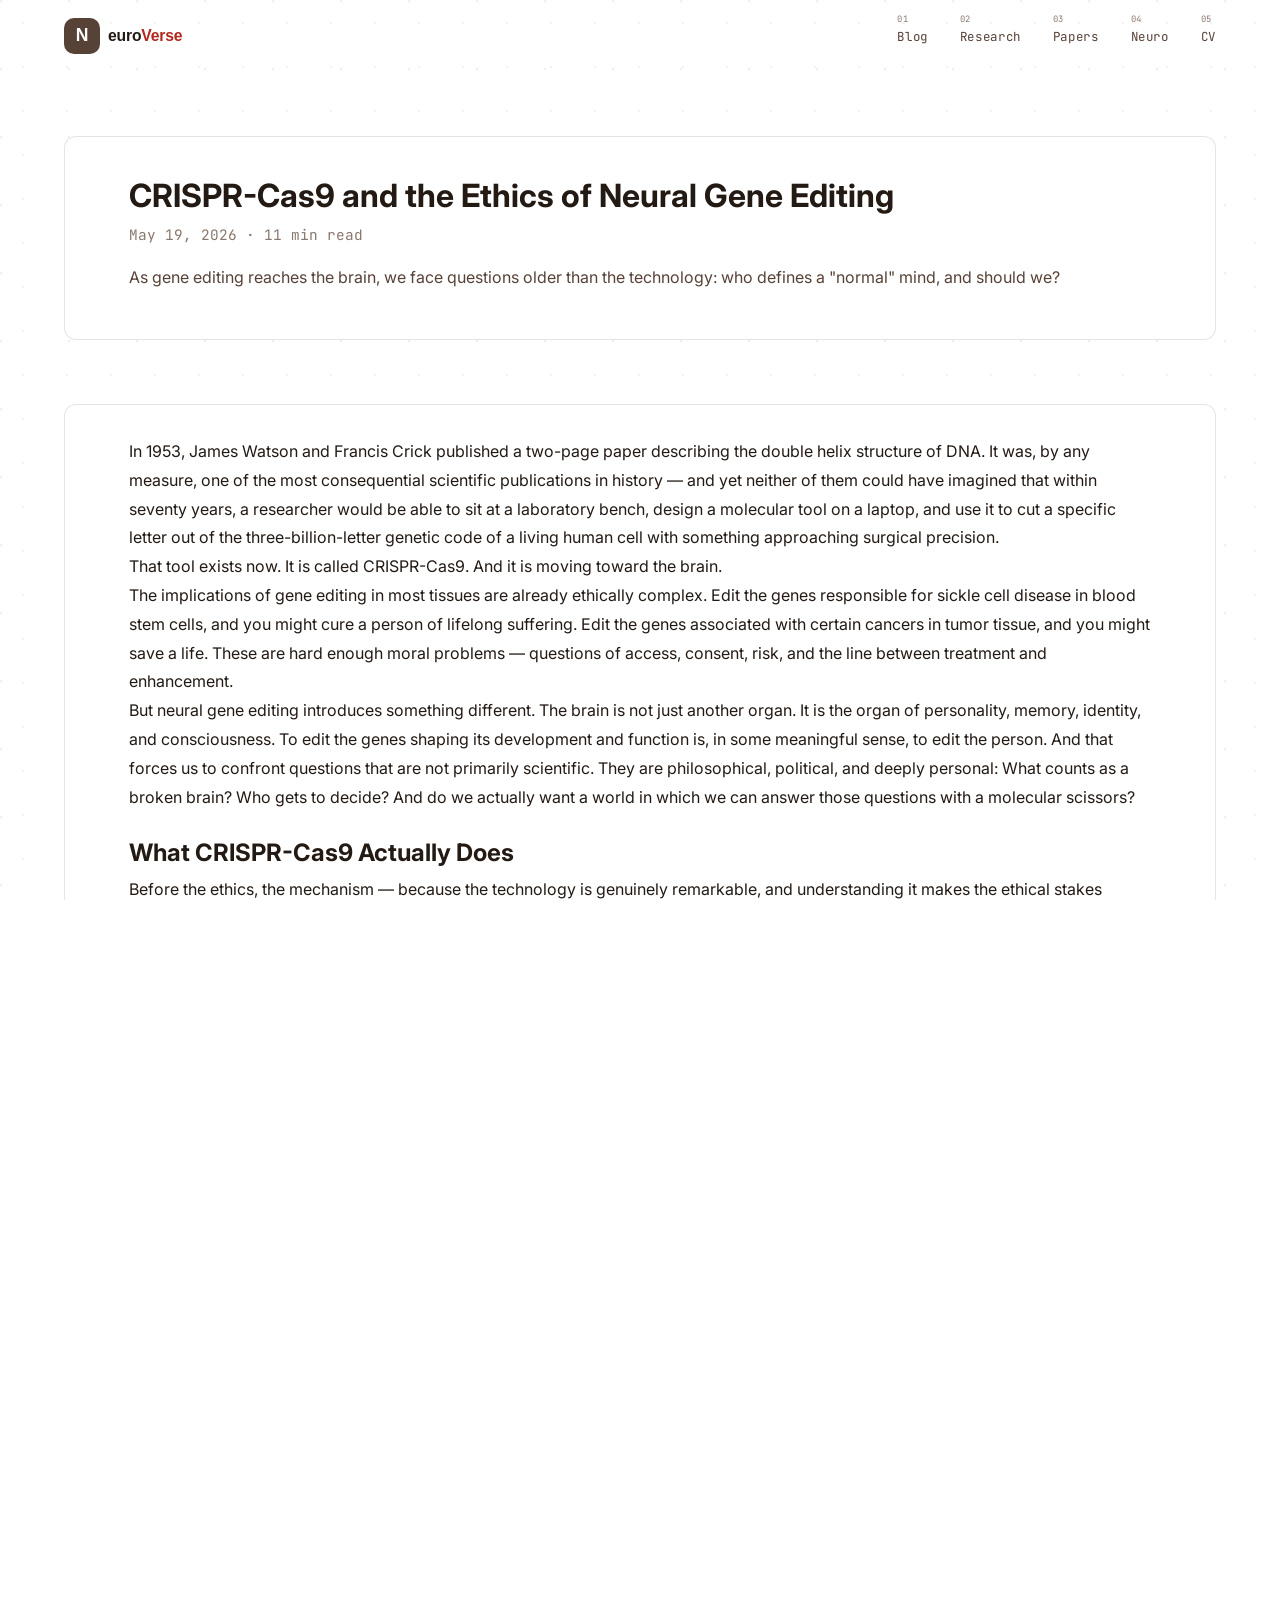
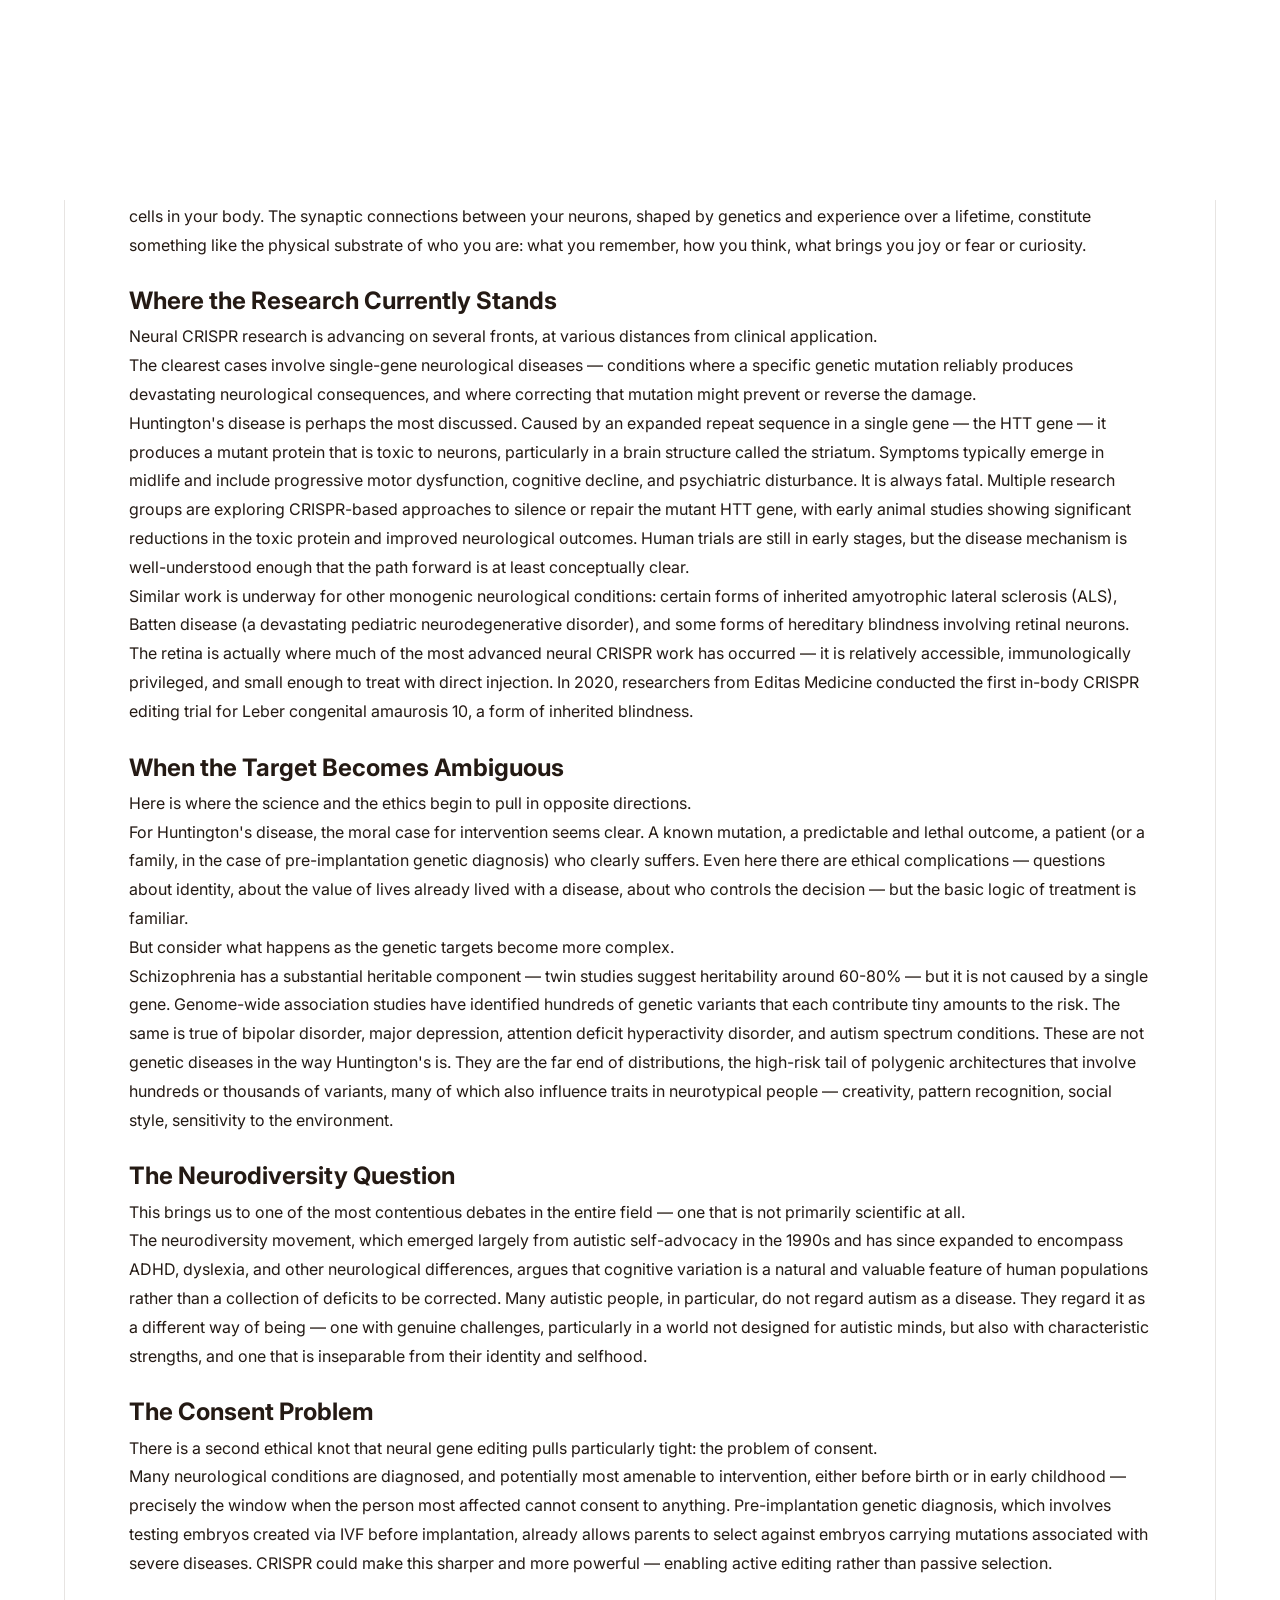
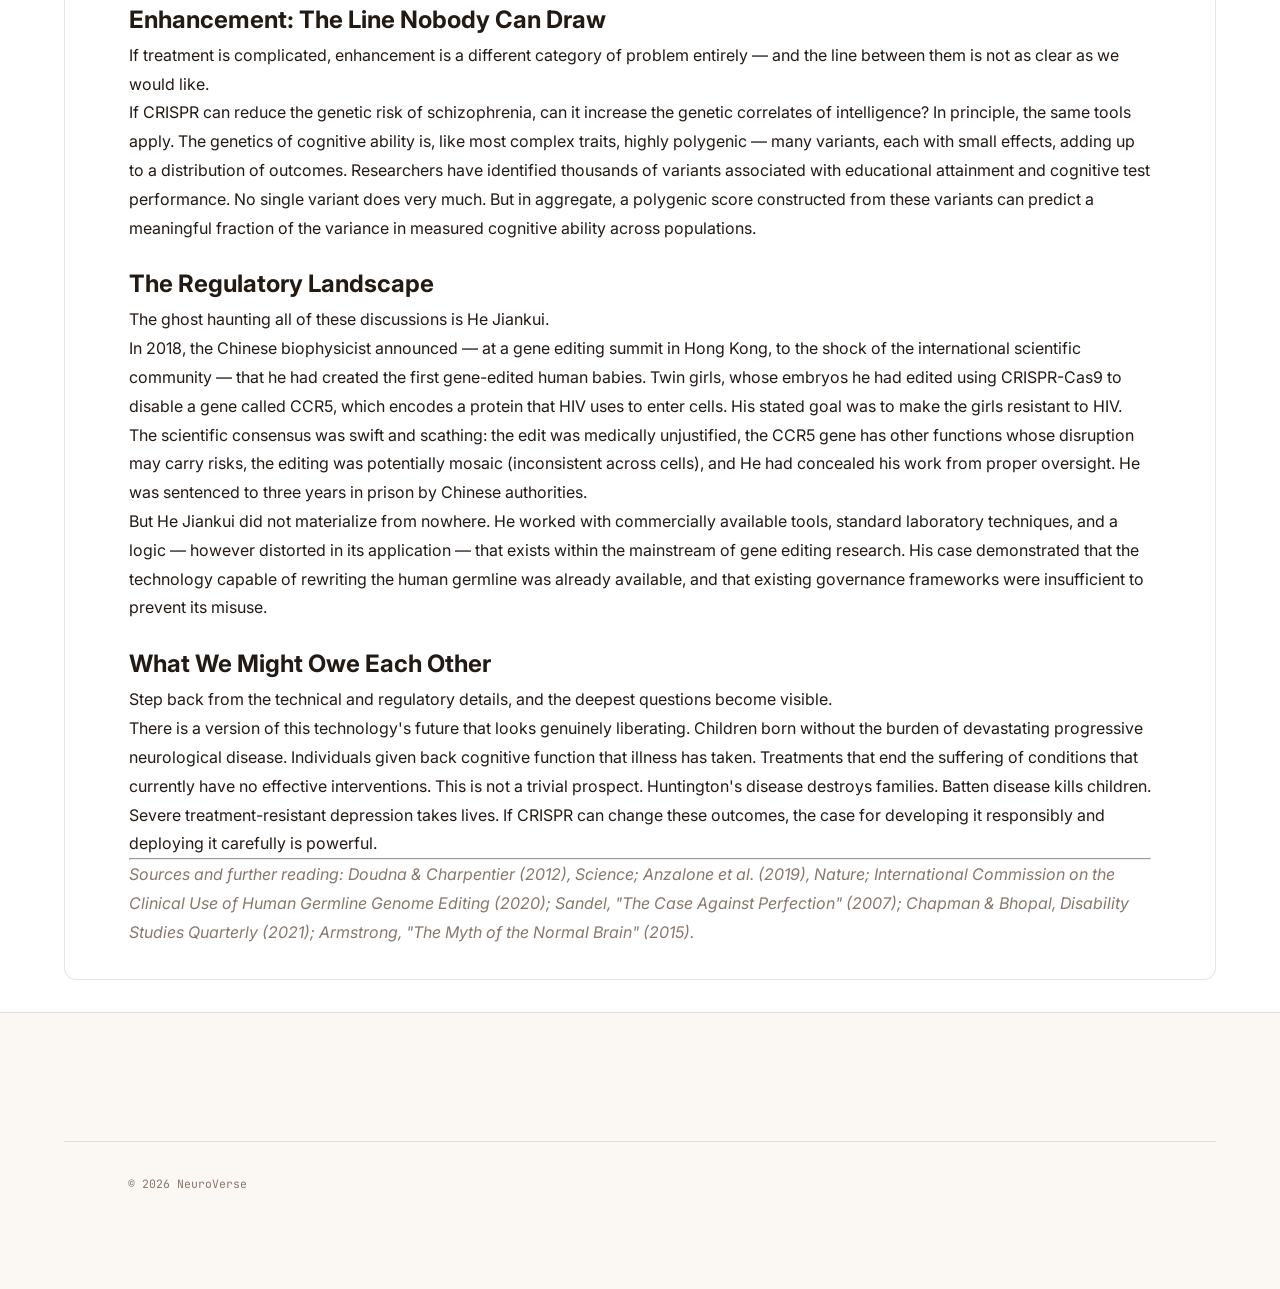
<file: posts/2026-05-19-crispr-cas9-neural-gene-editing.html>
<!DOCTYPE html>
<html lang="en">
<head>
  <meta charset="utf-8" />
  <meta name="viewport" content="width=device-width,initial-scale=1" />
  <title>CRISPR-Cas9 and the Ethics of Neural Gene Editing — NeuroVerse</title>
  <link rel="preconnect" href="https://fonts.googleapis.com" />
  <link href="https://fonts.googleapis.com/css2?family=Inter:wght@300;400;600;700&family=JetBrains+Mono:wght@300;400;500&display=swap" rel="stylesheet" />
  <link rel="stylesheet" href="/css/main.css" />
  <link rel="stylesheet" href="/css/components.css" />
  <style>
    .post-hero { padding: calc(var(--nav-h) + 4rem) var(--space-xl) 2rem; max-width:var(--max-width); margin:0 auto; }
    .post-container { max-width:var(--max-width); margin:0 auto; padding:2rem var(--space-xl); background:var(--clr-surface); border:1px solid var(--clr-border); border-radius:var(--radius-md);} 
    .post-meta { color:var(--clr-text-3); font-family:var(--font-mono); font-size:0.9rem; margin-bottom:1rem; }
    .post-content { color:var(--clr-text); line-height:1.8; font-size:1rem; }
    .post-content h2 { margin-top:1.25rem; }
    .post-content em { color:var(--clr-accent-2); font-style:italic; }
  </style>
</head>
<body class="site-body" data-theme="dark">
  <nav class="nav" id="mainNav">
    <div class="nav__logo"><span class="nav__logo-mark">N</span><span class="nav__logo-text">euro<em>Verse</em></span></div>
    <button class="nav__toggle" id="navToggle"><span></span><span></span><span></span></button>
    <ul class="nav__links" id="navLinks">
      <li><a href="/index.html" class="nav__link" data-label="01">Blog</a></li>
      <li><a href="/research.html" class="nav__link" data-label="02">Research</a></li>
      <li><a href="/papers.html" class="nav__link" data-label="03">Papers</a></li>
      <li><a href="/neuroscience.html" class="nav__link" data-label="04">Neuro</a></li>
      <li><a href="/cv.html" class="nav__link" data-label="05">CV</a></li>
    </ul>
  </nav>

  <header class="post-hero">
    <div class="post-container">
      <h1>CRISPR-Cas9 and the Ethics of Neural Gene Editing</h1>
      <div class="post-meta">May 19, 2026 · 11 min read</div>
      <div class="post-excerpt" style="color:var(--clr-text-2); margin-bottom:1rem;">As gene editing reaches the brain, we face questions older than the technology: who defines a "normal" mind, and should we?</div>
    </div>
  </header>

  <main style="max-width:var(--max-width); margin:2rem auto; padding:0 var(--space-xl)">
    <article class="post-container post-content">

<p>In 1953, James Watson and Francis Crick published a two-page paper describing the double helix structure of DNA. It was, by any measure, one of the most consequential scientific publications in history — and yet neither of them could have imagined that within seventy years, a researcher would be able to sit at a laboratory bench, design a molecular tool on a laptop, and use it to cut a specific letter out of the three-billion-letter genetic code of a living human cell with something approaching surgical precision.</p>

<p>That tool exists now. It is called CRISPR-Cas9. And it is moving toward the brain.</p>

<p>The implications of gene editing in most tissues are already ethically complex. Edit the genes responsible for sickle cell disease in blood stem cells, and you might cure a person of lifelong suffering. Edit the genes associated with certain cancers in tumor tissue, and you might save a life. These are hard enough moral problems — questions of access, consent, risk, and the line between treatment and enhancement.</p>

<p>But neural gene editing introduces something different. The brain is not just another organ. It is the organ of personality, memory, identity, and consciousness. To edit the genes shaping its development and function is, in some meaningful sense, to edit the person. And that forces us to confront questions that are not primarily scientific. They are philosophical, political, and deeply personal: What counts as a broken brain? Who gets to decide? And do we actually want a world in which we can answer those questions with a molecular scissors?</p>

<h2>What CRISPR-Cas9 Actually Does</h2>

<p>Before the ethics, the mechanism — because the technology is genuinely remarkable, and understanding it makes the ethical stakes concrete.</p>

<p>Every cell in your body contains DNA — the complete instruction manual for building and running you. That manual is written in a four-letter chemical alphabet: adenine, thymine, cytosine, and guanine, abbreviated A, T, C, and G. Strung together in sequences of three billion base pairs, these letters encode every protein your body makes, every structural decision your development takes, every molecular switch your cells flip on or off throughout your life.</p>

<p>Mutations — changes in those letters — can cause disease. Sometimes it's a single letter in the wrong place. Sickle cell disease, for instance, is caused by a single nucleotide substitution in the gene encoding hemoglobin. One letter, out of three billion, and the consequences ripple out into a lifetime of pain crises, organ damage, and shortened life expectancy.</p>

<p>CRISPR-Cas9 is a way to find and fix — or simply cut — specific sequences in that three-billion-letter text. The system is borrowed, with considerable modification, from bacteria, which use something like it as a primitive immune system. When a virus infects a bacterium, the bacterium can capture a piece of the virus's genetic code, store it, and later use it as a search term — sending out molecular machinery to find and destroy any matching sequence it encounters.</p>

<p>Scientists realized they could reprogram this system. By designing a short RNA molecule that matches a target DNA sequence — the "guide RNA" — and pairing it with the Cas9 protein, which acts as the molecular scissors, they could direct cuts to almost any location in the genome they chose. Subsequent generations of the technology have extended this further: base editors can change a single DNA letter without cutting entirely; prime editors can insert or delete short sequences with high precision; and CRISPRi and CRISPRa can switch genes on or off without altering the sequence at all.</p>

<p>The technology has moved with extraordinary speed. In 2012, Jennifer Doudna and Emmanuelle Charpentier published the foundational paper describing CRISPR-Cas9 as a programmable gene editing tool. In 2023, the first CRISPR-based therapy — Casgevy, for sickle cell disease — was approved by the FDA. In roughly a decade, a fundamental discovery moved from a journal paper to an approved clinical treatment.</p>

<p>And now researchers are beginning to ask what it could do in the most complex tissue in the known universe.</p>

<h2>The Brain Is Different</h2>

<p>Most gene editing therapies target somatic cells — non-reproductive cells whose genetic changes affect only the patient, not any future children. Edit the blood stem cells of someone with sickle cell disease, and the cure stays with them. This is already ethically fraught, but it is at least bounded.</p>

<p>Neural gene editing is somatic editing too — for now. But it involves a tissue whose function is the generation of a person's inner life, which gives the enterprise a different moral texture.</p>

<p>The neurons in your brain are, for the most part, the neurons you were born with. Unlike blood cells or skin cells, most mature neurons do not divide and replace themselves. Your hippocampal neurons — the ones encoding your episodic memories — are among the oldest cells in your body. The synaptic connections between your neurons, shaped by genetics and experience over a lifetime, constitute something like the physical substrate of who you are: what you remember, how you think, what brings you joy or fear or curiosity.</p>

<h2>Where the Research Currently Stands</h2>

<p>Neural CRISPR research is advancing on several fronts, at various distances from clinical application.</p>

<p>The clearest cases involve single-gene neurological diseases — conditions where a specific genetic mutation reliably produces devastating neurological consequences, and where correcting that mutation might prevent or reverse the damage.</p>

<p>Huntington's disease is perhaps the most discussed. Caused by an expanded repeat sequence in a single gene — the HTT gene — it produces a mutant protein that is toxic to neurons, particularly in a brain structure called the striatum. Symptoms typically emerge in midlife and include progressive motor dysfunction, cognitive decline, and psychiatric disturbance. It is always fatal. Multiple research groups are exploring CRISPR-based approaches to silence or repair the mutant HTT gene, with early animal studies showing significant reductions in the toxic protein and improved neurological outcomes. Human trials are still in early stages, but the disease mechanism is well-understood enough that the path forward is at least conceptually clear.</p>

<p>Similar work is underway for other monogenic neurological conditions: certain forms of inherited amyotrophic lateral sclerosis (ALS), Batten disease (a devastating pediatric neurodegenerative disorder), and some forms of hereditary blindness involving retinal neurons. The retina is actually where much of the most advanced neural CRISPR work has occurred — it is relatively accessible, immunologically privileged, and small enough to treat with direct injection. In 2020, researchers from Editas Medicine conducted the first in-body CRISPR editing trial for Leber congenital amaurosis 10, a form of inherited blindness.</p>

<h2>When the Target Becomes Ambiguous</h2>

<p>Here is where the science and the ethics begin to pull in opposite directions.</p>

<p>For Huntington's disease, the moral case for intervention seems clear. A known mutation, a predictable and lethal outcome, a patient (or a family, in the case of pre-implantation genetic diagnosis) who clearly suffers. Even here there are ethical complications — questions about identity, about the value of lives already lived with a disease, about who controls the decision — but the basic logic of treatment is familiar.</p>

<p>But consider what happens as the genetic targets become more complex.</p>

<p>Schizophrenia has a substantial heritable component — twin studies suggest heritability around 60-80% — but it is not caused by a single gene. Genome-wide association studies have identified hundreds of genetic variants that each contribute tiny amounts to the risk. The same is true of bipolar disorder, major depression, attention deficit hyperactivity disorder, and autism spectrum conditions. These are not genetic diseases in the way Huntington's is. They are the far end of distributions, the high-risk tail of polygenic architectures that involve hundreds or thousands of variants, many of which also influence traits in neurotypical people — creativity, pattern recognition, social style, sensitivity to the environment.</p>

<h2>The Neurodiversity Question</h2>

<p>This brings us to one of the most contentious debates in the entire field — one that is not primarily scientific at all.</p>

<p>The neurodiversity movement, which emerged largely from autistic self-advocacy in the 1990s and has since expanded to encompass ADHD, dyslexia, and other neurological differences, argues that cognitive variation is a natural and valuable feature of human populations rather than a collection of deficits to be corrected. Many autistic people, in particular, do not regard autism as a disease. They regard it as a different way of being — one with genuine challenges, particularly in a world not designed for autistic minds, but also with characteristic strengths, and one that is inseparable from their identity and selfhood.</p>

<h2>The Consent Problem</h2>

<p>There is a second ethical knot that neural gene editing pulls particularly tight: the problem of consent.</p>

<p>Many neurological conditions are diagnosed, and potentially most amenable to intervention, either before birth or in early childhood — precisely the window when the person most affected cannot consent to anything. Pre-implantation genetic diagnosis, which involves testing embryos created via IVF before implantation, already allows parents to select against embryos carrying mutations associated with severe diseases. CRISPR could make this sharper and more powerful — enabling active editing rather than passive selection.</p>

<h2>Enhancement: The Line Nobody Can Draw</h2>

<p>If treatment is complicated, enhancement is a different category of problem entirely — and the line between them is not as clear as we would like.</p>

<p>If CRISPR can reduce the genetic risk of schizophrenia, can it increase the genetic correlates of intelligence? In principle, the same tools apply. The genetics of cognitive ability is, like most complex traits, highly polygenic — many variants, each with small effects, adding up to a distribution of outcomes. Researchers have identified thousands of variants associated with educational attainment and cognitive test performance. No single variant does very much. But in aggregate, a polygenic score constructed from these variants can predict a meaningful fraction of the variance in measured cognitive ability across populations.</p>

<h2>The Regulatory Landscape</h2>

<p>The ghost haunting all of these discussions is He Jiankui.</p>

<p>In 2018, the Chinese biophysicist announced — at a gene editing summit in Hong Kong, to the shock of the international scientific community — that he had created the first gene-edited human babies. Twin girls, whose embryos he had edited using CRISPR-Cas9 to disable a gene called CCR5, which encodes a protein that HIV uses to enter cells. His stated goal was to make the girls resistant to HIV. The scientific consensus was swift and scathing: the edit was medically unjustified, the CCR5 gene has other functions whose disruption may carry risks, the editing was potentially mosaic (inconsistent across cells), and He had concealed his work from proper oversight. He was sentenced to three years in prison by Chinese authorities.</p>

<p>But He Jiankui did not materialize from nowhere. He worked with commercially available tools, standard laboratory techniques, and a logic — however distorted in its application — that exists within the mainstream of gene editing research. His case demonstrated that the technology capable of rewriting the human germline was already available, and that existing governance frameworks were insufficient to prevent its misuse.</p>

<h2>What We Might Owe Each Other</h2>

<p>Step back from the technical and regulatory details, and the deepest questions become visible.</p>

<p>There is a version of this technology's future that looks genuinely liberating. Children born without the burden of devastating progressive neurological disease. Individuals given back cognitive function that illness has taken. Treatments that end the suffering of conditions that currently have no effective interventions. This is not a trivial prospect. Huntington's disease destroys families. Batten disease kills children. Severe treatment-resistant depression takes lives. If CRISPR can change these outcomes, the case for developing it responsibly and deploying it carefully is powerful.</p>

<hr />

<p style="font-style:italic;color:var(--clr-text-3)">Sources and further reading: Doudna & Charpentier (2012), Science; Anzalone et al. (2019), Nature; International Commission on the Clinical Use of Human Germline Genome Editing (2020); Sandel, "The Case Against Perfection" (2007); Chapman & Bhopal, Disability Studies Quarterly (2021); Armstrong, "The Myth of the Normal Brain" (2015).</p>

    </article>
  </main>

  <footer class="footer">
    <div class="footer__bottom" style="border-top:1px solid var(--clr-border);padding:var(--space-lg) var(--space-xl)">
      <p>© 2026 NeuroVerse</p>
    </div>
  </footer>

  <script src="/js/shared.js" type="module"></script>
</body>
</html>
</file>
<file: css/main.css>
/* ============================================================
   NEUROVERSE — MAIN.CSS
   Core design system, layout, typography
   ============================================================ */

/* ── DESIGN TOKENS ────────────────────────────────────────── */
:root {
  /* White / Red / Brown editorial palette */
  --clr-bg:         #FFFFFF;
  --clr-bg-2:       #FBF7F3;
  --clr-bg-3:       #FBF7F3;
  --clr-surface:    #FFFFFF;
  --clr-surface-2:  #F6EFE7;
  --clr-border:     rgba(60,32,20,0.12);
  --clr-border-hover: rgba(60,32,20,0.28);

  --clr-accent:     #B3271E;   /* deep red — primary accent / bars */
  --clr-accent-2:   #7A4A2B;   /* warm brown — secondary accent / bars */
  --clr-accent-3:   #7A4A2B;
  --clr-neon:       #B3271E;
  --clr-warm:       #7A4A2B;
  --clr-danger:     #8C1C13;

  --clr-text:       #241A14;
  --clr-text-2:     #574238;
  --clr-text-3:     #8A776C;

  /* Typography */
  --font-display:   'Space Grotesk', sans-serif;
  --font-body:      'Inter', sans-serif;
  --font-mono:      'JetBrains Mono', monospace;

  /* Spacing */
  --space-xs:   0.25rem;
  --space-sm:   0.5rem;
  --space-md:   1rem;
  --space-lg:   2rem;
  --space-xl:   4rem;
  --space-2xl:  8rem;

  /* Radius */
  --radius-sm:  6px;
  --radius-md:  12px;
  --radius-lg:  24px;
  --radius-xl:  48px;

  /* Transitions */
  --ease-out:   cubic-bezier(0.16, 1, 0.3, 1);
  --ease-in-out: cubic-bezier(0.45, 0, 0.55, 1);
  --dur-fast:   0.2s;
  --dur-med:    0.4s;
  --dur-slow:   0.8s;

  /* Layout */
  --max-width:  1400px;
  --nav-h:      72px;
}

/* ── RESET ────────────────────────────────────────────────── */
*, *::before, *::after { box-sizing: border-box; margin: 0; padding: 0; }
html { scroll-behavior: smooth; font-size: 16px; }
body {
  font-family: var(--font-body);
  background-color: var(--clr-bg);
  background-image:
    radial-gradient(circle at 1px 1px, rgba(179,39,30,0.09) 1px, transparent 1.6px),
    radial-gradient(circle at 1px 1px, rgba(122,74,43,0.08) 1px, transparent 1.6px);
  background-size: 68px 68px, 44px 44px;
  background-position: 0 0, 22px 22px;
  background-attachment: fixed, fixed;
  color: var(--clr-text);
  line-height: 1.7;
  overflow-x: hidden;
}
a { color: inherit; text-decoration: none; }
img, svg, canvas { display: block; max-width: 100%; }
button { cursor: pointer; border: none; background: none; font: inherit; }
ul { list-style: none; }

/* ── SCROLLBAR ────────────────────────────────────────────── */
::-webkit-scrollbar { width: 6px; }
::-webkit-scrollbar-track { background: var(--clr-bg); }
::-webkit-scrollbar-thumb { background: var(--clr-text-2); border-radius: 3px; }

/* ── CUSTOM CURSOR ────────────────────────────────────────── */
.cursor-dot {
  position: fixed; top: 0; left: 0;
  width: 6px; height: 6px;
  background: var(--clr-text-2);
  border-radius: 50%;
  pointer-events: none;
  z-index: 9999;
  transform: translate(-50%, -50%);
  transition: width 0.2s, height 0.2s, background 0.2s;
  mix-blend-mode: screen;
}
.cursor-ring {
  position: fixed; top: 0; left: 0;
  width: 36px; height: 36px;
  border: 1.5px solid var(--clr-text-2);
  border-radius: 50%;
  pointer-events: none;
  z-index: 9998;
  transform: translate(-50%, -50%);
  transition: transform 0.08s var(--ease-out), width 0.3s, height 0.3s, border-color 0.3s, opacity 0.3s;
  mix-blend-mode: screen;
}
body.cursor-active .cursor-dot  { width: 10px; height: 10px; background: var(--clr-text-2); }
body.cursor-active .cursor-ring { width: 60px; height: 60px; border-color: var(--clr-text-2); opacity: 0.5; }

/* ── LOADER ────────────────────────────────────────────────── */
.loader {
  position: fixed; inset: 0;
  background: var(--clr-bg);
  display: flex; align-items: center; justify-content: center;
  z-index: 10000;
  transition: opacity 0.6s var(--ease-out), visibility 0.6s;
}
.loader.hidden { opacity: 0; visibility: hidden; pointer-events: none; }
.loader__inner {
  text-align: center;
  display: flex; flex-direction: column; align-items: center;
  gap: var(--space-lg);
  padding: var(--space-xl);
}
.loader__logo {
  width: clamp(260px, 42vw, 560px);
  height: clamp(260px, 42vw, 560px);
  object-fit: contain;
  animation: heartbeat 1.35s ease-in-out infinite;
  filter: drop-shadow(0 0 34px rgba(179,39,30,0.32));
}
.loader__typing {
  font-family: var(--font-mono);
  font-size: 1.05rem;
  letter-spacing: 0.06em;
  color: var(--clr-text);
  min-height: 1.6em;
}
.loader__cursor {
  display: inline-block;
  margin-left: 2px;
  color: var(--clr-accent);
  font-weight: 700;
  animation: cursor-blink 0.9s steps(1) infinite;
}
.loader__enter {
  opacity: 0;
  transform: translateY(8px);
  pointer-events: none;
  padding: 13px 30px;
  border-radius: 999px;
  border: 1px solid var(--clr-accent);
  background: var(--clr-accent);
  color: #fff;
  font-family: var(--font-mono);
  font-size: 0.82rem;
  letter-spacing: 0.09em;
  text-transform: uppercase;
  cursor: pointer;
  transition: opacity 0.5s var(--ease-out), transform 0.5s var(--ease-out), background 0.25s ease, border-color 0.25s ease;
}
.loader__enter.visible { opacity: 1; transform: translateY(0); pointer-events: auto; }
.loader__enter:hover { background: var(--clr-accent-2); border-color: var(--clr-accent-2); transform: translateY(-2px); }

/* ── NAVIGATION ────────────────────────────────────────────── */
.nav {
  position: fixed; top: 0; left: 0; right: 0;
  height: var(--nav-h);
  display: flex; align-items: center; justify-content: space-between;
  padding: 0 var(--space-xl);
  z-index: 100;
  transition: background 0.4s, backdrop-filter 0.4s, border-bottom 0.4s;
}
.nav.scrolled {
  background: rgba(255,255,255,0.88);
  backdrop-filter: blur(24px) saturate(180%);
  border-bottom: 1px solid var(--clr-border);
}
.nav__logo {
  display: flex; align-items: center; gap: var(--space-sm);
  font-family: var(--font-display); font-size: 1.4rem; font-weight: 700;
}
.nav__logo-mark {
  width: 36px; height: 36px;
  background: var(--clr-text-2);
  border-radius: 10px;
  display: flex; align-items: center; justify-content: center;
  font-size: 1.1rem; font-weight: 800; color: var(--clr-bg);
}
.nav__logo-img {
  width: 36px; height: 36px;
  background: var(--clr-surface);
  border: 1px solid var(--clr-border);
  border-radius: 50%;
  object-fit: cover;
  padding: 3px;
}
.nav__logo-text {
  font-size: 0.98rem;
  letter-spacing: -0.01em;
  white-space: nowrap;
}
.nav__logo-text em {
  font-style: normal;
  color: var(--clr-accent);
  font-weight: 800;
}
.nav__links {
  display: flex; align-items: center; gap: var(--space-lg);
}
.nav__link {
  font-family: var(--font-mono); font-size: 0.78rem;
  letter-spacing: 0.05em; color: var(--clr-text-2);
  position: relative;
  transition: color var(--dur-fast);
}
.nav__link::before {
  content: attr(data-label);
  position: absolute; top: -16px; left: 0;
  font-size: 0.55rem; color: var(--clr-text-3);
  transition: color var(--dur-fast);
}
.nav__link::after {
  content: ''; position: absolute; bottom: -4px; left: 0;
  width: 0; height: 1px;
  background: var(--clr-accent);
  transition: width var(--dur-med) var(--ease-out);
}
.nav__link:hover, .nav__link.active { color: var(--clr-text); }
.nav__link:hover::after, .nav__link.active::after { width: 100%; }
.nav__link--special {
  color: var(--clr-text-2) !important;
  padding: 6px 14px;
  border: 1px solid rgba(255,255,255,0.06);
  border-radius: var(--radius-xl);
}
.nav__link--special::after { display: none; }
.nav__link--special:hover { background: rgba(255,255,255,0.04); border-color: var(--clr-text-2); }
.nav__toggle { display: none; flex-direction: column; gap: 5px; }
.nav__toggle span { display: block; width: 24px; height: 1.5px; background: var(--clr-text); transition: transform 0.3s, opacity 0.3s; }

/* ── HERO ──────────────────────────────────────────────────── */
.hero-track {
  height: 300vh;
  position: relative;
}

.hero {
  position: sticky;
  top: 0;
  height: 100vh;
  display: flex; align-items: center;
  padding: var(--nav-h) var(--space-xl) 0;
  overflow: hidden;
  background: var(--clr-bg);
}
.hero__canvas {
  position: absolute; inset: 0;
  width: 100%; height: 100%;
  pointer-events: none; z-index: 0;
  opacity: 0;
  transition: opacity 0.1s linear;
  background: var(--clr-bg);
}
.hero__canvas canvas {
  width: 100% !important;
  height: 100% !important;
  background: var(--clr-bg) !important;
}
.hero__content {
  position: relative; z-index: 2;
  max-width: 800px;
}
.hero__eyebrow {
  font-family: var(--font-mono);
  font-size: 0.75rem;
  letter-spacing: 0.3em;
  color: var(--clr-text-2);
  text-transform: uppercase;
  margin-bottom: var(--space-lg);
}
.hero__title {
  font-family: var(--font-display);
  font-size: clamp(3.5rem, 8vw, 8rem);
  font-weight: 800;
  line-height: 0.95;
  letter-spacing: -0.03em;
  margin-bottom: var(--space-lg);
}
.hero__title-line { display: block; }
.hero__title-line--accent {
  color: transparent;
  -webkit-text-stroke: 1px var(--clr-text-2);
}
.hero__sub {
  font-size: 1.15rem;
  color: var(--clr-text-2);
  max-width: 560px;
  margin-bottom: var(--space-xl);
  font-style: italic;
}
.hero__cta { display: flex; gap: var(--space-md); flex-wrap: wrap; }

.hero__scroll-indicator {
  position: absolute; bottom: var(--space-xl); left: var(--space-xl);
  display: flex; flex-direction: column; align-items: flex-start;
  gap: var(--space-sm); z-index: 2;
}
.hero__scroll-indicator span {
  font-family: var(--font-mono); font-size: 0.65rem;
  letter-spacing: 0.2em; color: var(--clr-text-3);
  writing-mode: vertical-rl; transform: rotate(180deg);
}
.hero__scroll-line {
  width: 1px; height: 80px;
  background: var(--clr-text-2);
  animation: scroll-line 2s ease-in-out infinite;
}

/* ── BUTTONS ───────────────────────────────────────────────── */
.btn {
  display: inline-flex; align-items: center; gap: var(--space-sm);
  padding: 14px 32px;
  font-family: var(--font-mono);
  font-size: 0.8rem;
  letter-spacing: 0.08em;
  border-radius: var(--radius-xl);
  transition: all var(--dur-med) var(--ease-out);
  position: relative;
  overflow: hidden;
}
.btn::before {
  content: '';
  position: absolute; inset: 0;
  background: rgba(255,255,255,0.03);
  opacity: 0;
  transition: opacity var(--dur-fast);
}
.btn:hover::before { opacity: 1; }
.btn--primary {
  background: var(--clr-text);
  color: var(--clr-bg);
}
.btn--primary:hover { transform: translateY(-2px); }
.btn--ghost {
  border: 1px solid var(--clr-border-hover);
  color: var(--clr-text-2);
}
.btn--ghost:hover { border-color: var(--clr-text-2); color: var(--clr-text); }
.btn--outline {
  border: 1px solid var(--clr-border);
  color: var(--clr-text-2);
  padding: 12px 28px;
}
.btn--outline:hover { border-color: var(--clr-text-2); color: var(--clr-text-2); }
.btn--neon {
  background: transparent;
  border: 1px solid var(--clr-text-2);
  color: var(--clr-text-2);
}
.btn--neon:hover {
  background: rgba(255,255,255,0.04);
  transform: translateY(-2px);
}

/* ── STATS BAR ─────────────────────────────────────────────── */
.stats-bar {
  display: flex; align-items: center; justify-content: center;
  gap: var(--space-xl);
  padding: var(--space-lg) var(--space-xl);
  background: var(--clr-surface);
  flex-wrap: wrap;
}
.stats-bar__item { text-align: center; }
.stats-bar__num {
  display: block;
  font-family: var(--font-display);
  font-size: clamp(4rem, 10vw, 10rem);
  font-weight: 800;
  color: var(--clr-text);
  line-height: 1;
}

/* CV stats override to make numbers massive and borderless */
.cv-stat__num {
  font-family: var(--font-display);
  font-size: clamp(4rem, 10vw, 10rem);
  font-weight: 800;
  color: var(--clr-text);
  line-height: 1;
}
.stats-bar__label {
  font-family: var(--font-mono);
  font-size: 0.7rem;
  letter-spacing: 0.15em;
  color: var(--clr-text-3);
  text-transform: uppercase;
}
.stats-bar__divider { display: none; }

/* ── SEQUENCE ENGINE ──────────────────────────────────────── */
.sequence-engine {
  max-width: var(--max-width);
  padding: var(--space-2xl) var(--space-xl);
  margin: 0 auto;
}
.sequence-engine__header {
  margin-bottom: var(--space-lg);
}
.sequence-engine__shell {
  background: var(--clr-bg-2);
  border-radius: var(--radius-lg);
  padding: var(--space-xl);
}
.sequence-engine__label {
  display: block;
  font-family: var(--font-mono);
  font-size: 0.72rem;
  letter-spacing: 0.2em;
  text-transform: uppercase;
  color: var(--clr-text-3);
  margin-bottom: var(--space-sm);
}
.sequence-engine__input {
  width: 100%;
  min-height: 220px;
  resize: vertical;
  background: transparent;
  border: none;
  outline: none;
  color: var(--clr-text);
  font-family: var(--font-mono);
  font-size: clamp(1rem, 2vw, 1.35rem);
  line-height: 1.8;
  letter-spacing: 0.04em;
  padding: 0;
  margin: 0;
}
.sequence-engine__input::placeholder {
  color: var(--clr-text-3);
}
.sequence-engine__actions {
  display: flex;
  justify-content: flex-start;
  margin-top: var(--space-lg);
}
.sequence-engine__button {
  background: var(--clr-text);
  color: var(--clr-bg);
  padding: 14px 28px;
  border-radius: var(--radius-xl);
  font-family: var(--font-mono);
  font-size: 0.78rem;
  letter-spacing: 0.16em;
  text-transform: uppercase;
  border: none;
}
.sequence-engine__output {
  margin-top: var(--space-lg);
  background: var(--clr-bg);
  color: var(--clr-text);
  font-family: var(--font-mono);
  font-size: 0.9rem;
  line-height: 1.85;
  padding: var(--space-lg);
  border-radius: var(--radius-md);
  white-space: pre-wrap;
  overflow-x: auto;
}

/* ── SECTIONS ──────────────────────────────────────────────── */
.section {
  padding: var(--space-2xl) var(--space-xl);
  max-width: var(--max-width);
  margin: 0 auto;
}
.section__header { margin-bottom: var(--space-xl); }
.section__label {
  font-family: var(--font-mono);
  font-size: 0.72rem;
  letter-spacing: 0.25em;
  color: var(--clr-text-2);
  text-transform: uppercase;
  margin-bottom: var(--space-sm);
}
.section__title {
  font-family: var(--font-display);
  font-size: clamp(2rem, 4vw, 3.5rem);
  font-weight: 800;
  line-height: 1.1;
  letter-spacing: -0.02em;
}
.section__title em { font-style: italic; color: var(--clr-accent-2); }
.section__line {
  width: 60px; height: 2px;
  background: var(--clr-text-2);
  margin-top: var(--space-md);
}
.section__more { margin-top: var(--space-xl); text-align: center; }

/* ── FILTER TABS ───────────────────────────────────────────── */
.filter-tabs {
  display: flex; gap: var(--space-sm);
  margin-bottom: var(--space-xl);
  flex-wrap: wrap;
}
.filter-tab {
  padding: 8px 20px;
  font-family: var(--font-mono);
  font-size: 0.75rem;
  letter-spacing: 0.08em;
  border-radius: var(--radius-xl);
  border: 1px solid var(--clr-border);
  color: var(--clr-text-3);
  transition: all var(--dur-fast);
}
.filter-tab:hover { border-color: var(--clr-accent); color: var(--clr-text-2); }
.filter-tab.active { background: var(--clr-text-2); border-color: var(--clr-text-2); color: var(--clr-bg); }

/* ── BLOG GRID ─────────────────────────────────────────────── */
.blog-grid {
  display: grid;
  grid-template-columns: repeat(auto-fill, minmax(360px, 1fr));
  gap: var(--space-lg);
}
.blog-card {
  background: var(--clr-surface);
  border-radius: var(--radius-lg);
  overflow: hidden;
  transition: transform var(--dur-med) var(--ease-out);
  cursor: pointer;
  animation: card-in 0.5s var(--ease-out) both;
}
.blog-card:hover { transform: translateY(-6px); }
.blog-card__thumb {
  position: relative;
  height: 200px;
  overflow: hidden;
}
.blog-card__thumb-img {
  width: 100%; height: 100%;
  object-fit: cover;
  transition: transform 0.6s var(--ease-out);
}
.blog-card:hover .blog-card__thumb-img { transform: scale(1.05); }
.blog-card__category {
  display: inline-block;
  padding: 4px 12px;
  font-family: var(--font-mono);
  font-size: 0.65rem;
  letter-spacing: 0.1em;
  border-radius: var(--radius-xl);
  text-transform: uppercase;
  background: transparent;
  border: 1px solid var(--clr-border-hover);
  margin-bottom: var(--space-md);
}
.blog-card__body { padding: var(--space-lg); border-top: 3px solid var(--clr-accent); }
.blog-card__meta {
  display: flex; gap: var(--space-md);
  font-family: var(--font-mono);
  font-size: 0.68rem;
  color: var(--clr-text-3);
  margin-bottom: var(--space-sm);
}
.blog-card__title {
  font-family: var(--font-display);
  font-size: 1.4rem;
  font-weight: 700;
  line-height: 1.3;
  margin-bottom: var(--space-sm);
  transition: color var(--dur-fast);
}
.blog-card:hover .blog-card__title { color: var(--clr-accent-2); }
.blog-card__excerpt {
  font-size: 0.95rem;
  color: var(--clr-text-2);
  font-style: italic;
  line-height: 1.6;
  display: -webkit-box;
  -webkit-line-clamp: 3;
  -webkit-box-orient: vertical;
  overflow: hidden;
}
.blog-card__footer {
  padding: var(--space-md) var(--space-lg);
  border-top: 1px solid var(--clr-border);
  display: flex; align-items: center; justify-content: space-between;
}
.blog-card__read-time {
  font-family: var(--font-mono);
  font-size: 0.68rem;
  color: var(--clr-text-3);
}
.blog-card__arrow {
  width: 32px; height: 32px;
  border: 1px solid var(--clr-border);
  border-radius: 50%;
  display: flex; align-items: center; justify-content: center;
  font-size: 0.9rem;
  color: var(--clr-text-2);
  transition: all var(--dur-fast);
}
.blog-card:hover .blog-card__arrow {
  border-color: var(--clr-accent);
  background: var(--clr-accent);
  color: #fff;
  transform: rotate(45deg);
}

/* ── INSIGHT TEASER ────────────────────────────────────────── */
.insight-teaser {
  position: relative;
  overflow: hidden;
  padding: var(--space-2xl) var(--space-xl);
  display: flex; align-items: center;
  gap: var(--space-2xl);
  max-width: 100%;
  background: var(--clr-bg-2);
  border-top: 1px solid var(--clr-border);
  border-bottom: 1px solid var(--clr-border);
}
.insight-teaser__content { flex: 1; max-width: 600px; padding-left: 10%; }
.insight-teaser__desc {
  font-size: 1.05rem;
  color: var(--clr-text-2);
  font-style: italic;
  margin: var(--space-md) 0 var(--space-xl);
}
.insight-teaser__visual { flex: 0 0 400px; height: 400px; }
.insight-teaser__canvas { width: 100%; height: 100%; }

/* ── PAPERS ROW ────────────────────────────────────────────── */
.papers-row {
  display: grid;
  grid-template-columns: repeat(auto-fill, minmax(300px, 1fr));
  gap: var(--space-md);
}
.paper-card {
  background: var(--clr-surface);
  border-radius: var(--radius-md);
  padding: var(--space-lg);
  transition: transform var(--dur-med) var(--ease-out);
  cursor: pointer;
}
.paper-card:hover { transform: translateY(-4px); }
.paper-card__journal {
  font-family: var(--font-mono);
  font-size: 0.65rem;
  letter-spacing: 0.1em;
  color: var(--clr-accent);
  text-transform: uppercase;
  margin-bottom: var(--space-sm);
}
.paper-card__title {
  font-family: var(--font-display);
  font-size: 1.2rem;
  font-weight: 700;
  line-height: 1.3;
  margin-bottom: var(--space-sm);
}
.paper-card__authors {
  font-size: 0.85rem;
  color: var(--clr-text-3);
  font-style: italic;
  margin-bottom: var(--space-md);
}
.paper-card__tags {
  display: flex; flex-wrap: wrap; gap: var(--space-xs);
}
.paper-card__tag {
  padding: 3px 10px;
  border-radius: var(--radius-xl);
  font-family: var(--font-mono);
  font-size: 0.65rem;
  background: var(--clr-surface-2);
  color: var(--clr-text-2);
  border: 1px solid var(--clr-border);
}

/* ── VIDEO SHOWCASE ────────────────────────────────────────── */
.video-showcase {
  display: grid;
  grid-template-columns: 2fr 1fr 1fr;
  gap: var(--space-md);
  min-height: 500px;
}
.video-card {
  position: relative;
  background: var(--clr-surface);
  border: 1px solid var(--clr-border);
  border-radius: var(--radius-lg);
  overflow: hidden;
  cursor: pointer;
  transition: all var(--dur-med) var(--ease-out);
}
.video-card:hover { border-color: var(--clr-border-hover); transform: scale(1.02); }
.video-card--featured { grid-row: 1 / 3; }
.video-card__bg {
  position: absolute; inset: 0;
  background: var(--clr-bg-3);
}
.video-card__play {
  position: absolute; top: 50%; left: 50%;
  transform: translate(-50%, -50%);
  width: 60px; height: 60px;
  border: 2px solid rgba(255,255,255,0.5);
  border-radius: 50%;
  display: flex; align-items: center; justify-content: center;
  font-size: 1.4rem;
  backdrop-filter: blur(8px);
  transition: all var(--dur-fast);
}
.video-card:hover .video-card__play { border-color: var(--clr-text-2); background: rgba(255,255,255,0.04); transform: translate(-50%, -50%) scale(1.1); }
.video-card__info {
  position: absolute; bottom: 0; left: 0; right: 0;
  padding: var(--space-lg);
  background: rgba(0,0,0,0.6);
}
.video-card__label {
  font-family: var(--font-mono);
  font-size: 0.65rem;
  letter-spacing: 0.12em;
  color: var(--clr-accent);
  text-transform: uppercase;
  margin-bottom: var(--space-xs);
}
.video-card__title {
  font-family: var(--font-display);
  font-size: 1.1rem;
  font-weight: 700;
  line-height: 1.3;
}
.video-card--featured .video-card__title { font-size: 1.6rem; }
.video-card__duration {
  font-family: var(--font-mono);
  font-size: 0.7rem;
  color: var(--clr-text-3);
  margin-top: var(--space-xs);
}

/* ── PHILOSOPHY GATEWAY ────────────────────────────────────── */
.philo-gateway {
  padding: var(--space-2xl) var(--space-xl);
  max-width: 100%;
  background: var(--clr-bg);
}
.philo-gateway__inner {
  max-width: var(--max-width);
  margin: 0 auto;
  display: flex; align-items: center;
  gap: var(--space-2xl);
}
.philo-gateway__text { flex: 1; }
.philo-gateway__title {
  font-family: var(--font-display);
  font-size: clamp(3rem, 6vw, 6rem);
  font-weight: 800;
  line-height: 1;
  letter-spacing: -0.03em;
  margin: var(--space-sm) 0 var(--space-lg);
}
.philo-gateway__title em { color: var(--clr-text-2); font-style: italic; }
.philo-gateway__desc {
  font-size: 1.05rem;
  color: var(--clr-text-2);
  font-style: italic;
  max-width: 500px;
  margin-bottom: var(--space-xl);
}
.philo-gateway__orb { flex: 0 0 500px; height: 500px; position: relative; }
.philo-gateway__orb canvas { width: 100%; height: 100%; }

/* ── FOOTER ────────────────────────────────────────────────── */
.footer {
  background: var(--clr-bg-2);
  border-top: 1px solid var(--clr-border);
  padding: var(--space-2xl) var(--space-xl) var(--space-xl);
}
.footer__top {
  display: flex; gap: var(--space-2xl);
  margin-bottom: var(--space-xl);
  flex-wrap: wrap;
}
.footer__brand { flex: 1; min-width: 220px; }
.footer__brand p { font-size: 0.9rem; color: var(--clr-text-3); font-style: italic; margin-top: var(--space-md); max-width: 280px; }
.footer__links { display: flex; gap: var(--space-xl); flex-wrap: wrap; }
.footer__col {
  display: flex; flex-direction: column; gap: var(--space-sm);
  min-width: 130px;
}
.footer__col h4 {
  font-family: var(--font-mono);
  font-size: 0.7rem;
  letter-spacing: 0.2em;
  color: var(--clr-text-3);
  text-transform: uppercase;
  margin-bottom: var(--space-xs);
}
.footer__col a { font-size: 0.9rem; color: var(--clr-text-2); transition: color var(--dur-fast); }
.footer__col a:hover { color: var(--clr-text-2); }
.footer__bottom {
  display: flex; align-items: center; justify-content: space-between;
  padding-top: var(--space-lg);
  border-top: 1px solid var(--clr-border);
  font-family: var(--font-mono);
  font-size: 0.72rem;
  color: var(--clr-text-3);
  flex-wrap: wrap;
  gap: var(--space-md);
}
.footer__socials { display: flex; gap: var(--space-lg); }
.footer__socials a {
  font-size: 1rem;
  color: var(--clr-text-2);
  transition: color var(--dur-fast);
}
.footer__socials a:hover { color: var(--clr-text-2); }

/* ── REVEAL ANIMATIONS ─────────────────────────────────────── */
.reveal-up {
  opacity: 0;
  transform: translateY(30px);
  transition: opacity 0.7s var(--ease-out), transform 0.7s var(--ease-out);
}
.reveal-up.visible { opacity: 1; transform: translateY(0); }
.reveal-up:nth-child(2) { transition-delay: 0.1s; }
.reveal-up:nth-child(3) { transition-delay: 0.2s; }
.reveal-up:nth-child(4) { transition-delay: 0.3s; }
.reveal-up:nth-child(5) { transition-delay: 0.4s; }

/* ── RESPONSIVE ────────────────────────────────────────────── */
@media (max-width: 1024px) {
  .video-showcase { grid-template-columns: 1fr 1fr; }
  .video-card--featured { grid-row: auto; grid-column: 1 / -1; }
  .insight-teaser { flex-direction: column; }
  .insight-teaser__content { padding-left: 0; }
  .philo-gateway__inner { flex-direction: column; }
  .philo-gateway__orb { flex: 0 0 300px; height: 300px; }
}

@media (max-width: 768px) {
  :root { --space-xl: 2rem; --space-2xl: 4rem; }
  .nav { padding: 0 var(--space-lg); }
  .nav__links { display: none; position: fixed; inset: 0; background: rgba(255,255,255,0.97); backdrop-filter: blur(24px); flex-direction: column; align-items: center; justify-content: center; gap: var(--space-xl); }
  .nav__links.open { display: flex; }
  .nav__link { font-size: 1.2rem; }
  .nav__toggle { display: flex; z-index: 101; }
  .blog-grid { grid-template-columns: 1fr; }
  .stats-bar { gap: var(--space-lg); }
  .stats-bar__divider { display: none; }
  .video-showcase { grid-template-columns: 1fr; }
  .insight-teaser__visual { display: none; }
  .hero { padding: var(--nav-h) var(--space-lg) 0; }
}

/* Reduce-motion helper for low-power devices */
.reduced-motion * {
  animation: none !important;
  transition: none !important;
  scroll-behavior: auto !important;
}
.reduced-motion .cursor-dot, .reduced-motion .cursor-ring { display: none !important; }
.reduced-motion .loader__brain-svg, .reduced-motion .hero__canvas, .reduced-motion .insight-teaser__canvas, .reduced-motion #orbCanvas { display: none !important; }


/* UniProt iframe styling — may be blocked by site headers */
.uniprot-frame {
  width: 100%;
  height: 700px;
  border: 1px solid var(--clr-border);
  border-radius: var(--radius-md);
  filter: grayscale(100%) invert(90%) hue-rotate(180deg);
  background: var(--clr-surface);
  display: block;
}
</file>
<file: css/animations.css>
/* ============================================================
   NEUROVERSE — ANIMATIONS.CSS
   Keyframes and animation utilities
   ============================================================ */

/* ── KEYFRAMES ─────────────────────────────────────────────── */

@keyframes brain-rotate {
  from { transform: rotate(0deg); }
  to   { transform: rotate(360deg); }
}

@keyframes pulse-ring {
  0%   { opacity: 0; transform: scale(0.8); }
  50%  { opacity: 0.6; }
  100% { opacity: 0; transform: scale(1.2); }
}

@keyframes synapse-flicker {
  0%   { opacity: 0.1; stroke-dashoffset: 100; }
  100% { opacity: 0.8; stroke-dashoffset: 0; }
}

@keyframes node-glow {
  0%   { fill: var(--clr-accent); filter: drop-shadow(0 0 2px var(--clr-accent)); }
  100% { fill: var(--clr-neon);   filter: drop-shadow(0 0 8px var(--clr-neon)); }
}

@keyframes heartbeat {
  0%, 100% { opacity: 0.4;  transform: scale(0.86); }
  20%      { opacity: 1;    transform: scale(1.08); }
  35%      { opacity: 0.7;  transform: scale(0.96); }
  50%      { opacity: 1;    transform: scale(1.1); }
  70%      { opacity: 0.55; transform: scale(0.92); }
}

@keyframes cursor-blink {
  0%, 49%  { opacity: 1; }
  50%, 100% { opacity: 0; }
}

@keyframes scroll-line {
  0%   { transform: scaleY(0); transform-origin: top; }
  50%  { transform: scaleY(1); transform-origin: top; }
  51%  { transform: scaleY(1); transform-origin: bottom; }
  100% { transform: scaleY(0); transform-origin: bottom; }
}

@keyframes card-in {
  from { opacity: 0; transform: translateY(20px); }
  to   { opacity: 1; transform: translateY(0); }
}

@keyframes float {
  0%, 100% { transform: translateY(0px); }
  50%       { transform: translateY(-12px); }
}

@keyframes float-slow {
  0%, 100% { transform: translateY(0px) rotate(0deg); }
  50%       { transform: translateY(-20px) rotate(3deg); }
}

@keyframes shimmer {
  from { background-position: -200% center; }
  to   { background-position:  200% center; }
}

@keyframes glow-pulse {
  0%, 100% { box-shadow: 0 0 20px rgba(79,163,227,0.2); }
  50%       { box-shadow: 0 0 50px rgba(79,163,227,0.5); }
}

@keyframes text-glow {
  0%, 100% { text-shadow: 0 0 20px rgba(79,163,227,0.3); }
  50%       { text-shadow: 0 0 40px rgba(79,163,227,0.7); }
}

@keyframes neon-pulse {
  0%, 100% { box-shadow: 0 0 20px rgba(0,245,212,0.2), inset 0 0 20px rgba(0,245,212,0.05); }
  50%       { box-shadow: 0 0 50px rgba(0,245,212,0.5), inset 0 0 30px rgba(0,245,212,0.1); }
}

@keyframes spin-slow {
  from { transform: rotate(0deg); }
  to   { transform: rotate(360deg); }
}

@keyframes gradient-shift {
  0%   { background-position: 0% 50%; }
  50%  { background-position: 100% 50%; }
  100% { background-position: 0% 50%; }
}

@keyframes particle-float {
  0%   { transform: translateY(100vh) rotate(0deg); opacity: 0; }
  10%  { opacity: 1; }
  90%  { opacity: 1; }
  100% { transform: translateY(-100px) rotate(720deg); opacity: 0; }
}

@keyframes typewriter {
  from { width: 0; }
  to   { width: 100%; }
}

@keyframes blink-cursor {
  0%, 50% { border-right-color: var(--clr-accent); }
  51%, 100% { border-right-color: transparent; }
}

@keyframes slide-in-right {
  from { transform: translateX(60px); opacity: 0; }
  to   { transform: translateX(0); opacity: 1; }
}

@keyframes slide-in-left {
  from { transform: translateX(-60px); opacity: 0; }
  to   { transform: translateX(0); opacity: 1; }
}

@keyframes pop-in {
  0%   { transform: scale(0); opacity: 0; }
  70%  { transform: scale(1.1); opacity: 1; }
  100% { transform: scale(1); opacity: 1; }
}

@keyframes wave {
  0%   { d: path("M0,80 C200,40 400,120 600,80 C800,40 1000,120 1200,80 L1200,200 L0,200 Z"); }
  50%  { d: path("M0,100 C200,60 400,140 600,100 C800,60 1000,140 1200,100 L1200,200 L0,200 Z"); }
  100% { d: path("M0,80 C200,40 400,120 600,80 C800,40 1000,120 1200,80 L1200,200 L0,200 Z"); }
}

/* ── PHILOSOPHY PAGE SPECIFIC ─────────────────────────────── */

@keyframes warp {
  0%   { transform: perspective(1000px) rotateX(0deg)  rotateY(0deg); }
  25%  { transform: perspective(1000px) rotateX(5deg)  rotateY(5deg); }
  50%  { transform: perspective(1000px) rotateX(0deg)  rotateY(10deg); }
  75%  { transform: perspective(1000px) rotateX(-5deg) rotateY(5deg); }
  100% { transform: perspective(1000px) rotateX(0deg)  rotateY(0deg); }
}

@keyframes glitch-1 {
  0%   { clip-path: inset(0 0 95% 0); }
  5%   { clip-path: inset(30% 0 50% 0); }
  10%  { clip-path: inset(80% 0 5% 0); }
  15%  { clip-path: inset(10% 0 70% 0); }
  20%  { clip-path: inset(90% 0 0 0); }
  25%, 100% { clip-path: inset(0 0 0 0); opacity: 0; }
}

@keyframes glitch-2 {
  0%   { clip-path: inset(0 0 0 0); transform: translateX(-4px); color: rgba(255,0,100,0.8); }
  10%  { clip-path: inset(20% 0 60% 0); transform: translateX(4px); color: rgba(0,255,200,0.8); }
  20%  { clip-path: inset(60% 0 20% 0); transform: translateX(-2px); }
  30%  { clip-path: inset(0 0 0 0); transform: translateX(0); color: inherit; }
  100% { opacity: 0; }
}

@keyframes consciousness-wave {
  0%   { transform: scale(1)   rotate(0deg);   opacity: 0.8; }
  33%  { transform: scale(1.3) rotate(120deg); opacity: 0.4; }
  66%  { transform: scale(0.9) rotate(240deg); opacity: 0.7; }
  100% { transform: scale(1)   rotate(360deg); opacity: 0.8; }
}

@keyframes matrix-fall {
  from { transform: translateY(-100%); opacity: 1; }
  to   { transform: translateY(100vh); opacity: 0; }
}

/* ── UTILITY CLASSES ───────────────────────────────────────── */
.anim-float      { animation: float      3s ease-in-out infinite; }
.anim-float-slow { animation: float-slow 6s ease-in-out infinite; }
.anim-glow       { animation: glow-pulse 2s ease-in-out infinite; }
.anim-spin-slow  { animation: spin-slow  20s linear infinite; }
.anim-shimmer {
  background: linear-gradient(90deg,
    transparent 0%, rgba(255,255,255,0.1) 50%, transparent 100%);
  background-size: 200% 100%;
  animation: shimmer 2s infinite;
}

/* ── SCROLL-TRIGGERED REVEALS ─────────────────────────────── */
[data-reveal] {
  opacity: 0;
  transform: translateY(40px);
  transition: opacity 0.8s var(--ease-out), transform 0.8s var(--ease-out);
}
[data-reveal="left"]  { transform: translateX(-40px); }
[data-reveal="right"] { transform: translateX(40px); }
[data-reveal="scale"] { transform: scale(0.9); }
[data-reveal].visible {
  opacity: 1;
  transform: none;
}
[data-reveal][data-delay="1"] { transition-delay: 0.1s; }
[data-reveal][data-delay="2"] { transition-delay: 0.2s; }
[data-reveal][data-delay="3"] { transition-delay: 0.3s; }
[data-reveal][data-delay="4"] { transition-delay: 0.4s; }
[data-reveal][data-delay="5"] { transition-delay: 0.5s; }

/* ── GRADIENT TEXT ─────────────────────────────────────────── */
.gradient-text {
  background: linear-gradient(135deg, var(--clr-accent), var(--clr-accent-2), var(--clr-neon));
  background-size: 200% 200%;
  -webkit-background-clip: text;
  -webkit-text-fill-color: transparent;
  background-clip: text;
  animation: gradient-shift 4s ease infinite;
}

/* ── TYPEWRITER ─────────────────────────────────────────────── */
.typewriter {
  overflow: hidden;
  white-space: nowrap;
  border-right: 2px solid var(--clr-accent);
  animation: typewriter 3s steps(30) forwards, blink-cursor 0.7s step-end infinite;
}

/* ── NOISE TEXTURE OVERLAY ─────────────────────────────────── */
.noise-overlay {
  position: fixed; inset: 0;
  background-image: url("data:image/svg+xml,%3Csvg viewBox='0 0 256 256' xmlns='http://www.w3.org/2000/svg'%3E%3Cfilter id='noise'%3E%3CfeTurbulence type='fractalNoise' baseFrequency='0.9' numOctaves='4' stitchTiles='stitch'/%3E%3C/filter%3E%3Crect width='100%25' height='100%25' filter='url(%23noise)' opacity='0.05'/%3E%3C/svg%3E");
  pointer-events: none;
  z-index: 9997;
  opacity: 0.3;
}
</file>
<file: css/components.css>
/* ============================================================
   NEUROVERSE — COMPONENTS.CSS
   Shared UI components used across all pages
   ============================================================ */

/* ── TAG / BADGE ───────────────────────────────────────────── */
.tag {
  display: inline-flex;
  align-items: center;
  padding: 4px 12px;
  border-radius: 999px;
  font-family: var(--font-mono);
  font-size: 0.68rem;
  letter-spacing: 0.08em;
  text-transform: uppercase;
  border: 1px solid;
}
.tag--neuro     { color: var(--clr-text); border-color: var(--clr-border); background: var(--clr-bg-2); }
.tag--bio       { color: var(--clr-text); border-color: var(--clr-border); background: var(--clr-bg-2); }
.tag--cv        { color: var(--clr-text); border-color: var(--clr-border); background: var(--clr-bg-2); }
.tag--theory    { color: var(--clr-text); border-color: var(--clr-border); background: var(--clr-bg-2); }
.tag--philo     { color: var(--clr-text); border-color: var(--clr-border); background: var(--clr-bg-2); }
.tag--ml        { color: var(--clr-text); border-color: var(--clr-border); background: var(--clr-bg-2); }

/* ── PROGRESS BAR ──────────────────────────────────────────── */
.progress {
  height: 4px;
  background: var(--clr-surface-2);
  border-radius: 4px;
  overflow: hidden;
}
.progress__fill {
  height: 100%;
  border-radius: 4px;
  background: linear-gradient(90deg, var(--clr-accent), var(--clr-neon));
  transition: width 1.2s var(--ease-out);
}

/* ── TOOLTIP ───────────────────────────────────────────────── */
[data-tooltip] { position: relative; }
[data-tooltip]::after {
  content: attr(data-tooltip);
  position: absolute;
  bottom: calc(100% + 8px);
  left: 50%;
  transform: translateX(-50%);
  padding: 6px 12px;
  background: var(--clr-surface-2);
  color: var(--clr-text);
  font-family: var(--font-mono);
  font-size: 0.7rem;
  border-radius: var(--radius-sm);
  white-space: nowrap;
  border: 1px solid var(--clr-border-hover);
  opacity: 0;
  pointer-events: none;
  transition: opacity var(--dur-fast);
  z-index: 100;
}
[data-tooltip]:hover::after { opacity: 1; }

/* ── MODAL ─────────────────────────────────────────────────── */
.modal-overlay {
  position: fixed; inset: 0;
  background: rgba(255,255,255,0.88);
  backdrop-filter: blur(16px);
  z-index: 5000;
  display: flex; align-items: center; justify-content: center;
  opacity: 0; pointer-events: none;
  transition: opacity var(--dur-med);
}
.modal-overlay.open { opacity: 1; pointer-events: all; }
.modal {
  background: var(--clr-surface);
  border: 1px solid var(--clr-border-hover);
  border-radius: var(--radius-lg);
  padding: var(--space-xl);
  max-width: 680px;
  width: 90%;
  max-height: 80vh;
  overflow-y: auto;
  transform: translateY(20px);
  transition: transform var(--dur-med) var(--ease-out);
}
.modal-overlay.open .modal { transform: translateY(0); }
.modal__close {
  float: right;
  width: 32px; height: 32px;
  border-radius: 50%;
  border: 1px solid var(--clr-border);
  color: var(--clr-text-2);
  display: flex; align-items: center; justify-content: center;
  cursor: pointer;
  transition: all var(--dur-fast);
}
.modal__close:hover { border-color: var(--clr-danger); color: var(--clr-danger); }

/* ── SEARCH BAR ────────────────────────────────────────────── */
.search-bar {
  position: relative;
  max-width: 500px;
}
.search-bar__input {
  width: 100%;
  padding: 14px 20px 14px 48px;
  background: var(--clr-surface);
  border: 1px solid var(--clr-border);
  border-radius: var(--radius-xl);
  color: var(--clr-text);
  font-family: var(--font-mono);
  font-size: 0.85rem;
  outline: none;
  transition: border-color var(--dur-fast), box-shadow var(--dur-fast);
}
.search-bar__input::placeholder { color: var(--clr-text-3); }
.search-bar__input:focus {
  border-color: var(--clr-accent);
  box-shadow: 0 0 0 3px rgba(79,163,227,0.1);
}
.search-bar__icon {
  position: absolute;
  left: 16px; top: 50%;
  transform: translateY(-50%);
  color: var(--clr-text-3);
  font-size: 1rem;
  pointer-events: none;
}

/* ── TABLE OF CONTENTS ─────────────────────────────────────── */
.toc {
  background: var(--clr-surface);
  border: 1px solid var(--clr-border);
  border-radius: var(--radius-md);
  padding: var(--space-lg);
  position: sticky;
  top: calc(var(--nav-h) + var(--space-lg));
}
.toc__title {
  font-family: var(--font-mono);
  font-size: 0.7rem;
  letter-spacing: 0.2em;
  color: var(--clr-text-3);
  text-transform: uppercase;
  margin-bottom: var(--space-md);
}
.toc__list { display: flex; flex-direction: column; gap: var(--space-xs); }
.toc__item {
  font-size: 0.88rem;
  color: var(--clr-text-2);
  padding: 6px 10px;
  border-radius: var(--radius-sm);
  border-left: 2px solid transparent;
  transition: all var(--dur-fast);
  cursor: pointer;
}
.toc__item:hover { color: var(--clr-text); border-left-color: var(--clr-accent-2); background: var(--clr-surface-2); }
.toc__item.active { color: var(--clr-accent); border-left-color: var(--clr-accent); background: rgba(79,163,227,0.06); }
.toc__item--sub { padding-left: 22px; font-size: 0.82rem; }

/* ── ARTICLE CONTENT ───────────────────────────────────────── */
.article-content h1,
.article-content h2,
.article-content h3,
.article-content h4 {
  font-family: var(--font-display);
  margin-top: 2em;
  margin-bottom: 0.5em;
  letter-spacing: -0.02em;
}
.article-content h2 { font-size: 2rem; border-bottom: 1px solid var(--clr-border); padding-bottom: 0.5em; }
.article-content h3 { font-size: 1.5rem; color: var(--clr-accent-2); }
.article-content p  { font-size: 1.1rem; line-height: 1.9; margin-bottom: 1.5em; color: var(--clr-text-2); }
.article-content strong { color: var(--clr-text); font-weight: 700; }
.article-content em { color: var(--clr-accent-2); }
.article-content code {
  font-family: var(--font-mono);
  background: var(--clr-surface);
  border: 1px solid var(--clr-border);
  padding: 2px 8px;
  border-radius: var(--radius-sm);
  font-size: 0.85em;
  color: var(--clr-neon);
}
.article-content pre {
  background: var(--clr-surface);
  border: 1px solid var(--clr-border);
  border-radius: var(--radius-md);
  padding: var(--space-lg);
  overflow-x: auto;
  margin: 2em 0;
}
.article-content pre code {
  background: none;
  border: none;
  padding: 0;
  font-size: 0.9rem;
  color: var(--clr-text);
}
.article-content blockquote {
  border-left: 3px solid var(--clr-accent-2);
  padding-left: var(--space-lg);
  margin: 2em 0;
  font-style: italic;
  font-size: 1.2rem;
  color: var(--clr-text-2);
}
.article-content ul, .article-content ol {
  padding-left: var(--space-xl);
  margin-bottom: 1.5em;
}
.article-content li { margin-bottom: 0.5em; color: var(--clr-text-2); font-size: 1.05rem; line-height: 1.8; }
.article-content a { color: var(--clr-accent); border-bottom: 1px solid rgba(79,163,227,0.3); transition: border-color var(--dur-fast); }
.article-content a:hover { border-color: var(--clr-accent); }
.article-content .math-block {
  background: var(--clr-surface);
  border-left: 3px solid var(--clr-accent);
  padding: var(--space-lg);
  margin: 2em 0;
  border-radius: 0 var(--radius-md) var(--radius-md) 0;
  font-family: var(--font-mono);
  font-size: 0.95rem;
  overflow-x: auto;
}

/* ── CITATION ──────────────────────────────────────────────── */
.citation {
  background: var(--clr-surface);
  border: 1px solid var(--clr-border);
  border-radius: var(--radius-md);
  padding: var(--space-md) var(--space-lg);
  margin: var(--space-md) 0;
  display: flex; gap: var(--space-md);
}
.citation__num {
  font-family: var(--font-mono);
  font-size: 0.75rem;
  color: var(--clr-accent);
  white-space: nowrap;
  padding-top: 2px;
}
.citation__text {
  font-size: 0.9rem;
  color: var(--clr-text-2);
  font-style: italic;
}

/* ── BREADCRUMB ────────────────────────────────────────────── */
.breadcrumb {
  display: flex; align-items: center; gap: var(--space-sm);
  font-family: var(--font-mono);
  font-size: 0.72rem;
  color: var(--clr-text-3);
  margin-bottom: var(--space-xl);
}
.breadcrumb__sep { opacity: 0.3; }
.breadcrumb__current { color: var(--clr-text-2); }

/* ── SKILL BARS ────────────────────────────────────────────── */
.skill-bar {
  margin-bottom: var(--space-md);
}
.skill-bar__header {
  display: flex; justify-content: space-between;
  margin-bottom: var(--space-xs);
  font-family: var(--font-mono);
  font-size: 0.75rem;
  color: var(--clr-text-2);
}
.skill-bar__pct { color: var(--clr-accent); }

/* ── TIMELINE ──────────────────────────────────────────────── */
.timeline { position: relative; padding-left: var(--space-xl); }
.timeline::before {
  content: '';
  position: absolute; left: 0; top: 8px;
  bottom: 0; width: 1px;
  background: linear-gradient(to bottom, var(--clr-accent), transparent);
}
.timeline__item {
  position: relative;
  margin-bottom: var(--space-xl);
}
.timeline__item::before {
  content: '';
  position: absolute; left: calc(-1 * var(--space-xl));
  top: 6px;
  width: 10px; height: 10px;
  border-radius: 50%;
  background: var(--clr-accent);
  border: 2px solid var(--clr-bg);
  box-shadow: 0 0 10px var(--clr-accent);
}
.timeline__date {
  font-family: var(--font-mono);
  font-size: 0.72rem;
  color: var(--clr-accent);
  letter-spacing: 0.1em;
  margin-bottom: var(--space-xs);
}
.timeline__title {
  font-family: var(--font-display);
  font-size: 1.3rem;
  font-weight: 700;
  margin-bottom: var(--space-xs);
}
.timeline__org {
  font-size: 0.9rem;
  color: var(--clr-text-2);
  font-style: italic;
  margin-bottom: var(--space-sm);
}
.timeline__desc {
  font-size: 0.95rem;
  color: var(--clr-text-3);
  line-height: 1.7;
}

/* ── STAT CARD ─────────────────────────────────────────────── */
.stat-card {
  background: var(--clr-surface);
  border-radius: var(--radius-md);
  padding: var(--space-lg);
  text-align: center;
  transition: transform var(--dur-med) var(--ease-out);
}
.stat-card:hover { transform: translateY(-4px); }
.stat-card__num {
  font-family: var(--font-display);
  font-size: clamp(4rem, 10vw, 10rem);
  font-weight: 800;
  color: var(--clr-text);
  line-height: 1;
  margin-bottom: var(--space-xs);
}
.stat-card__label {
  font-family: var(--font-mono);
  font-size: 0.72rem;
  letter-spacing: 0.15em;
  color: var(--clr-text-3);
  text-transform: uppercase;
}

/* ── CALLOUT BOXES ─────────────────────────────────────────── */
.callout {
  border-radius: var(--radius-md);
  padding: var(--space-lg);
  margin: var(--space-lg) 0;
  display: flex; gap: var(--space-md);
  align-items: flex-start;
  border: 1px solid;
}
.callout__icon { font-size: 1.3rem; flex-shrink: 0; margin-top: 2px; }
.callout__body { flex: 1; }
.callout__title { font-family: var(--font-display); font-weight: 700; margin-bottom: var(--space-xs); }
.callout__text  { font-size: 0.95rem; line-height: 1.7; opacity: 0.85; }

.callout--info    { background: var(--clr-bg-2); border-color: var(--clr-border); color: var(--clr-text); }
.callout--insight { background: var(--clr-bg-2); border-color: var(--clr-border); color: var(--clr-text); }
.callout--biology { background: var(--clr-bg-2); border-color: var(--clr-border); color: var(--clr-text); }
.callout--warning { background: var(--clr-bg-2); border-color: var(--clr-border); color: var(--clr-text); }
.callout--mind    { background: var(--clr-bg-2); border-color: var(--clr-border); color: var(--clr-text); }

/* ── INTERACTIVE QUIZ / QUESTION BLOCK ─────────────────────── */
.quiz-block {
  background: var(--clr-surface);
  border: 1px solid var(--clr-border);
  border-radius: var(--radius-lg);
  padding: var(--space-xl);
  margin: var(--space-xl) 0;
}
.quiz-block__q {
  font-family: var(--font-display);
  font-size: 1.3rem;
  font-weight: 700;
  margin-bottom: var(--space-lg);
}
.quiz-block__options { display: flex; flex-direction: column; gap: var(--space-sm); }
.quiz-option {
  padding: var(--space-md) var(--space-lg);
  background: var(--clr-bg-2);
  border: 1px solid var(--clr-border);
  border-radius: var(--radius-md);
  cursor: pointer;
  transition: all var(--dur-fast);
  font-size: 0.95rem;
  color: var(--clr-text-2);
  text-align: left;
}
.quiz-option:hover { border-color: var(--clr-accent); color: var(--clr-text); }
.quiz-option.correct { border-color: var(--clr-accent-3); background: rgba(52,211,153,0.08); color: var(--clr-accent-3); }
.quiz-option.wrong   { border-color: var(--clr-danger);   background: rgba(248,113,113,0.08); color: var(--clr-danger); }

/* ── COPY CODE BUTTON ──────────────────────────────────────── */
.code-wrapper { position: relative; }
.copy-btn {
  position: absolute; top: var(--space-sm); right: var(--space-sm);
  padding: 4px 12px;
  font-family: var(--font-mono);
  font-size: 0.65rem;
  border-radius: var(--radius-sm);
  border: 1px solid var(--clr-border);
  color: var(--clr-text-3);
  background: var(--clr-bg);
  transition: all var(--dur-fast);
}
.copy-btn:hover { border-color: var(--clr-accent); color: var(--clr-accent); }
.copy-btn.copied { border-color: var(--clr-accent-3); color: var(--clr-accent-3); }

/* ── PAGE TRANSITION ───────────────────────────────────────── */
.page-transition {
  position: fixed; inset: 0;
  background: var(--clr-bg);
  z-index: 9990;
  transform: translateY(100%);
  transition: transform 0.5s var(--ease-out);
}
.page-transition.entering  { transform: translateY(0); }
.page-transition.exiting   { transform: translateY(-100%); }
</file>
<file: css/research.css>
/* ============================================================
   NEUROVERSE — RESEARCH.CSS
   Research page specific styles
   ============================================================ */

/* ── PAGE HERO ─────────────────────────────────────────────── */
.page-hero {
  position: relative;
  height: 180vh; /* long scrollable area to drive scroll-based animation */
  display: block;
  padding: 0; /* content positioned absolutely inside */
  overflow: visible;
  background: var(--clr-bg);
}
.page-hero__canvas {
  position: sticky; top: 0; left: 0;
  width: 100%; height: 100vh;
  pointer-events: none;
  z-index: 2;
}
.page-hero__content {
  display: none;
}

.page-intro {
  padding-top: 0;
}

.page-intro__content {
  position: relative;
  z-index: 1;
  max-width: 900px;
  width: min(90%, 840px);
  margin: 0 auto;
  padding: var(--space-2xl) 0 var(--space-xl);
}
.page-hero__title {
  font-family: var(--font-display);
  font-size: clamp(3rem, 6vw, 6rem);
  font-weight: 800;
  line-height: 1.05;
  letter-spacing: -0.03em;
  max-width: 10ch;
  overflow-wrap: anywhere;
  word-break: normal;
  margin-bottom: var(--space-lg);
}
.page-hero__title em { font-style: italic; color: var(--clr-accent-2); }
.hero__actions {
  display: flex;
  gap: var(--space-md);
  flex-wrap: wrap;
  margin-top: var(--space-xl);
}
.hero__button {
  display: inline-flex;
  align-items: center;
  justify-content: center;
  min-height: 48px;
  padding: 0 22px;
  border-radius: var(--radius-xl);
  background: var(--clr-text);
  color: var(--clr-bg);
  border: 1px solid var(--clr-text);
  font-family: var(--font-mono);
  font-size: 0.78rem;
  letter-spacing: 0.14em;
  text-transform: uppercase;
  transition: transform var(--dur-fast), background var(--dur-fast), color var(--dur-fast), border-color var(--dur-fast);
}
.hero__button:hover {
  transform: translateY(-1px);
  background: transparent;
  color: var(--clr-text);
}
.hero__button--ghost {
  background: transparent;
  color: var(--clr-text-2);
  border-color: var(--clr-border);
}
.hero__button--ghost:hover {
  color: var(--clr-text);
  border-color: var(--clr-text);
}

/* ── SEQUENCE PREDICTION ENGINE ───────────────────────────── */
.sequence-engine {
  max-width: var(--max-width);
}
.sequence-engine__header {
  margin-bottom: var(--space-lg);
}
.sequence-engine__shell {
  background: var(--clr-bg);
  border-radius: var(--radius-lg);
  padding: var(--space-xl);
  box-shadow: none;
}
.sequence-engine__label {
  display: block;
  font-family: var(--font-mono);
  font-size: 0.72rem;
  letter-spacing: 0.2em;
  text-transform: uppercase;
  color: var(--clr-text-3);
  margin-bottom: var(--space-sm);
}
.sequence-engine__input {
  width: 100%;
  min-height: 220px;
  resize: vertical;
  background: transparent;
  border: none;
  outline: none;
  color: var(--clr-text);
  font-family: var(--font-mono);
  font-size: clamp(1rem, 2vw, 1.35rem);
  line-height: 1.8;
  letter-spacing: 0.04em;
  padding: 0;
  margin: 0;
}
.sequence-engine__input::placeholder {
  color: var(--clr-text-3);
}
.sequence-engine__actions {
  display: flex;
  justify-content: flex-start;
  margin-top: var(--space-lg);
}
.sequence-engine__button {
  background: var(--clr-text);
  color: var(--clr-bg);
  padding: 14px 28px;
  border-radius: var(--radius-xl);
  font-family: var(--font-mono);
  font-size: 0.78rem;
  letter-spacing: 0.16em;
  text-transform: uppercase;
  border: none;
}
.sequence-engine__output {
  margin-top: var(--space-lg);
  background: var(--clr-bg-2);
  color: var(--clr-text);
  font-family: var(--font-mono);
  font-size: 0.9rem;
  line-height: 1.85;
  padding: var(--space-lg);
  border-radius: var(--radius-md);
  white-space: pre-wrap;
  overflow-x: auto;
}

#uniprotOutput {
  width: 100%;
  max-width: 100%;
  min-width: 0;
  box-sizing: border-box;
  white-space: pre-wrap;
  overflow-wrap: anywhere;
  word-break: break-word;
  overflow-x: hidden;
  display: block;
  line-height: 1.9;
}

/* ── DOMAIN GRID ───────────────────────────────────────────── */
.domain-grid {
  display: grid;
  grid-template-columns: repeat(3, 1fr);
  gap: var(--space-lg);
}
.domain-card {
  background: var(--clr-surface);
  border-radius: var(--radius-lg);
  padding: var(--space-xl);
  transition: transform var(--dur-med) var(--ease-out);
  position: relative;
  overflow: hidden;
}
.domain-card::before {
  content: '';
  position: absolute; top: 0; left: 0; right: 0; height: 3px;
  border-radius: var(--radius-lg) var(--radius-lg) 0 0;
}
.domain-card--neuro::before { background: var(--clr-text-2); }
.domain-card--bio::before   { background: var(--clr-text-2); }
.domain-card--cv::before    { background: var(--clr-text-2); }
.domain-card:hover { transform: translateY(-6px); }
.domain-card__icon { font-size: 2.5rem; margin-bottom: var(--space-md); }
.domain-card__title {
  font-family: var(--font-display);
  font-size: 1.8rem;
  font-weight: 800;
  margin-bottom: var(--space-sm);
}
.domain-card--neuro .domain-card__title { color: var(--clr-text); }
.domain-card--bio   .domain-card__title { color: var(--clr-text); }
.domain-card--cv    .domain-card__title { color: var(--clr-text); }
.domain-card__desc {
  font-size: 0.95rem;
  color: var(--clr-text-2);
  font-style: italic;
  line-height: 1.7;
  margin-bottom: var(--space-lg);
}
.domain-card__topics {
  list-style: none;
  display: flex; flex-direction: column;
  gap: var(--space-xs);
  margin-bottom: var(--space-lg);
}
.domain-card__topics li {
  font-family: var(--font-mono);
  font-size: 0.75rem;
  color: var(--clr-text-3);
  padding-left: var(--space-md);
  position: relative;
}
.domain-card__topics li::before {
  content: '→';
  position: absolute; left: 0;
  color: var(--clr-text-2);
}
.domain-card__count {
  font-family: var(--font-mono);
  font-size: 0.7rem;
  letter-spacing: 0.15em;
  color: var(--clr-text-3);
  padding: 4px 12px;
  background: var(--clr-surface-2);
  border-radius: var(--radius-xl);
  display: inline-block;
}

/* ── THEORY GRID ───────────────────────────────────────────── */
.theory-grid {
  display: grid;
  grid-template-columns: repeat(auto-fill, minmax(340px, 1fr));
  gap: var(--space-lg);
}
.theory-grid--single {
  grid-template-columns: minmax(0, 640px);
  justify-content: center;
}
.theory-grid--single .theory-card { padding: var(--space-xl) calc(var(--space-xl) * 1.2); }
.theory-card {
  background: var(--clr-surface);
  border: 1px solid var(--clr-border);
  border-radius: var(--radius-lg);
  padding: var(--space-xl);
  transition: all var(--dur-med) var(--ease-out);
  cursor: pointer;
  position: relative;
  overflow: hidden;
}
.theory-card__glow {
  position: absolute; top: -60px; right: -60px;
  width: 180px; height: 180px;
  border-radius: 50%;
  filter: blur(60px);
  opacity: 0.05;
  transition: opacity var(--dur-med);
}
.theory-card:hover { transform: translateY(-6px); border-color: var(--clr-border-hover); }
.theory-card:hover .theory-card__glow { opacity: 0.3; }
.theory-card__label {
  font-family: var(--font-mono);
  font-size: 0.65rem;
  letter-spacing: 0.2em;
  color: var(--clr-text-2);
  text-transform: uppercase;
  margin-bottom: var(--space-sm);
}
.theory-card__title {
  font-family: var(--font-display);
  font-size: 1.5rem;
  font-weight: 700;
  line-height: 1.2;
  margin-bottom: var(--space-md);
}
.theory-card__summary {
  font-size: 0.95rem;
  color: var(--clr-text-2);
  font-style: italic;
  line-height: 1.7;
  margin-bottom: var(--space-lg);
}
.theory-card__equation {
  font-family: var(--font-mono);
  font-size: 0.85rem;
  color: var(--clr-text);
  background: var(--clr-bg);
  padding: var(--space-sm) var(--space-md);
  border-radius: var(--radius-sm);
  border-left: 3px solid var(--clr-text-2);
  margin-bottom: var(--space-md);
}
.theory-card__tags { display: flex; gap: var(--space-xs); flex-wrap: wrap; }

/* ── NEURAL DIAGRAM SECTION ────────────────────────────────── */
.neural-diagram-section {
  background: var(--clr-bg-2);
  border-top: 1px solid var(--clr-border);
  border-bottom: 1px solid var(--clr-border);
  padding: var(--space-2xl) var(--space-xl);
}
.neural-diagram-section__inner {
  max-width: var(--max-width);
  margin: 0 auto;
  display: flex; gap: var(--space-2xl); align-items: center;
}
.neural-diagram-section__text { flex: 1; }
.neural-diagram-section__canvas { flex: 0 0 520px; }
.neural-diagram-section__canvas canvas { width: 100%; height: 400px; }
.diagram-legend {
  display: flex; flex-direction: column; gap: var(--space-sm);
  margin-top: var(--space-md);
}
.legend-item {
  display: flex; align-items: center; gap: var(--space-sm);
  font-family: var(--font-mono);
  font-size: 0.72rem;
  color: var(--clr-text-3);
}
.legend-item span {
  display: inline-block;
  width: 12px; height: 12px;
  border-radius: 50%;
}

/* ── TOPIC MAP ─────────────────────────────────────────────── */
.topic-map {
  display: flex; flex-wrap: wrap; gap: var(--space-sm);
  align-items: flex-start;
}
.topic-chip {
  padding: 8px 16px;
  border-radius: var(--radius-xl);
  font-family: var(--font-mono);
  font-size: 0.72rem;
  letter-spacing: 0.06em;
  border: 1px solid;
  cursor: pointer;
  transition: all var(--dur-fast);
  white-space: nowrap;
}
.topic-chip:hover { transform: scale(1.06); box-shadow: 0 4px 20px rgba(0,0,0,.3); }
.topic-chip--neuro { color: var(--clr-text); border-color: var(--clr-border); background: var(--clr-bg-2); }
.topic-chip--bio   { color: var(--clr-text); border-color: var(--clr-border); background: var(--clr-bg-2); }
.topic-chip--cv    { color: var(--clr-text); border-color: var(--clr-border); background: var(--clr-bg-2); }
.topic-chip--theory{ color: var(--clr-text); border-color: var(--clr-border); background: var(--clr-bg-2); }
.topic-chip--ml    { color: var(--clr-text); border-color: var(--clr-border); background: var(--clr-bg-2); }
.topic-chip--lg { font-size: 0.82rem; padding: 10px 22px; }
.topic-chip--sm { font-size: 0.65rem; padding: 6px 14px; }

/* ── METHODOLOGY ───────────────────────────────────────────── */
.methodology-section {
  padding: var(--space-2xl) var(--space-xl);
  background: var(--clr-bg);
}
.methodology-section__inner { max-width: var(--max-width); margin: 0 auto; }
.method-steps {
  display: grid;
  grid-template-columns: repeat(4, 1fr);
  gap: var(--space-lg);
  margin-top: var(--space-xl);
}
.method-step {
  padding: var(--space-xl);
  background: var(--clr-surface);
  border: 1px solid var(--clr-border);
  border-radius: var(--radius-lg);
  transition: all var(--dur-med);
}
.method-step:hover { border-color: var(--clr-border-hover); transform: translateY(-4px); }
.method-step__num {
  font-family: var(--font-display);
  font-size: 4rem;
  font-weight: 800;
  color: var(--clr-surface-2);
  line-height: 1;
  margin-bottom: var(--space-md);
}
.method-step__title {
  font-family: var(--font-display);
  font-size: 1.3rem;
  font-weight: 700;
  margin-bottom: var(--space-sm);
  color: var(--clr-text);
}
.method-step__desc {
  font-size: 0.92rem;
  color: var(--clr-text-2);
  line-height: 1.7;
  font-style: italic;
}

/* ── RESPONSIVE ────────────────────────────────────────────── */
@media (max-width: 1024px) {
  .domain-grid  { grid-template-columns: 1fr 1fr; }
  .method-steps { grid-template-columns: 1fr 1fr; }
  .neural-diagram-section__inner { flex-direction: column; }
  .neural-diagram-section__canvas { flex: 0 0 auto; width: 100%; }
}
@media (max-width: 768px) {
  .domain-grid  { grid-template-columns: 1fr; }
  .method-steps { grid-template-columns: 1fr; }
  .page-hero { height: auto; }
  .page-hero__canvas { position: sticky; }
  .page-intro__content { width: min(92%, 900px); padding: var(--space-xl) 0 var(--space-lg); }
  .page-hero__title { max-width: none; font-size: clamp(2.5rem, 11vw, 4rem); }
}
</file>
<file: css/philosophy.css>
/* ============================================================
   NEUROVERSE — PHILOSOPHY.CSS
   Completely different universe. Futuristic, glitchy, alive.
   ============================================================ */

@import url('./main.css');

/* ── PHILOSOPHY OVERRIDES ──────────────────────────────────── */
:root {
  --philo-bg:      #FFFFFF;
  --philo-bg-2:    #FBF0E9;
  --philo-accent:  #B3271E;
  --philo-accent-2:#7A4A2B;
  --philo-pink:    #8C1C13;
  --philo-gold:    #C77B3B;
  --philo-text:    #241A14;
  --philo-text-2:  #6B4A38;
  --philo-border:  rgba(179,39,30,0.18);
}

/* ── RESET FOR PHILO ────────────────────────────────────────── */
.philo-body {
  background: var(--philo-bg);
  color: var(--philo-text);
  font-family: 'Space Grotesk', sans-serif;
  overflow-x: hidden;
  cursor: none;
}
.philo-body * { cursor: none; }

/* ── MATRIX CANVAS ─────────────────────────────────────────── */
.matrix-canvas {
  position: fixed; inset: 0;
  width: 100%; height: 100%;
  z-index: 0; pointer-events: none;
  opacity: 0.08;
}

/* ── GLITCH OVERLAY ────────────────────────────────────────── */
.glitch-overlay {
  position: fixed; inset: 0; z-index: 1;
  pointer-events: none;
  background: repeating-linear-gradient(
    0deg,
    transparent 0px,
    transparent 2px,
    rgba(179,39,30,0.015) 2px,
    rgba(179,39,30,0.015) 4px
  );
}

/* ── CUSTOM CURSOR ─────────────────────────────────────────── */
.philo-cursor {
  position: fixed; z-index: 9999;
  pointer-events: none;
  transform: translate(-50%, -50%);
}
.philo-cursor__inner {
  width: 8px; height: 8px;
  background: var(--philo-accent);
  border-radius: 50%;
  box-shadow: 0 0 12px var(--philo-accent);
}
.philo-cursor__ring {
  position: absolute; top: 50%; left: 50%;
  transform: translate(-50%, -50%);
  width: 40px; height: 40px;
  border: 1px solid var(--philo-accent);
  border-radius: 50%;
  transition: width 0.3s, height 0.3s;
  animation: consciousness-wave 4s ease-in-out infinite;
}
.philo-cursor__text {
  position: absolute; top: 28px; left: 50%;
  transform: translateX(-50%);
  font-family: 'IBM Plex Mono', monospace;
  font-size: 0.55rem;
  letter-spacing: 0.15em;
  color: var(--philo-accent);
  white-space: nowrap;
  opacity: 0;
  transition: opacity 0.2s;
}
.philo-body:not(:hover) .philo-cursor__text { opacity: 0; }

/* ── NAVIGATION ────────────────────────────────────────────── */
.philo-nav {
  position: fixed; top: 0; left: 0; right: 0;
  height: 70px;
  display: flex; align-items: center; justify-content: space-between;
  padding: 0 3rem;
  background: rgba(255,255,255,0.7);
  backdrop-filter: blur(20px);
  border-bottom: 1px solid var(--philo-border);
  z-index: 100;
}
.philo-nav__back {
  font-family: 'IBM Plex Mono', monospace;
  font-size: 0.75rem;
  letter-spacing: 0.08em;
  color: var(--philo-text-2);
  transition: color 0.2s;
}
.philo-nav__back:hover { color: var(--philo-accent); }
.philo-nav__logo {
  font-family: 'Playfair Display', serif;
  font-size: 1.5rem;
  font-style: italic;
  color: var(--philo-accent);
  text-shadow: 0 0 30px rgba(179,39,30,0.5);
}
.philo-nav__links {
  display: flex; gap: 2rem;
}
.philo-nav__link {
  font-family: 'IBM Plex Mono', monospace;
  font-size: 0.72rem;
  letter-spacing: 0.1em;
  color: var(--philo-text-2);
  transition: color 0.2s;
}
.philo-nav__link:hover { color: var(--philo-accent); }

/* ── HERO ──────────────────────────────────────────────────── */
.philo-hero {
  position: relative; z-index: 2;
  min-height: 100vh;
  display: flex; align-items: center; justify-content: space-between;
  padding: 70px 3rem 3rem;
  overflow: hidden;
}
.philo-hero__inner { flex: 1; max-width: 680px; }
.philo-hero__tag {
  display: inline-block;
  font-family: 'IBM Plex Mono', monospace;
  font-size: 0.68rem;
  letter-spacing: 0.1em;
  color: var(--philo-gold);
  background: rgba(253,230,138,0.08);
  border: 1px solid rgba(253,230,138,0.25);
  padding: 6px 16px;
  border-radius: 999px;
  margin-bottom: 2rem;
  animation: neon-pulse 3s ease-in-out infinite;
}

.philo-hero__title {
  margin-bottom: 1.5rem;
}
.philo-title-line {
  display: block;
  font-family: 'Playfair Display', serif;
  font-size: clamp(4rem, 9vw, 9rem);
  font-weight: 700;
  line-height: 0.9;
  letter-spacing: -0.03em;
  position: relative;
}
.philo-title-line--italic {
  font-style: italic;
  color: var(--philo-accent);
  text-shadow: 0 0 60px rgba(179,39,30,0.4);
}

/* Glitch effect on title */
.philo-title-line[data-glitch]::before,
.philo-title-line[data-glitch]::after {
  content: attr(data-glitch);
  position: absolute; top: 0; left: 0;
  width: 100%; height: 100%;
}
.philo-title-line[data-glitch]::before {
  color: rgba(255,0,100,0.6);
  animation: glitch-1 8s infinite;
  clip-path: inset(0 0 0 0);
}
.philo-title-line[data-glitch]::after {
  color: rgba(179,39,30,0.4);
  animation: glitch-2 8s infinite;
  animation-delay: 0.05s;
}

.philo-hero__sub {
  font-size: 1.05rem;
  color: var(--philo-text-2);
  line-height: 1.8;
  margin-bottom: 2.5rem;
  max-width: 500px;
  font-style: italic;
}

.philo-hero__cta { display: flex; gap: 1rem; flex-wrap: wrap; margin-bottom: 3rem; }

/* ── FLOATING QUESTIONS ────────────────────────────────────── */
.floating-questions { position: relative; height: 100px; }
.fq {
  position: absolute;
  font-family: 'IBM Plex Mono', monospace;
  font-size: 0.72rem;
  letter-spacing: 0.08em;
  color: var(--philo-accent);
  background: rgba(179,39,30,0.06);
  border: 1px solid rgba(179,39,30,0.2);
  padding: 6px 14px;
  border-radius: 999px;
  white-space: nowrap;
}
.fq--1 { top: 0;   left: 0;   animation: float 4s ease-in-out infinite; }
.fq--2 { top: 20px; left: 120px; animation: float 5s ease-in-out infinite 0.5s; }
.fq--3 { top: 0;   left: 250px; animation: float 3.5s ease-in-out infinite 1s; }
.fq--4 { top: 50px; left: 60px;  animation: float 4.5s ease-in-out infinite 0.3s; }
.fq--5 { top: 55px; left: 200px; animation: float 5.5s ease-in-out infinite 0.7s; }
.fq--6 { top: 10px; left: 380px; animation: float 4.2s ease-in-out infinite 1.2s; }

/* ── HERO VISUAL ───────────────────────────────────────────── */
.philo-hero__visual {
  flex: 0 0 500px; height: 500px;
  position: relative;
}
.philo-hero__visual canvas { width: 100%; height: 100%; }
.philo-hero__label {
  position: absolute; bottom: -30px; left: 50%;
  transform: translateX(-50%);
  font-family: 'IBM Plex Mono', monospace;
  font-size: 0.65rem;
  letter-spacing: 0.2em;
  color: var(--philo-text-2);
  text-transform: uppercase;
}

/* ── PHILO BUTTONS ─────────────────────────────────────────── */
.philo-btn {
  display: inline-flex; align-items: center; gap: 0.5rem;
  padding: 14px 30px;
  font-family: 'IBM Plex Mono', monospace;
  font-size: 0.82rem;
  letter-spacing: 0.06em;
  border-radius: 999px;
  transition: all 0.3s;
  border: none;
}
.philo-btn--primary {
  background: var(--philo-accent);
  color: #000;
  font-weight: 600;
  box-shadow: 0 0 30px rgba(179,39,30,0.3);
  animation: neon-pulse 3s ease-in-out infinite;
}
.philo-btn--primary:hover {
  transform: translateY(-3px);
  box-shadow: 0 0 60px rgba(179,39,30,0.6);
}
.philo-btn__icon { font-size: 1.1rem; }
.philo-btn--ghost {
  background: transparent;
  border: 1px solid var(--philo-border);
  color: var(--philo-text-2);
}
.philo-btn--ghost:hover { border-color: var(--philo-accent); color: var(--philo-accent); }
.philo-btn--small { padding: 10px 20px; font-size: 0.75rem; border-radius: 8px; }
.philo-btn--yes { background: rgba(179,39,30,0.1); border: 1px solid var(--philo-accent); color: var(--philo-accent); }
.philo-btn--no  { background: rgba(122,74,43,0.1); border: 1px solid var(--philo-accent-2); color: var(--philo-pink); }

/* ── SECTION TYPOGRAPHY ────────────────────────────────────── */
.philo-section-title {
  font-family: 'Playfair Display', serif;
  font-size: clamp(2.5rem, 5vw, 5rem);
  font-weight: 700;
  letter-spacing: -0.02em;
  line-height: 1.1;
  margin-bottom: 1rem;
}
.philo-section-title em { font-style: italic; color: var(--philo-accent); }
.philo-section-sub {
  font-size: 1rem;
  color: var(--philo-text-2);
  font-style: italic;
  margin-bottom: 3rem;
}

/* ── CONSCIOUSNESS METER ───────────────────────────────────── */
.consciousness-meter {
  position: relative; z-index: 2;
  padding: 8rem 3rem;
  background: var(--philo-bg-2);
  border-top: 1px solid var(--philo-border);
  border-bottom: 1px solid var(--philo-border);
}
.cm__inner { max-width: 900px; margin: 0 auto; }
.cm__visual { margin-top: 3rem; }
.cm__brain-side { display: flex; flex-direction: column; gap: 1.5rem; }
.cm__item {}
.cm__item-label {
  font-family: 'IBM Plex Mono', monospace;
  font-size: 0.78rem;
  letter-spacing: 0.08em;
  color: var(--philo-text-2);
  margin-bottom: 0.5rem;
}
.cm__item--hard .cm__item-label {
  color: #ff6b9d;
  font-weight: 500;
}
.progress { height: 6px; background: rgba(255,255,255,0.07); border-radius: 4px; overflow: hidden; }
.progress__fill {
  height: 100%;
  background: linear-gradient(90deg, var(--philo-accent), var(--philo-accent-2));
  border-radius: 4px;
  transition: width 1.5s cubic-bezier(0.16,1,0.3,1);
  position: relative;
}
.progress__fill::after {
  content: '';
  position: absolute; right: 0; top: -2px;
  width: 10px; height: 10px;
  background: var(--philo-accent);
  border-radius: 50%;
  box-shadow: 0 0 8px var(--philo-accent);
}
.cm__item--hard .progress__fill {
  background: linear-gradient(90deg, #ff6b9d, rgba(255,107,157,0.3));
  width: 3% !important;
}
.cm__item-note {
  font-family: 'IBM Plex Mono', monospace;
  font-size: 0.65rem;
  color: rgba(125,211,252,0.5);
  margin-top: 0.4rem;
}
.cm__item-note--red { color: #ff6b9d !important; }
.cm__gap {
  margin-top: 2rem;
  padding: 1.5rem;
  background: rgba(255,107,157,0.06);
  border: 1px dashed rgba(255,107,157,0.3);
  border-radius: 12px;
  text-align: center;
}
.cm__gap-label {
  font-family: 'IBM Plex Mono', monospace;
  font-size: 0.72rem;
  letter-spacing: 0.2em;
  color: #ff6b9d;
  margin-bottom: 0.5rem;
}
.cm__gap-arrow {
  font-size: 1.5rem;
  color: rgba(255,107,157,0.6);
}

/* ── PHILO CARDS ───────────────────────────────────────────── */
.philo-cards-section {
  position: relative; z-index: 2;
  padding: 8rem 3rem;
}
.philo-cards-section__header { margin-bottom: 3rem; }
.philo-grid {
  display: grid;
  grid-template-columns: repeat(auto-fill, minmax(280px, 1fr));
  gap: 1.5rem;
}
.philo-card {
  position: relative;
  background: rgba(251,240,233,0.8);
  border: 1px solid var(--philo-border);
  border-radius: 20px;
  padding: 2rem;
  cursor: pointer;
  transition: all 0.4s cubic-bezier(0.16,1,0.3,1);
  overflow: hidden;
  backdrop-filter: blur(12px);
}
.philo-card::before {
  content: '';
  position: absolute; inset: 0;
  background: linear-gradient(135deg, rgba(179,39,30,0.04), transparent);
  opacity: 0;
  transition: opacity 0.3s;
}
.philo-card:hover { transform: translateY(-8px) scale(1.02); border-color: rgba(179,39,30,0.4); }
.philo-card:hover::before { opacity: 1; }
.philo-card__icon { font-size: 2.5rem; margin-bottom: 1rem; }
.philo-card__q {
  font-family: 'Playfair Display', serif;
  font-size: 1.3rem;
  font-style: italic;
  font-weight: 700;
  margin-bottom: 0.75rem;
  line-height: 1.3;
}
.philo-card__hint {
  font-size: 0.85rem;
  color: var(--philo-text-2);
  line-height: 1.6;
}
.philo-card__glow {
  position: absolute; bottom: -40px; right: -40px;
  width: 120px; height: 120px;
  border-radius: 50%;
  filter: blur(40px);
  opacity: 0.15;
  transition: opacity 0.3s;
}
.philo-card:hover .philo-card__glow { opacity: 0.4; }

/* ── QUALIA DEMO ───────────────────────────────────────────── */
.qualia-demo {
  position: relative; z-index: 2;
  padding: 8rem 3rem;
  background: var(--philo-bg-2);
  border-top: 1px solid var(--philo-border);
}
.qualia-demo__inner {
  max-width: 1100px; margin: 0 auto;
  display: flex; gap: 5rem; align-items: center;
}
.qualia-demo__text { flex: 1; }
.qualia-demo__text p {
  font-size: 1rem;
  color: var(--philo-text-2);
  line-height: 1.8;
  font-style: italic;
  margin-bottom: 1.5rem;
}
.qualia-demo__buttons { display: flex; flex-direction: column; gap: 0.75rem; margin-bottom: 2rem; }
.qualia-response {
  padding: 1.5rem;
  background: rgba(179,39,30,0.05);
  border: 1px solid var(--philo-border);
  border-radius: 12px;
  font-size: 0.95rem;
  color: var(--philo-text-2);
  font-style: italic;
  line-height: 1.7;
  min-height: 80px;
  display: none;
}
.qualia-response.show { display: block; animation: pop-in 0.4s var(--ease-out); }
.qualia-demo__visual { flex: 0 0 380px; text-align: center; }
.qualia-demo__visual canvas { width: 300px; height: 300px; margin: 0 auto; border-radius: 50%; }
.qualia-demo__spectrum {
  margin-top: 1rem;
  height: 12px;
  border-radius: 8px;
  background: linear-gradient(90deg, #7700ff, #0033ff, #00aaff, #00ff88, #aaff00, #ffdd00, #ff8800, #ff0000);
  opacity: 0.8;
}

/* ── THOUGHT GENERATOR ─────────────────────────────────────── */
.thought-gen {
  position: relative; z-index: 2;
  padding: 8rem 3rem;
}
.thought-gen__inner { max-width: 800px; margin: 0 auto; }
.thought-gen__machine {
  background: rgba(251,240,233,0.9);
  border: 1px solid var(--philo-border);
  border-radius: 20px;
  padding: 3rem;
  margin-bottom: 2rem;
  position: relative;
  overflow: hidden;
}
.thought-gen__machine::before {
  content: '';
  position: absolute; top: 0; left: 0; right: 0; height: 2px;
  background: linear-gradient(90deg, transparent, var(--philo-accent), transparent);
  animation: shimmer 2s infinite;
}
.thought-gen__display { min-height: 120px; margin-bottom: 2rem; }
.thought-gen__thought {
  font-family: 'Playfair Display', serif;
  font-size: 1.35rem;
  font-style: italic;
  line-height: 1.6;
  color: var(--philo-text);
  transition: opacity 0.4s;
}
.thought-gen__meta {
  font-family: 'IBM Plex Mono', monospace;
  font-size: 0.68rem;
  letter-spacing: 0.12em;
  color: var(--philo-accent);
  margin-top: 1rem;
}
.thought-gen__btn {
  display: flex; align-items: center; justify-content: center; gap: 1rem;
  width: 100%;
  padding: 1.2rem;
  background: transparent;
  border: 1px solid var(--philo-accent);
  border-radius: 12px;
  color: var(--philo-accent);
  font-family: 'IBM Plex Mono', monospace;
  font-size: 0.82rem;
  letter-spacing: 0.12em;
  transition: all 0.3s;
  cursor: none;
}
.thought-gen__btn:hover {
  background: rgba(179,39,30,0.08);
  box-shadow: 0 0 30px rgba(179,39,30,0.2);
}
.thought-gen__spinner {
  width: 20px; height: 20px;
  border: 2px solid rgba(179,39,30,0.2);
  border-top-color: var(--philo-accent);
  border-radius: 50%;
  display: none;
  animation: spin-slow 0.8s linear infinite;
}
.thought-gen__spinner.active { display: block; }
.thought-gen__context {
  font-size: 0.95rem;
  color: var(--philo-text-2);
  line-height: 1.8;
  font-style: italic;
  min-height: 60px;
  transition: opacity 0.4s;
}

/* ── PHILO TIMELINE ────────────────────────────────────────── */
.philo-timeline {
  position: relative; z-index: 2;
  padding: 8rem 3rem;
  background: var(--philo-bg-2);
  border-top: 1px solid var(--philo-border);
}
.philo-timeline__inner { max-width: 1100px; margin: 0 auto; }
.philo-timeline-track {
  display: flex; gap: 0;
  overflow-x: auto;
  padding-bottom: 2rem;
  scrollbar-width: thin;
  scrollbar-color: var(--philo-accent) transparent;
}
.philo-timeline-item {
  flex: 0 0 240px;
  padding: 2rem 1.5rem;
  border-top: 2px solid var(--philo-border);
  position: relative;
  transition: all 0.3s;
}
.philo-timeline-item::before {
  content: '';
  position: absolute; top: -8px; left: 2rem;
  width: 14px; height: 14px;
  border-radius: 50%;
  background: var(--philo-bg-2);
  border: 2px solid var(--philo-border);
  transition: all 0.3s;
}
.philo-timeline-item:hover::before {
  background: var(--philo-accent);
  border-color: var(--philo-accent);
  box-shadow: 0 0 15px var(--philo-accent);
}
.philo-timeline-item__year {
  font-family: 'IBM Plex Mono', monospace;
  font-size: 0.72rem;
  color: var(--philo-accent);
  letter-spacing: 0.1em;
  margin-bottom: 0.5rem;
}
.philo-timeline-item__name {
  font-family: 'Playfair Display', serif;
  font-size: 1.1rem;
  font-weight: 700;
  margin-bottom: 0.5rem;
}
.philo-timeline-item__theory {
  font-size: 0.82rem;
  color: var(--philo-text-2);
  font-style: italic;
  margin-bottom: 0.75rem;
}
.philo-timeline-item__desc {
  font-size: 0.8rem;
  color: rgba(125,211,252,0.6);
  line-height: 1.6;
}

/* ── BRAIN EXPLORER ────────────────────────────────────────── */
.brain-explorer {
  position: relative; z-index: 2;
  padding: 8rem 3rem;
}
.brain-explorer__inner { max-width: 900px; margin: 0 auto; }
.brain-explorer__canvas-wrap {
  position: relative;
  display: flex; gap: 3rem; align-items: center;
}
#brainCanvas { width: 500px; height: 400px; }
.brain-info {
  flex: 1;
  background: rgba(251,240,233,0.9);
  border: 1px solid var(--philo-border);
  border-radius: 16px;
  padding: 2rem;
}
.brain-info__name {
  font-family: 'Playfair Display', serif;
  font-size: 1.5rem;
  font-weight: 700;
  color: var(--philo-accent);
  margin-bottom: 1rem;
}
.brain-info__desc {
  font-size: 0.95rem;
  color: var(--philo-text-2);
  font-style: italic;
  line-height: 1.8;
}

/* ── QUOTE MARQUEE ─────────────────────────────────────────── */
.quote-marquee {
  position: relative; z-index: 2;
  padding: 1.5rem 0;
  background: var(--philo-bg-2);
  border-top: 1px solid var(--philo-border);
  border-bottom: 1px solid var(--philo-border);
  overflow: hidden;
  white-space: nowrap;
}
.quote-marquee__track {
  display: inline-flex; gap: 4rem;
  animation: marquee 40s linear infinite;
}
.quote-marquee__track span {
  font-family: 'IBM Plex Mono', monospace;
  font-size: 0.78rem;
  color: var(--philo-text-2);
  letter-spacing: 0.05em;
}

@keyframes marquee {
  from { transform: translateX(0); }
  to   { transform: translateX(-50%); }
}

/* ── FOOTER ────────────────────────────────────────────────── */
.philo-footer {
  position: relative; z-index: 2;
  padding: 6rem 3rem;
  text-align: center;
  border-top: 1px solid var(--philo-border);
}
.philo-footer__note {
  font-family: 'Playfair Display', serif;
  font-size: 1.4rem;
  font-style: italic;
  color: var(--philo-text-2);
  margin-bottom: 2rem;
}

/* ── KEYFRAMES (local) ─────────────────────────────────────── */
@keyframes float { 0%,100%{transform:translateY(0)} 50%{transform:translateY(-10px)} }
@keyframes neon-pulse { 0%,100%{box-shadow:0 0 20px rgba(179,39,30,.2)} 50%{box-shadow:0 0 50px rgba(179,39,30,.5)} }
@keyframes shimmer { from{background-position:-200% center} to{background-position:200% center} }
@keyframes spin-slow { from{transform:rotate(0)} to{transform:rotate(360deg)} }
@keyframes consciousness-wave { 0%,100%{transform:translate(-50%,-50%) scale(1)} 50%{transform:translate(-50%,-50%) scale(1.15)} }
@keyframes pop-in { 0%{transform:scale(.9);opacity:0} 70%{transform:scale(1.02)} 100%{transform:scale(1);opacity:1} }
@keyframes glitch-1 { 0%{clip-path:inset(0 0 95% 0);opacity:1} 5%{clip-path:inset(30% 0 50% 0)} 10%{clip-path:inset(80% 0 5% 0)} 15%{clip-path:inset(10% 0 70% 0)} 20%,100%{opacity:0} }
@keyframes glitch-2 { 0%{clip-path:inset(0 0 0 0);transform:translateX(-4px)} 10%{clip-path:inset(20% 0 60% 0);transform:translateX(4px)} 20%{clip-path:inset(0 0 0 0);transform:translateX(0)} 30%,100%{opacity:0} }

/* ── RESPONSIVE ────────────────────────────────────────────── */
@media (max-width:1024px) {
  .philo-hero { flex-direction: column; padding-top: 100px; }
  .philo-hero__visual { flex: 0 0 300px; height: 300px; }
  .qualia-demo__inner { flex-direction: column; }
  .brain-explorer__canvas-wrap { flex-direction: column; }
  #brainCanvas { width: 100%; }
}
@media (max-width:768px) {
  .philo-nav { padding: 0 1.5rem; }
  .philo-nav__links { display: none; }
  .philo-hero  { padding: 90px 1.5rem 3rem; }
  .consciousness-meter,
  .philo-cards-section,
  .qualia-demo,
  .thought-gen,
  .philo-timeline,
  .brain-explorer { padding: 5rem 1.5rem; }
  .philo-title-line { font-size: clamp(3rem,12vw,6rem); }
}
</file>
